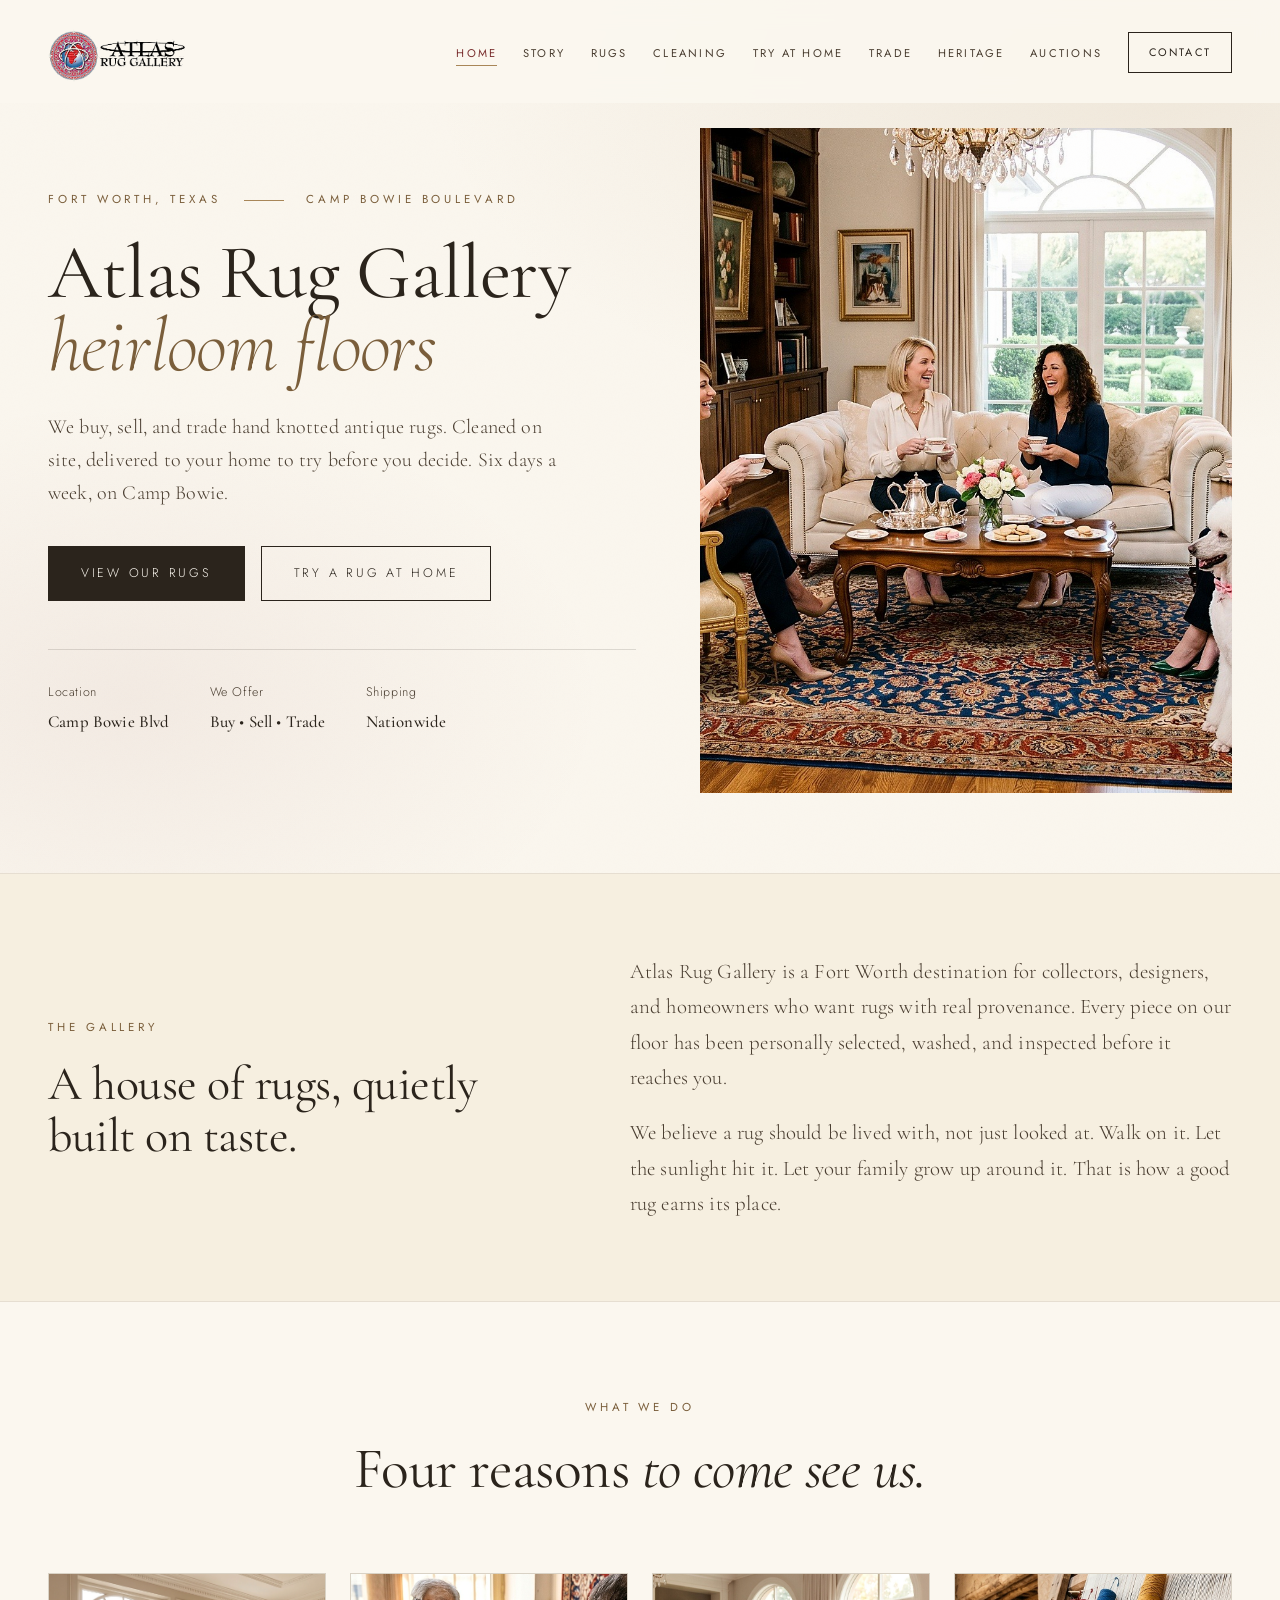
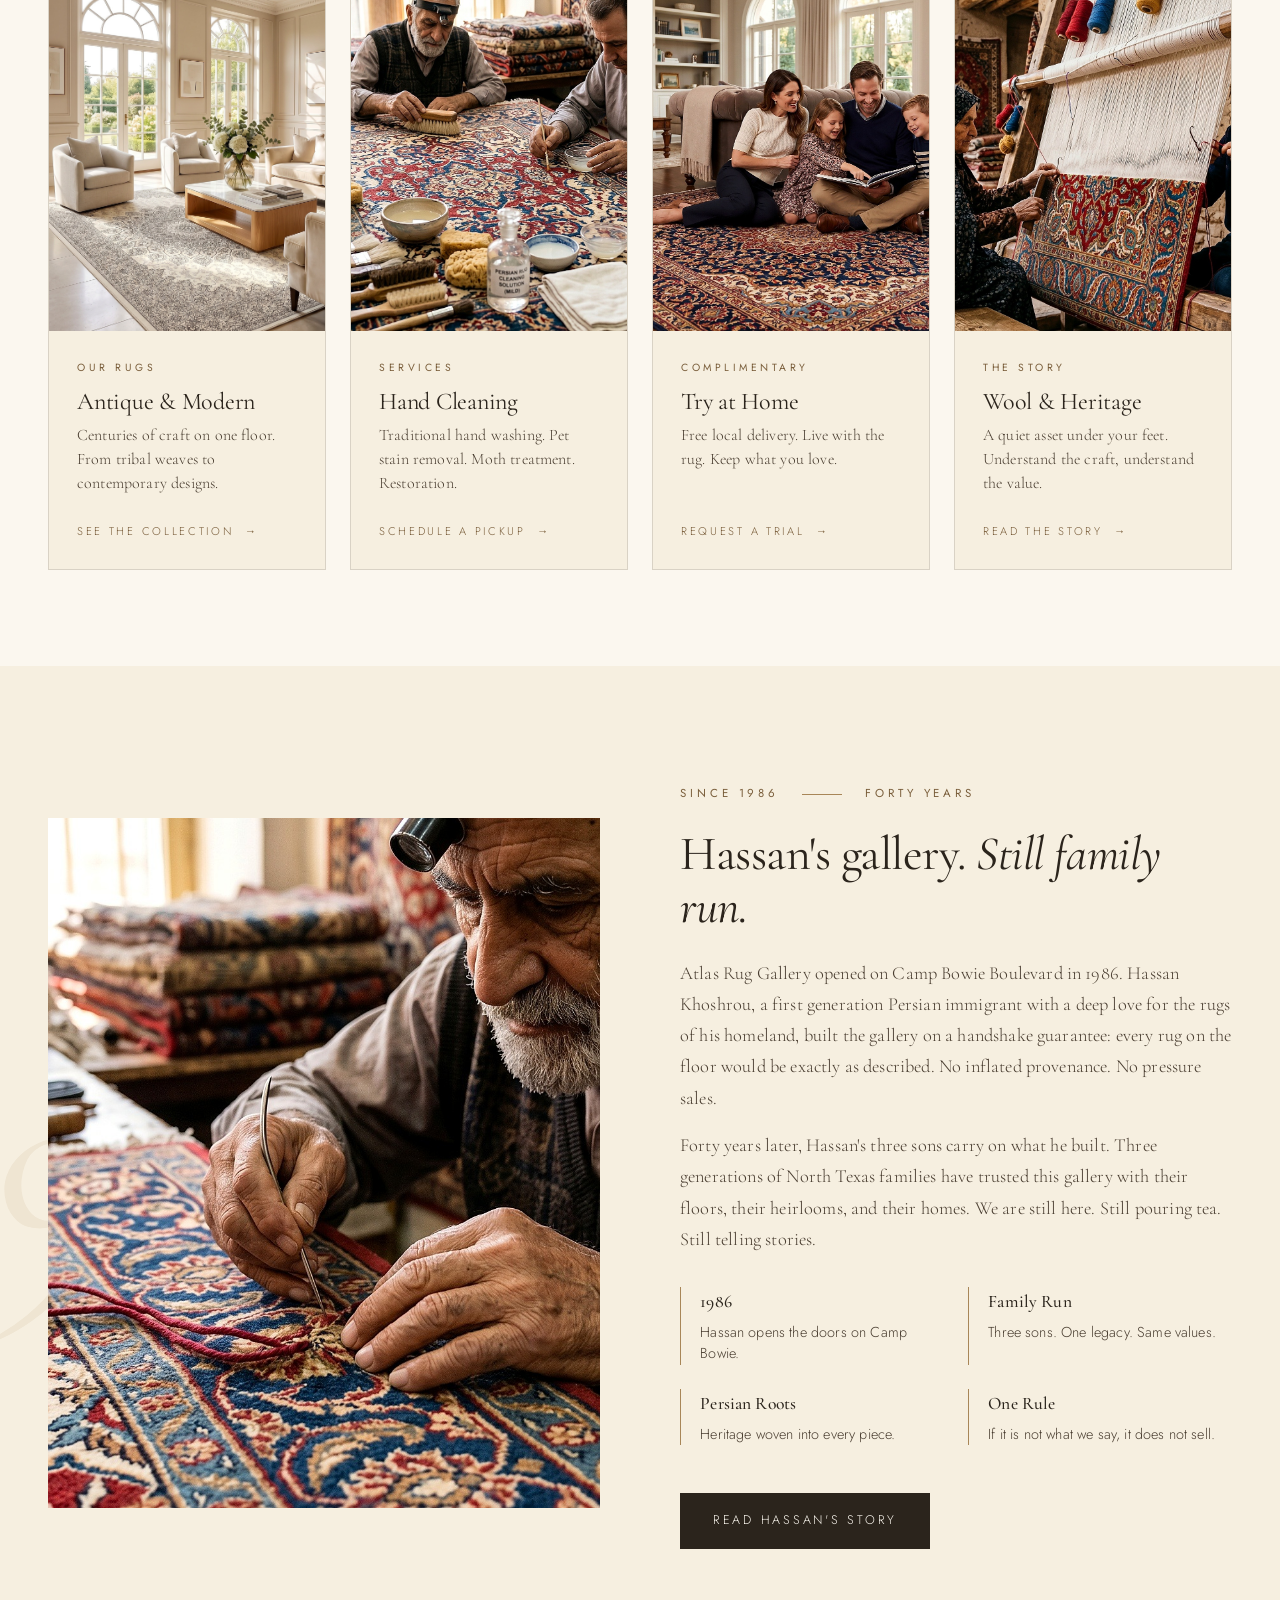
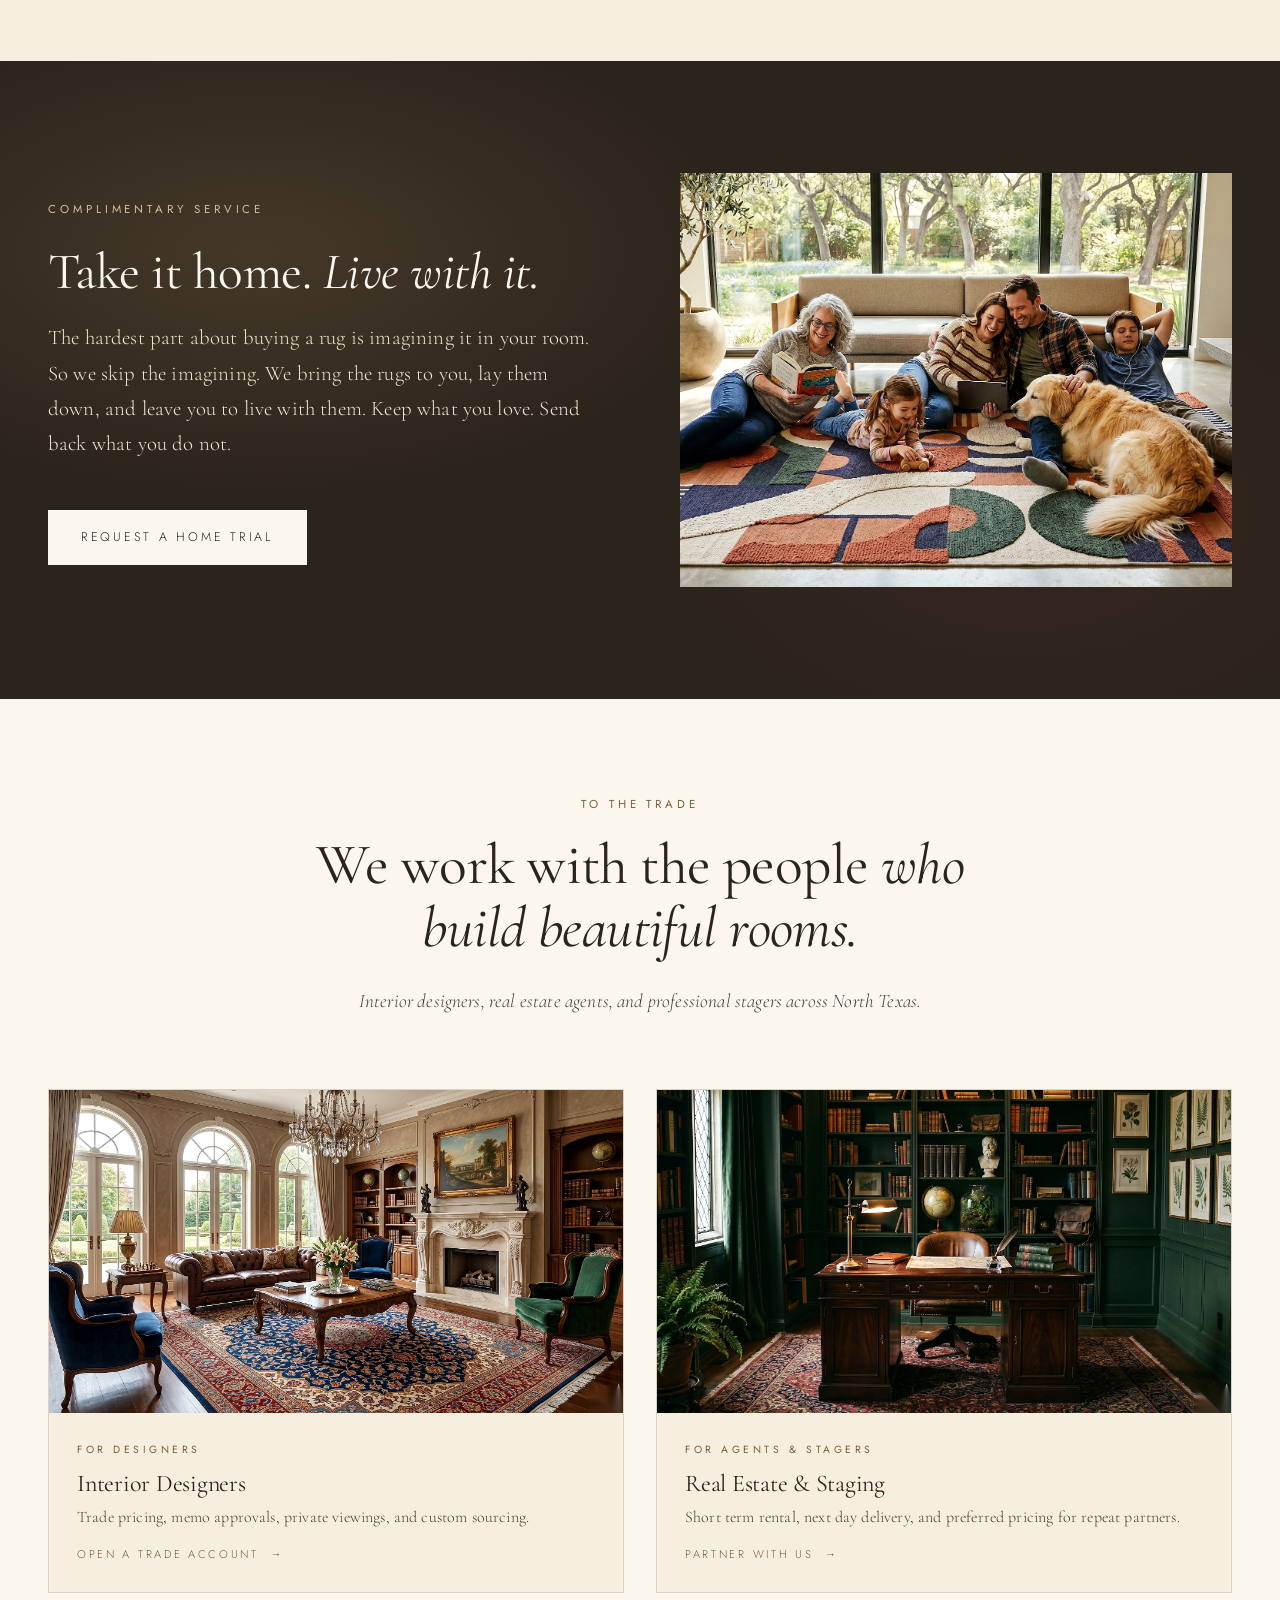
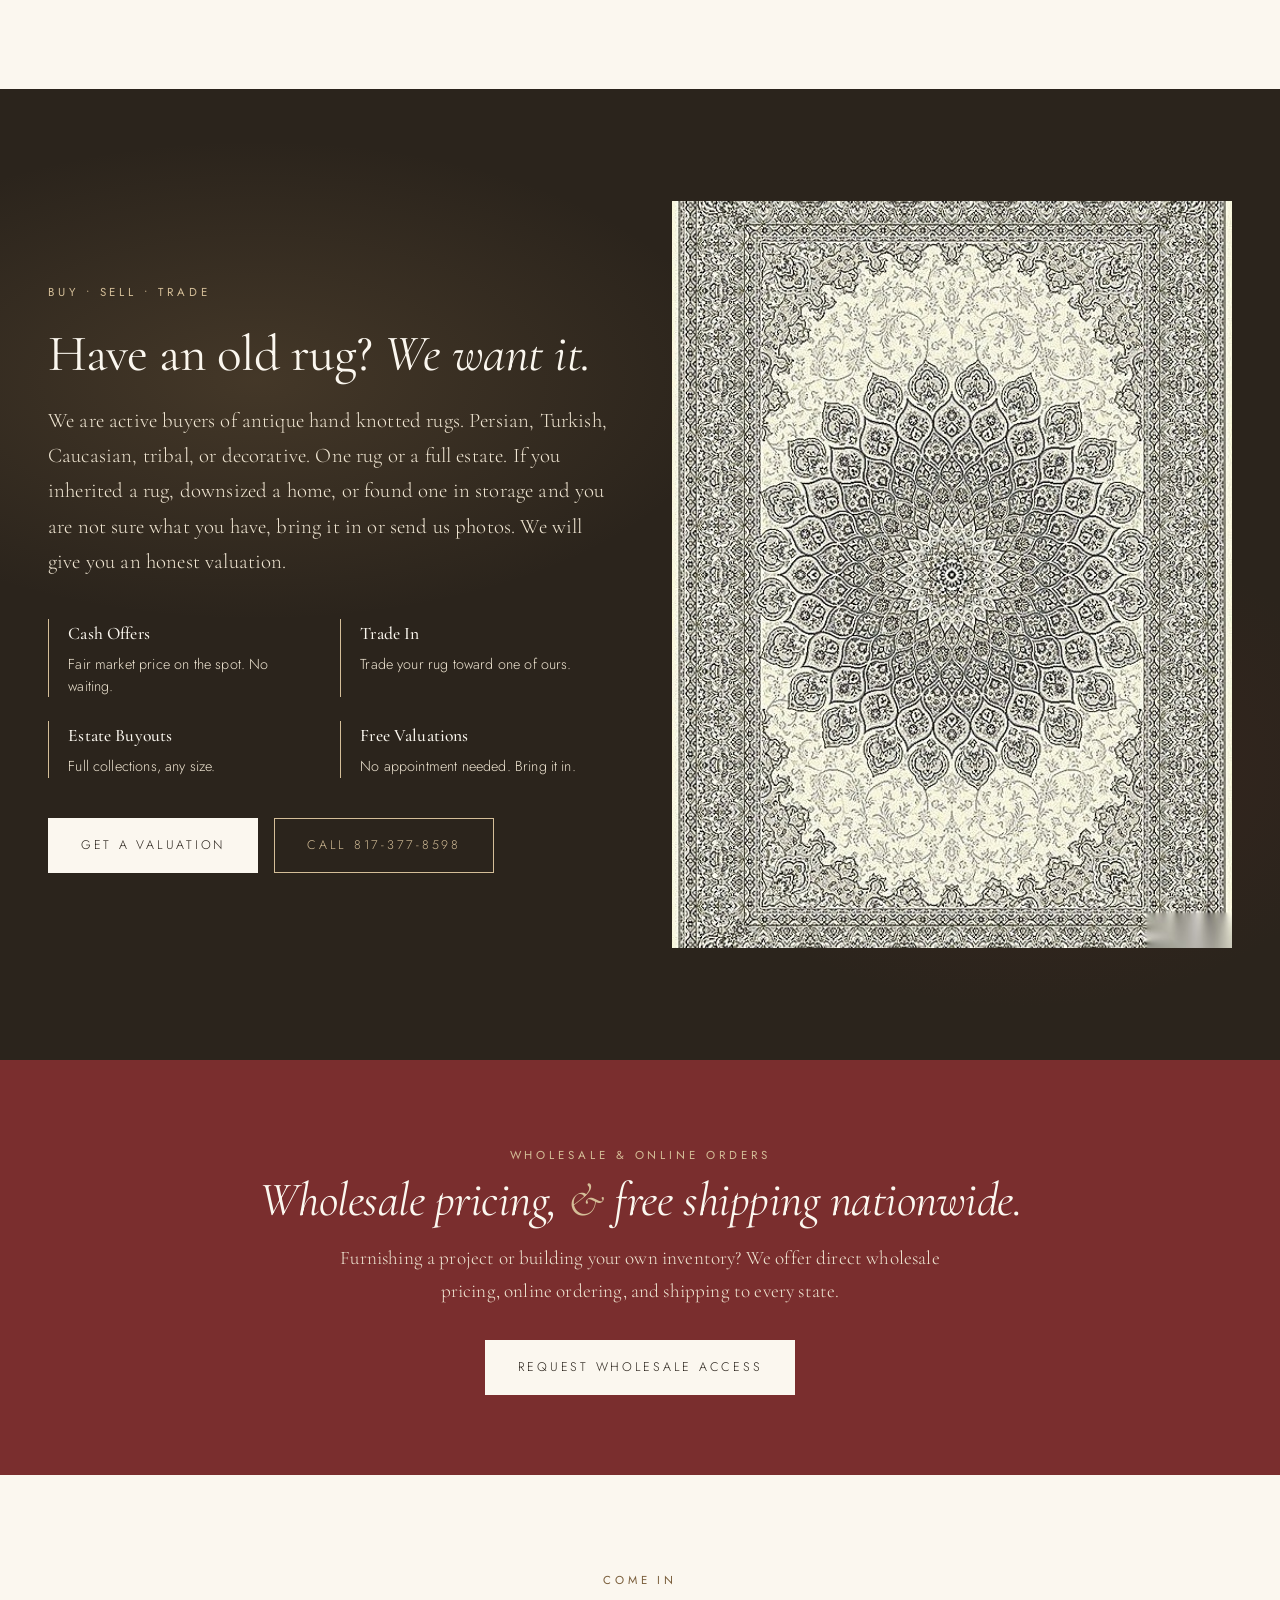
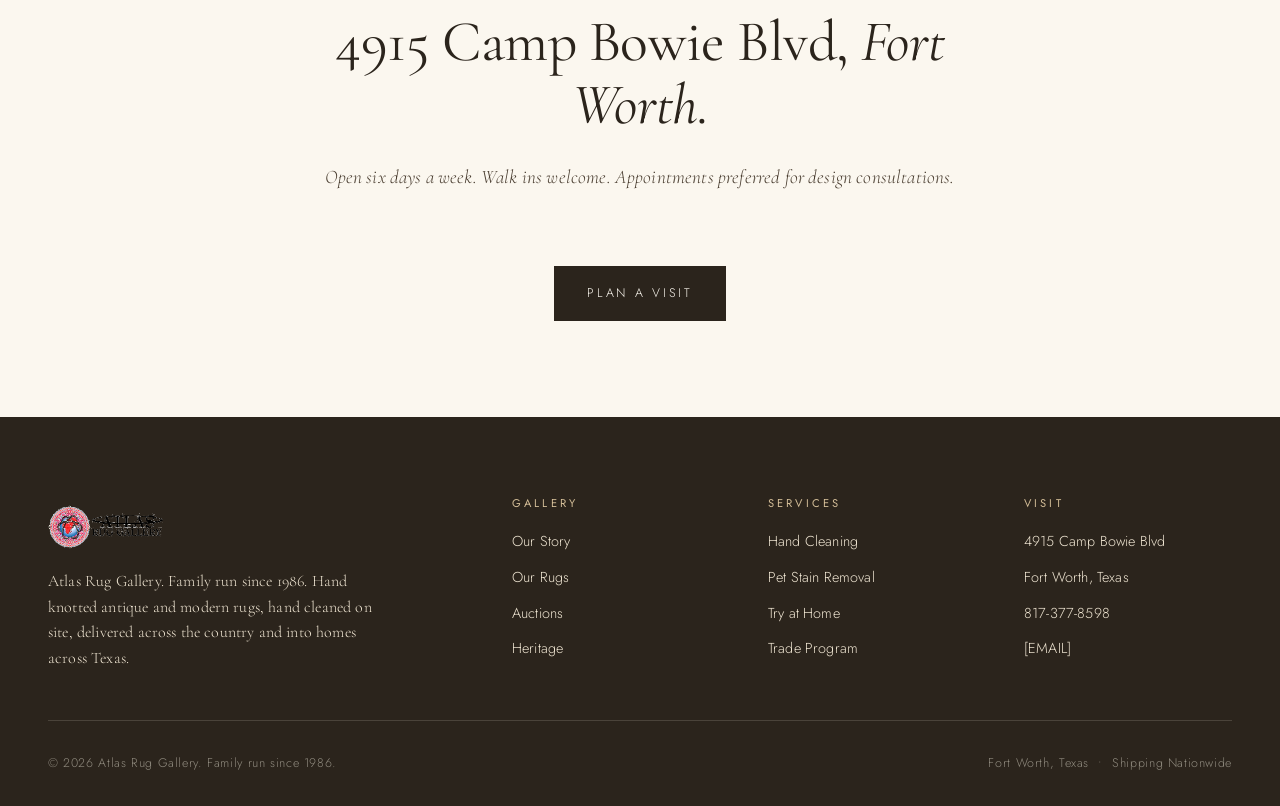
<file: index.html>
<!DOCTYPE html>
<html lang="en">
<head>
<meta charset="UTF-8">
<meta name="viewport" content="width=device-width, initial-scale=1.0">
<title>Atlas Rug Gallery | Antique &amp; Modern Rugs in Fort Worth, Texas</title>
<meta name="description" content="Atlas Rug Gallery. Fort Worth rug dealer since 1986. We buy, sell, and trade antique hand knotted rugs. Hand cleaning, pet stain removal, and free at home delivery. 4915 Camp Bowie Blvd, Fort Worth, TX 76107. Call 817-377-8598.">
<link rel="preconnect" href="https://fonts.googleapis.com">
<link rel="preconnect" href="https://fonts.gstatic.com" crossorigin>
<link href="https://fonts.googleapis.com/css2?family=Cormorant+Garamond:ital,wght@0,300;0,400;0,500;0,600;0,700;1,300;1,400;1,500&family=Jost:wght@300;400;500;600&display=swap" rel="stylesheet">
<link rel="stylesheet" href="assets/styles.css">
</head>
<body>

<nav id="nav">
  <a href="index.html" class="brand-wrap">
    <img src="assets/images/logo.png" alt="Atlas Rug Gallery" class="brand-logo">
  </a>
  <button class="burger" id="burger" aria-label="Menu"><span></span><span></span><span></span></button>
  <ul class="nav-links" id="navLinks">
    <li><a href="index.html" class="current">Home</a></li>
    <li><a href="about.html">Story</a></li>
    <li><a href="rugs.html">Rugs</a></li>
    <li><a href="cleaning.html">Cleaning</a></li>
    <li><a href="at-home.html">Try at Home</a></li>
    <li><a href="trade.html">Trade</a></li>
    <li><a href="heritage.html">Heritage</a></li>
    <li><a href="auctions.html">Auctions</a></li>
    <li><a href="contact.html" class="nav-cta">Contact</a></li>
  </ul>
</nav>

<header class="page-hero with-image">
  <div class="hero-text reveal">
    <span class="eyebrow">Fort Worth, Texas <span class="rule"></span> Camp Bowie Boulevard</span>
    <h1>Atlas Rug Gallery <span class="line-script ital">heirloom floors</span></h1>
    <p class="lede">
      We buy, sell, and trade hand knotted antique rugs. Cleaned on site, delivered
      to your home to try before you decide. Six days a week, on Camp Bowie.
    </p>
    <div class="cta-row">
      <a href="rugs.html" class="btn">View Our Rugs</a>
      <a href="at-home.html" class="btn outline">Try a Rug at Home</a>
    </div>
    <div class="meta-strip mt-3">
      <div>Location<strong>Camp Bowie Blvd</strong></div>
      <div>We Offer<strong>Buy &bull; Sell &bull; Trade</strong></div>
      <div>Shipping<strong>Nationwide</strong></div>
    </div>
  </div>
  <div class="hero-img reveal">
    <img src="assets/images/hero-ladies-tea.jpg" alt="Elegant living room featuring a fine Persian rug">
  </div>
</header>

<section style="background:var(--cream-100);border-top:1px solid var(--line-soft);border-bottom:1px solid var(--line-soft);padding:5rem var(--gutter)">
  <div class="container" style="display:grid;grid-template-columns:1fr 1.2fr;gap:5rem;align-items:center">
    <div class="reveal">
      <span class="eyebrow">The Gallery</span>
      <h2 style="font-size:clamp(2rem,4vw,3rem);margin-top:.75rem">A house of rugs, quietly built on taste.</h2>
    </div>
    <div class="reveal">
      <p style="font-family:var(--serif);font-size:1.3rem;line-height:1.7;color:var(--ink-soft);font-weight:300">
        Atlas Rug Gallery is a Fort Worth destination for collectors, designers, and
        homeowners who want rugs with real provenance. Every piece on our floor has
        been personally selected, washed, and inspected before it reaches you.
      </p>
      <p style="font-family:var(--serif);font-size:1.3rem;line-height:1.7;color:var(--ink-soft);font-weight:300;margin-top:1.25rem">
        We believe a rug should be lived with, not just looked at. Walk on it. Let the
        sunlight hit it. Let your family grow up around it. That is how a good rug earns
        its place.
      </p>
    </div>
  </div>
</section>

<section>
  <div class="container">
    <div class="section-head reveal">
      <span class="eyebrow center">What We Do</span>
      <h2>Four reasons <span class="ital">to come see us.</span></h2>
    </div>
    <div class="home-cards">
      <a href="rugs.html" class="home-card reveal">
        <div class="frame"><img src="assets/images/cream-living-room.jpg" alt="Light Persian rug in a cream living room"></div>
        <div class="body">
          <span class="eyebrow">Our Rugs</span>
          <h3>Antique &amp; Modern</h3>
          <p>Centuries of craft on one floor. From tribal weaves to contemporary designs.</p>
          <span class="arrow">See the Collection &nbsp;&rarr;</span>
        </div>
      </a>
      <a href="cleaning.html" class="home-card reveal">
        <div class="frame"><img src="assets/images/hand-cleaning.jpg" alt="Artisans hand washing a Persian rug"></div>
        <div class="body">
          <span class="eyebrow">Services</span>
          <h3>Hand Cleaning</h3>
          <p>Traditional hand washing. Pet stain removal. Moth treatment. Restoration.</p>
          <span class="arrow">Schedule a Pickup &nbsp;&rarr;</span>
        </div>
      </a>
      <a href="at-home.html" class="home-card reveal">
        <div class="frame"><img src="assets/images/family-persian-rug.jpg" alt="Family enjoying a Persian rug at home"></div>
        <div class="body">
          <span class="eyebrow">Complimentary</span>
          <h3>Try at Home</h3>
          <p>Free local delivery. Live with the rug. Keep what you love.</p>
          <span class="arrow">Request a Trial &nbsp;&rarr;</span>
        </div>
      </a>
      <a href="heritage.html" class="home-card reveal">
        <div class="frame"><img src="assets/images/rug-weaving.jpg" alt="Artisans weaving a rug on a traditional loom"></div>
        <div class="body">
          <span class="eyebrow">The Story</span>
          <h3>Wool &amp; Heritage</h3>
          <p>A quiet asset under your feet. Understand the craft, understand the value.</p>
          <span class="arrow">Read the Story &nbsp;&rarr;</span>
        </div>
      </a>
    </div>
  </div>
</section>

<section style="background:var(--cream-100);padding:7rem var(--gutter);position:relative;overflow:hidden">
  <div style="position:absolute;top:50%;left:-80px;transform:translateY(-50%);font-family:var(--serif);font-size:clamp(14rem,24vw,28rem);font-weight:300;color:var(--cream-200);line-height:1;font-style:italic;pointer-events:none;z-index:0;letter-spacing:-.05em">1986</div>
  <div class="container" style="position:relative;z-index:1">
    <div class="split reverse">
      <div class="split-text reveal">
        <span class="eyebrow">Since 1986 <span class="rule"></span> Forty Years</span>
        <h2>Hassan's gallery. <span class="ital">Still family run.</span></h2>
        <p>
          Atlas Rug Gallery opened on Camp Bowie Boulevard in 1986. Hassan
          Khoshrou, a first generation Persian immigrant with a deep love for
          the rugs of his homeland, built the gallery on a handshake guarantee:
          every rug on the floor would be exactly as described. No inflated
          provenance. No pressure sales.
        </p>
        <p>
          Forty years later, Hassan's three sons carry on what he built. Three
          generations of North Texas families have trusted this gallery with
          their floors, their heirlooms, and their homes. We are still here.
          Still pouring tea. Still telling stories.
        </p>
        <div class="feat-grid">
          <div><strong>1986</strong><p>Hassan opens the doors on Camp Bowie.</p></div>
          <div><strong>Family Run</strong><p>Three sons. One legacy. Same values.</p></div>
          <div><strong>Persian Roots</strong><p>Heritage woven into every piece.</p></div>
          <div><strong>One Rule</strong><p>If it is not what we say, it does not sell.</p></div>
        </div>
        <a href="about.html" class="btn mt-3">Read Hassan's Story</a>
      </div>
      <div class="split-img reveal">
        <div class="frame bordered"><img src="assets/images/hand-repair.jpg" alt="Master artisan restoring an antique rug by hand at Atlas Rug Gallery"></div>
      </div>
    </div>
  </div>
</section>

<section class="dark-section" style="padding:7rem var(--gutter)">
  <div class="container" style="display:grid;grid-template-columns:1fr 1fr;gap:5rem;align-items:center">
    <div class="reveal">
      <span class="eyebrow">Complimentary Service</span>
      <h2 style="font-size:clamp(2.2rem,4vw,3.5rem);margin-top:1rem">Take it home. <span class="ital">Live with it.</span></h2>
      <p style="font-family:var(--serif);font-size:1.3rem;line-height:1.7;margin-top:1.25rem;font-weight:300">
        The hardest part about buying a rug is imagining it in your room. So we skip
        the imagining. We bring the rugs to you, lay them down, and leave you to live
        with them. Keep what you love. Send back what you do not.
      </p>
      <a href="at-home.html" class="btn light mt-3">Request a Home Trial</a>
    </div>
    <div class="reveal">
      <div class="frame"><img src="assets/images/family-modern-rug.jpg" alt="Family gathered on a modern rug at home" style="aspect-ratio:4/3"></div>
    </div>
  </div>
</section>

<section>
  <div class="container">
    <div class="section-head reveal">
      <span class="eyebrow center">To the Trade</span>
      <h2>We work with the people <span class="ital">who build beautiful rooms.</span></h2>
      <p>Interior designers, real estate agents, and professional stagers across North Texas.</p>
    </div>
    <div style="display:grid;grid-template-columns:1fr 1fr;gap:2rem" class="trade-pair">
      <a href="trade.html" class="home-card reveal" style="min-height:340px">
        <div class="frame" style="aspect-ratio:16/9;height:auto"><img src="assets/images/library-rug.jpg" alt="Grand library with Persian rug"></div>
        <div class="body">
          <span class="eyebrow">For Designers</span>
          <h3>Interior Designers</h3>
          <p>Trade pricing, memo approvals, private viewings, and custom sourcing.</p>
          <span class="arrow">Open a Trade Account &nbsp;&rarr;</span>
        </div>
      </a>
      <a href="trade.html" class="home-card reveal" style="min-height:340px">
        <div class="frame" style="aspect-ratio:16/9;height:auto"><img src="assets/images/dark-academia-office.jpg" alt="Staged library office with rug"></div>
        <div class="body">
          <span class="eyebrow">For Agents &amp; Stagers</span>
          <h3>Real Estate &amp; Staging</h3>
          <p>Short term rental, next day delivery, and preferred pricing for repeat partners.</p>
          <span class="arrow">Partner With Us &nbsp;&rarr;</span>
        </div>
      </a>
    </div>
  </div>
</section>

<section class="dark-section" style="padding:7rem var(--gutter)">
  <div class="container" style="display:grid;grid-template-columns:1fr 1fr;gap:4rem;align-items:center">
    <div class="reveal">
      <span class="eyebrow">Buy &bull; Sell &bull; Trade</span>
      <h2 style="font-size:clamp(2.2rem,4vw,3.5rem);margin-top:1rem">Have an old rug? <span class="ital">We want it.</span></h2>
      <p style="font-family:var(--serif);font-size:1.3rem;line-height:1.7;margin-top:1.25rem;font-weight:300">
        We are active buyers of antique hand knotted rugs. Persian, Turkish,
        Caucasian, tribal, or decorative. One rug or a full estate. If you
        inherited a rug, downsized a home, or found one in storage and you
        are not sure what you have, bring it in or send us photos. We will
        give you an honest valuation.
      </p>
      <div class="feat-grid" style="margin-top:2.5rem">
        <div style="border-left-color:var(--sand)"><strong style="color:var(--cream-50)">Cash Offers</strong><p style="color:var(--cream-200)">Fair market price on the spot. No waiting.</p></div>
        <div style="border-left-color:var(--sand)"><strong style="color:var(--cream-50)">Trade In</strong><p style="color:var(--cream-200)">Trade your rug toward one of ours.</p></div>
        <div style="border-left-color:var(--sand)"><strong style="color:var(--cream-50)">Estate Buyouts</strong><p style="color:var(--cream-200)">Full collections, any size.</p></div>
        <div style="border-left-color:var(--sand)"><strong style="color:var(--cream-50)">Free Valuations</strong><p style="color:var(--cream-200)">No appointment needed. Bring it in.</p></div>
      </div>
      <div class="cta-row" style="margin-top:2.5rem">
        <a href="contact.html" class="btn light">Get a Valuation</a>
        <a href="tel:8173778598" class="btn" style="background:transparent;border-color:var(--sand);color:var(--sand)">Call 817-377-8598</a>
      </div>
    </div>
    <div class="reveal">
      <div class="frame"><img src="assets/images/persian-light-rug.jpg" alt="Fine antique Persian rug" style="aspect-ratio:3/4"></div>
    </div>
  </div>
</section>

<section class="accent-banner">
  <div class="container reveal">
    <span class="eyebrow light">Wholesale &amp; Online Orders</span>
    <h3>Wholesale pricing, <span class="amp ital">&amp;</span> free shipping nationwide.</h3>
    <p>Furnishing a project or building your own inventory? We offer direct wholesale pricing, online ordering, and shipping to every state.</p>
    <a href="contact.html" class="btn light">Request Wholesale Access</a>
  </div>
</section>

<section>
  <div class="container">
    <div class="section-head reveal">
      <span class="eyebrow center">Come In</span>
      <h2>4915 Camp Bowie Blvd, <span class="ital">Fort Worth.</span></h2>
      <p>Open six days a week. Walk ins welcome. Appointments preferred for design consultations.</p>
    </div>
    <div class="center reveal">
      <a href="contact.html" class="btn">Plan a Visit</a>
    </div>
  </div>
</section>

<footer>
  <div class="foot-grid">
    <div>
      <div class="foot-brand">
        <img src="assets/images/logo.png" alt="Atlas Rug Gallery">
      </div>
      <p class="foot-about">
        Atlas Rug Gallery. Family run since 1986. Hand knotted antique and modern rugs, hand cleaned on site,
        delivered across the country and into homes across Texas.
      </p>
    </div>
    <div class="foot-col">
      <h4>Gallery</h4>
      <ul>
        <li><a href="about.html">Our Story</a></li>
        <li><a href="rugs.html">Our Rugs</a></li>
        <li><a href="auctions.html">Auctions</a></li>
        <li><a href="heritage.html">Heritage</a></li>
      </ul>
    </div>
    <div class="foot-col">
      <h4>Services</h4>
      <ul>
        <li><a href="cleaning.html">Hand Cleaning</a></li>
        <li><a href="cleaning.html">Pet Stain Removal</a></li>
        <li><a href="at-home.html">Try at Home</a></li>
        <li><a href="trade.html">Trade Program</a></li>
      </ul>
    </div>
    <div class="foot-col">
      <h4>Visit</h4>
      <ul>
        <li>4915 Camp Bowie Blvd</li>
        <li>Fort Worth, Texas</li>
        <li>817-377-8598</li>
        <li>[EMAIL]</li>
      </ul>
    </div>
  </div>
  <div class="foot-bottom">
    <div>&copy; <span id="yr"></span> Atlas Rug Gallery. Family run since 1986.</div>
    <div>Fort Worth, Texas &nbsp;&bull;&nbsp; Shipping Nationwide</div>
  </div>
</footer>

<script src="assets/site.js"></script>
</body>
</html>
</file>
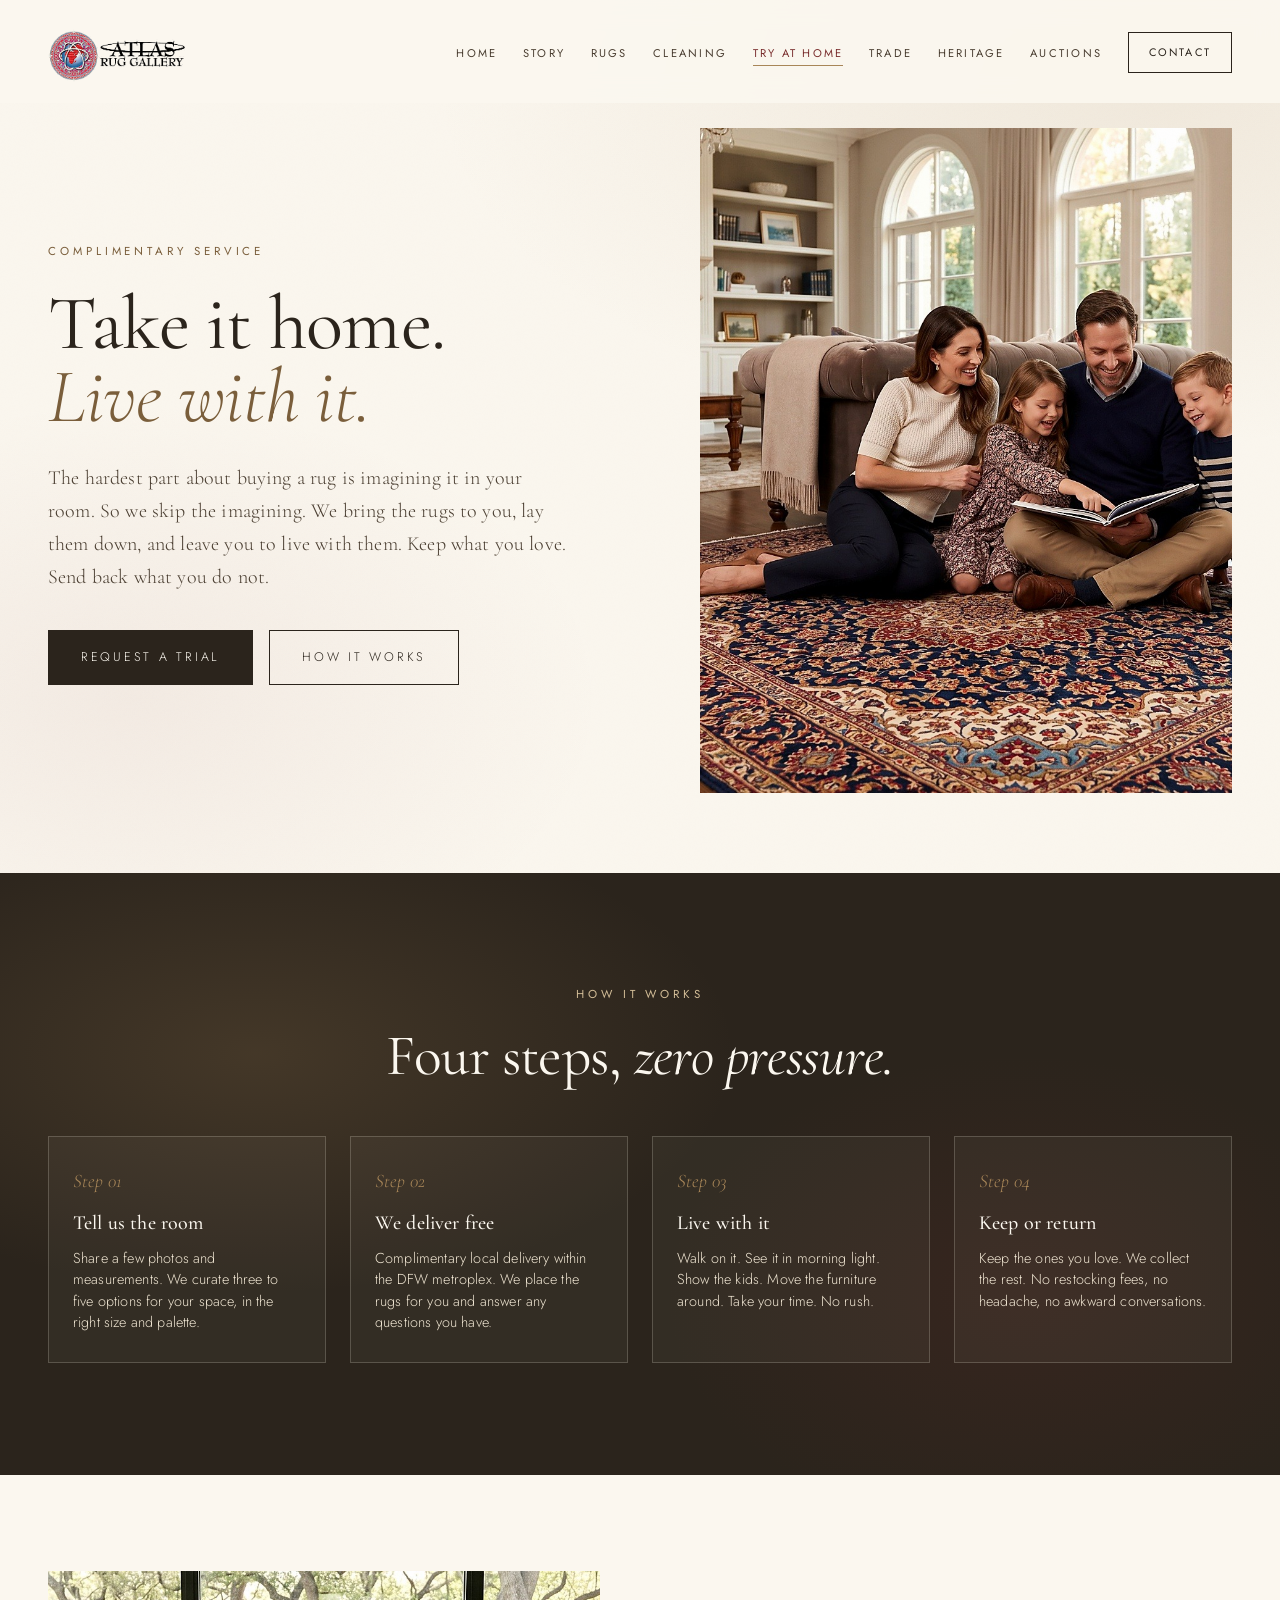
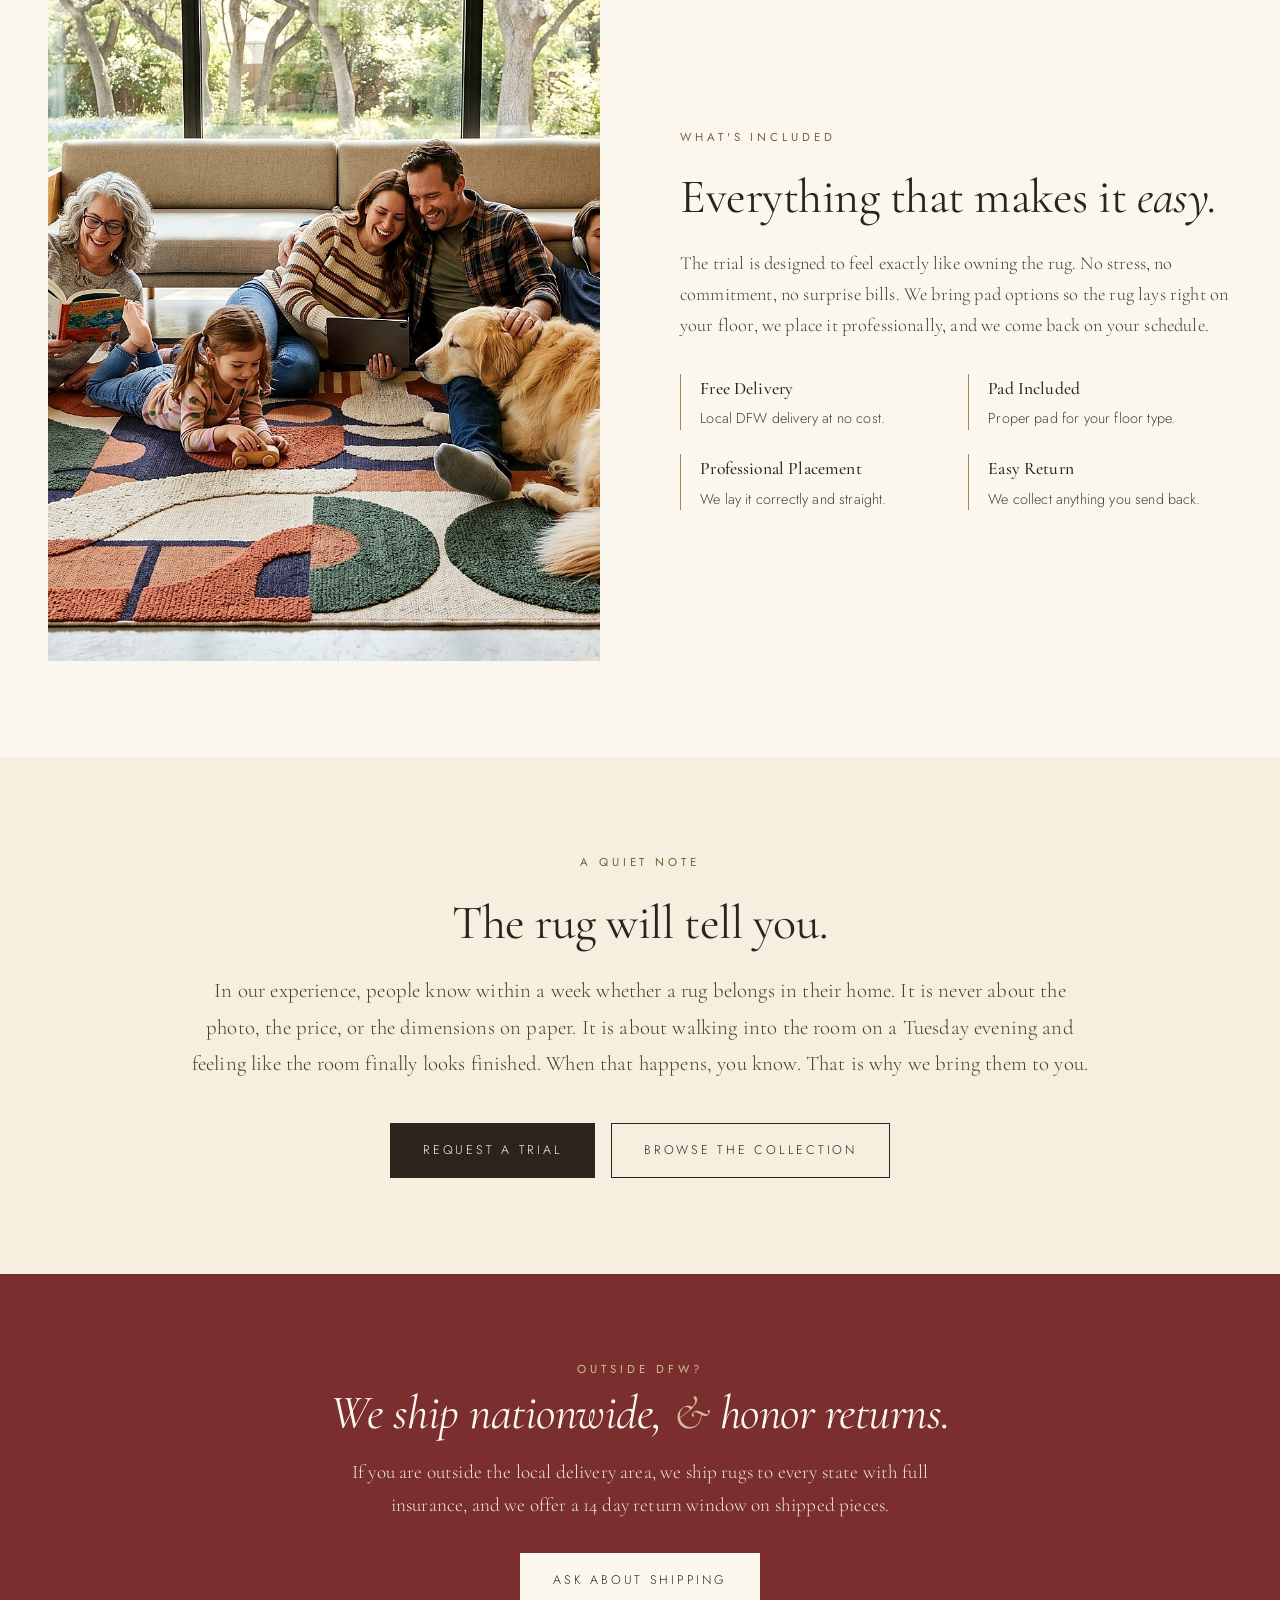
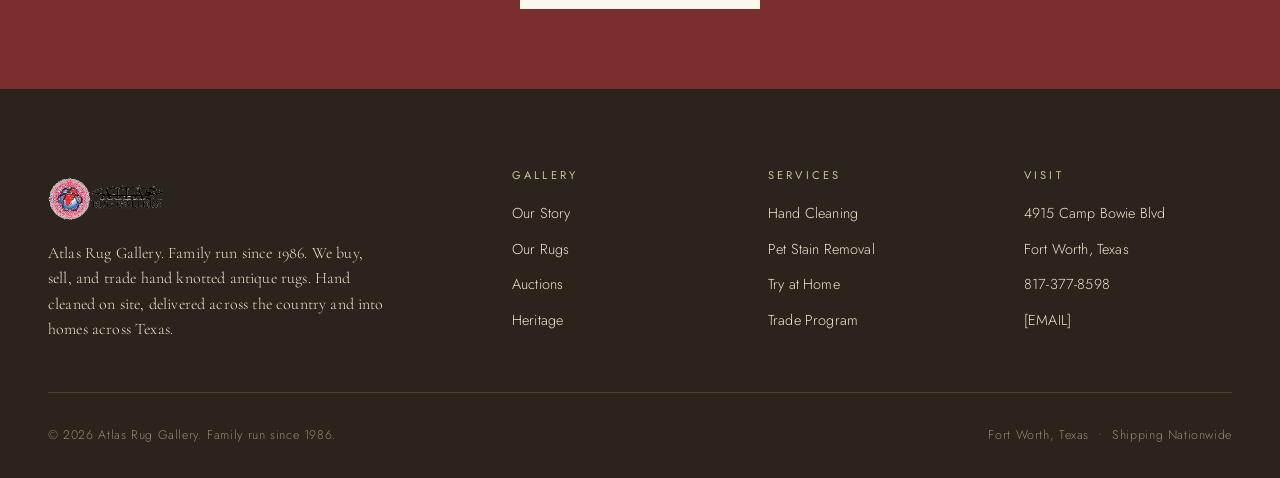
<file: at-home.html>
<!DOCTYPE html>
<html lang="en">
<head>
<meta charset="UTF-8">
<meta name="viewport" content="width=device-width, initial-scale=1.0">
<title>Try a Rug at Home | Atlas Rug Gallery</title>
<meta name="description" content="Complimentary at home rug trial from Atlas Rug Gallery. Free local delivery, live with the rug, keep what you love.">
<link rel="preconnect" href="https://fonts.googleapis.com">
<link rel="preconnect" href="https://fonts.gstatic.com" crossorigin>
<link href="https://fonts.googleapis.com/css2?family=Cormorant+Garamond:ital,wght@0,300;0,400;0,500;0,600;0,700;1,300;1,400;1,500&family=Jost:wght@300;400;500;600&display=swap" rel="stylesheet">
<link rel="stylesheet" href="assets/styles.css">
</head>
<body>

<nav id="nav">
  <a href="index.html" class="brand-wrap"><img src="assets/images/logo.png" alt="Atlas Rug Gallery" class="brand-logo"></a>
  <button class="burger" id="burger" aria-label="Menu"><span></span><span></span><span></span></button>
  <ul class="nav-links" id="navLinks">
    <li><a href="index.html">Home</a></li>
    <li><a href="about.html">Story</a></li>
    <li><a href="rugs.html">Rugs</a></li>
    <li><a href="cleaning.html">Cleaning</a></li>
    <li><a href="at-home.html" class="current">Try at Home</a></li>
    <li><a href="trade.html">Trade</a></li>
    <li><a href="heritage.html">Heritage</a></li>
    <li><a href="auctions.html">Auctions</a></li>
    <li><a href="contact.html" class="nav-cta">Contact</a></li>
  </ul>
</nav>

<header class="page-hero with-image">
  <div class="hero-text reveal">
    <span class="eyebrow">Complimentary Service</span>
    <h1>Take it home. <span class="line-script ital">Live with it.</span></h1>
    <p class="lede">
      The hardest part about buying a rug is imagining it in your room. So we skip
      the imagining. We bring the rugs to you, lay them down, and leave you to live
      with them. Keep what you love. Send back what you do not.
    </p>
    <div class="cta-row">
      <a href="contact.html" class="btn">Request a Trial</a>
      <a href="#how" class="btn outline">How It Works</a>
    </div>
  </div>
  <div class="hero-img reveal">
    <img src="assets/images/family-persian-rug.jpg" alt="Family enjoying a Persian rug in their home">
  </div>
</header>

<section id="how" class="dark-section" style="padding:7rem var(--gutter)">
  <div class="container reveal">
    <div class="section-head" style="margin-bottom:3rem">
      <span class="eyebrow center">How It Works</span>
      <h2 style="color:var(--cream-50)">Four steps, <span class="ital">zero pressure.</span></h2>
    </div>
    <div class="steps">
      <div class="step">
        <span class="n">Step 01</span>
        <strong>Tell us the room</strong>
        <p>Share a few photos and measurements. We curate three to five options for your space, in the right size and palette.</p>
      </div>
      <div class="step">
        <span class="n">Step 02</span>
        <strong>We deliver free</strong>
        <p>Complimentary local delivery within the DFW metroplex. We place the rugs for you and answer any questions you have.</p>
      </div>
      <div class="step">
        <span class="n">Step 03</span>
        <strong>Live with it</strong>
        <p>Walk on it. See it in morning light. Show the kids. Move the furniture around. Take your time. No rush.</p>
      </div>
      <div class="step">
        <span class="n">Step 04</span>
        <strong>Keep or return</strong>
        <p>Keep the ones you love. We collect the rest. No restocking fees, no headache, no awkward conversations.</p>
      </div>
    </div>
  </div>
</section>

<section>
  <div class="container">
    <div class="split">
      <div class="split-img reveal">
        <div class="frame bordered"><img src="assets/images/family-modern-rug.jpg" alt="Family gathered on a rug in their living room"></div>
      </div>
      <div class="split-text reveal">
        <span class="eyebrow">What's Included</span>
        <h2>Everything that makes it <span class="ital">easy.</span></h2>
        <p>
          The trial is designed to feel exactly like owning the rug. No stress, no
          commitment, no surprise bills. We bring pad options so the rug lays right
          on your floor, we place it professionally, and we come back on your schedule.
        </p>
        <div class="feat-grid">
          <div><strong>Free Delivery</strong><p>Local DFW delivery at no cost.</p></div>
          <div><strong>Pad Included</strong><p>Proper pad for your floor type.</p></div>
          <div><strong>Professional Placement</strong><p>We lay it correctly and straight.</p></div>
          <div><strong>Easy Return</strong><p>We collect anything you send back.</p></div>
        </div>
      </div>
    </div>
  </div>
</section>

<section style="background:var(--cream-100)" class="reveal">
  <div class="container-narrow center">
    <span class="eyebrow center">A Quiet Note</span>
    <h2 style="font-size:clamp(2rem,4vw,3rem);margin-top:1rem">The rug will tell you.</h2>
    <p style="font-family:var(--serif);font-size:1.3rem;color:var(--ink-soft);font-weight:300;margin-top:1.5rem;line-height:1.75">
      In our experience, people know within a week whether a rug belongs in their
      home. It is never about the photo, the price, or the dimensions on paper. It
      is about walking into the room on a Tuesday evening and feeling like the room
      finally looks finished. When that happens, you know. That is why we bring them
      to you.
    </p>
    <div class="cta-row" style="justify-content:center;margin-top:2.5rem">
      <a href="contact.html" class="btn">Request a Trial</a>
      <a href="rugs.html" class="btn outline">Browse the Collection</a>
    </div>
  </div>
</section>

<section class="accent-banner">
  <div class="container reveal">
    <span class="eyebrow light">Outside DFW?</span>
    <h3>We ship nationwide, <span class="amp ital">&amp;</span> honor returns.</h3>
    <p>If you are outside the local delivery area, we ship rugs to every state with full insurance, and we offer a 14 day return window on shipped pieces.</p>
    <a href="contact.html" class="btn light">Ask About Shipping</a>
  </div>
</section>

<footer>
  <div class="foot-grid">
    <div>
      <div class="foot-brand"><img src="assets/images/logo.png" alt="Atlas Rug Gallery"></div>
      <p class="foot-about">Atlas Rug Gallery. Family run since 1986. We buy, sell, and trade hand knotted antique rugs. Hand cleaned on site, delivered across the country and into homes across Texas.</p>
    </div>
    <div class="foot-col"><h4>Gallery</h4><ul>
      <li><a href="about.html">Our Story</a></li>
      <li><a href="rugs.html">Our Rugs</a></li>
      <li><a href="auctions.html">Auctions</a></li>
      <li><a href="heritage.html">Heritage</a></li>
    </ul></div>
    <div class="foot-col"><h4>Services</h4><ul>
      <li><a href="cleaning.html">Hand Cleaning</a></li>
      <li><a href="cleaning.html">Pet Stain Removal</a></li>
      <li><a href="at-home.html">Try at Home</a></li>
      <li><a href="trade.html">Trade Program</a></li>
    </ul></div>
    <div class="foot-col"><h4>Visit</h4><ul>
      <li>4915 Camp Bowie Blvd</li>
      <li>Fort Worth, Texas</li>
      <li>817-377-8598</li>
      <li>[EMAIL]</li>
    </ul></div>
  </div>
  <div class="foot-bottom">
    <div>&copy; <span id="yr"></span> Atlas Rug Gallery. Family run since 1986.</div>
    <div>Fort Worth, Texas &nbsp;&bull;&nbsp; Shipping Nationwide</div>
  </div>
</footer>

<script src="assets/site.js"></script>
</body>
</html>
</file>
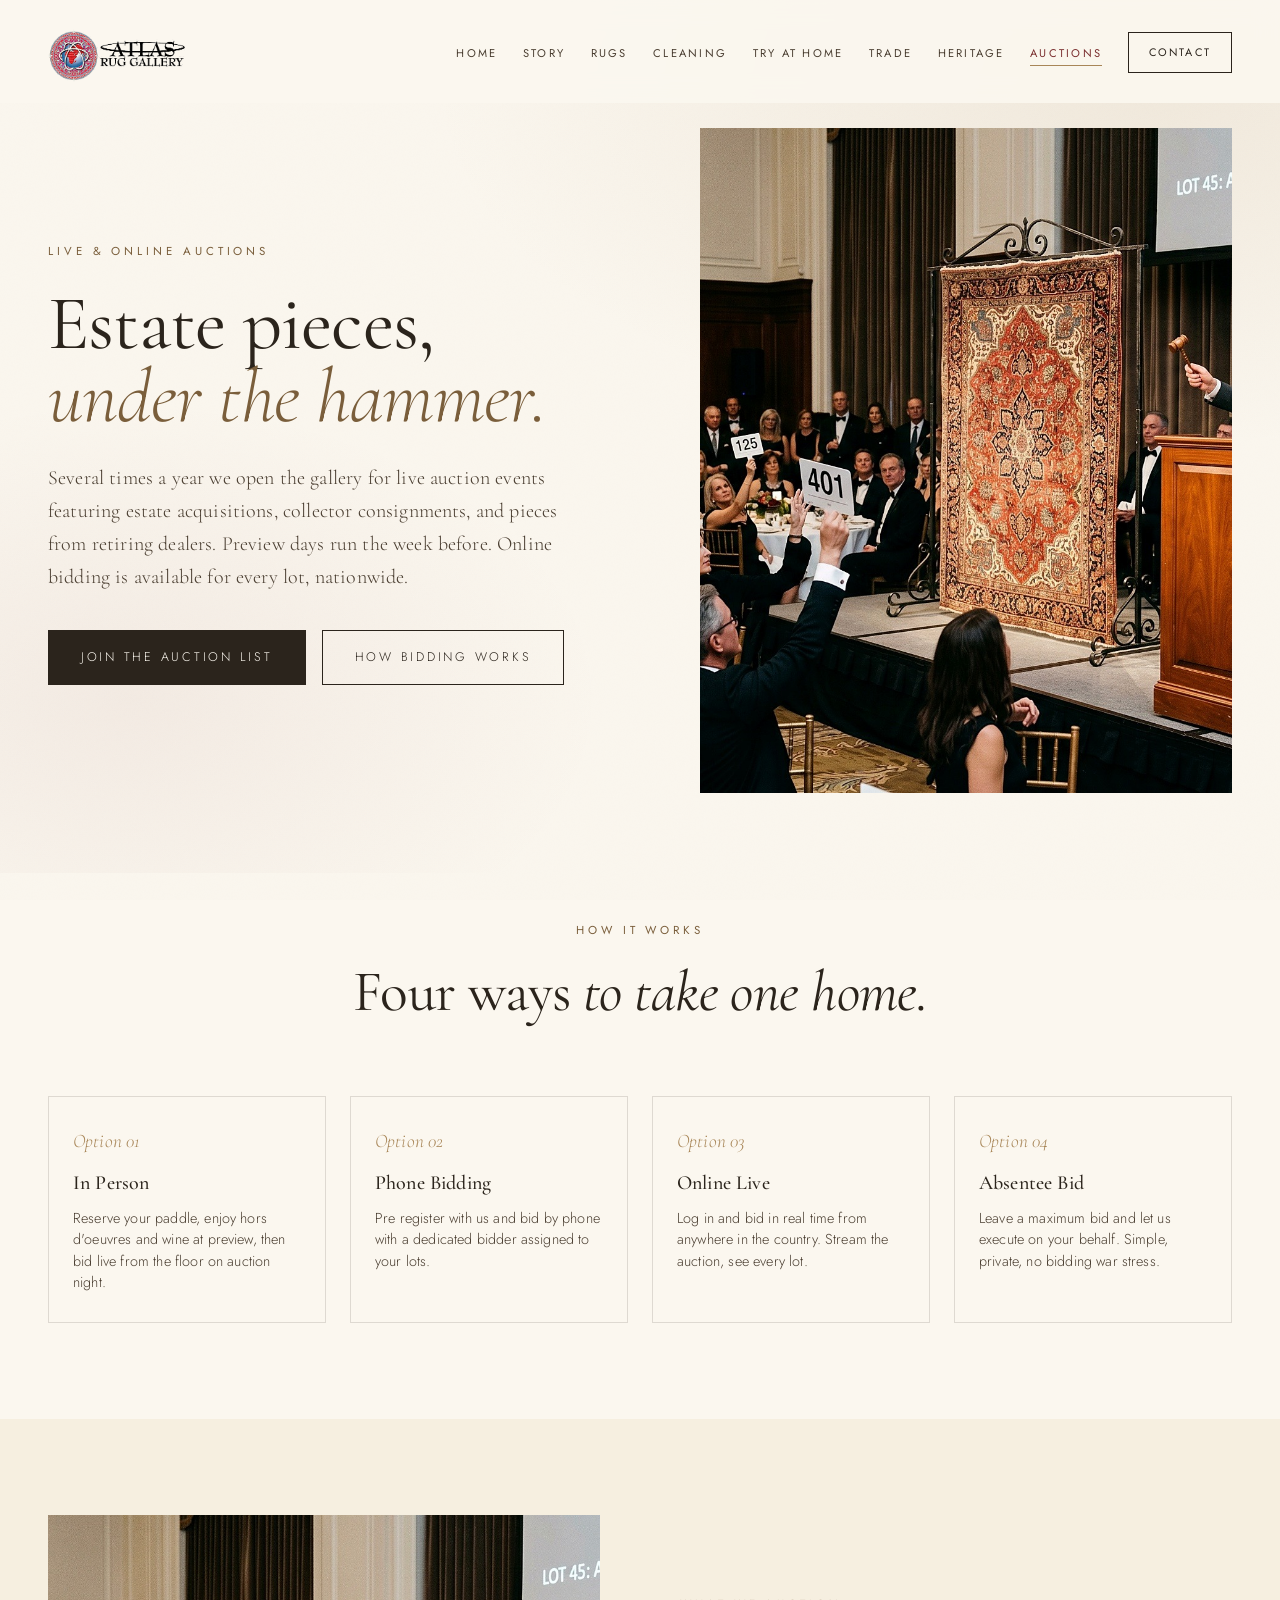
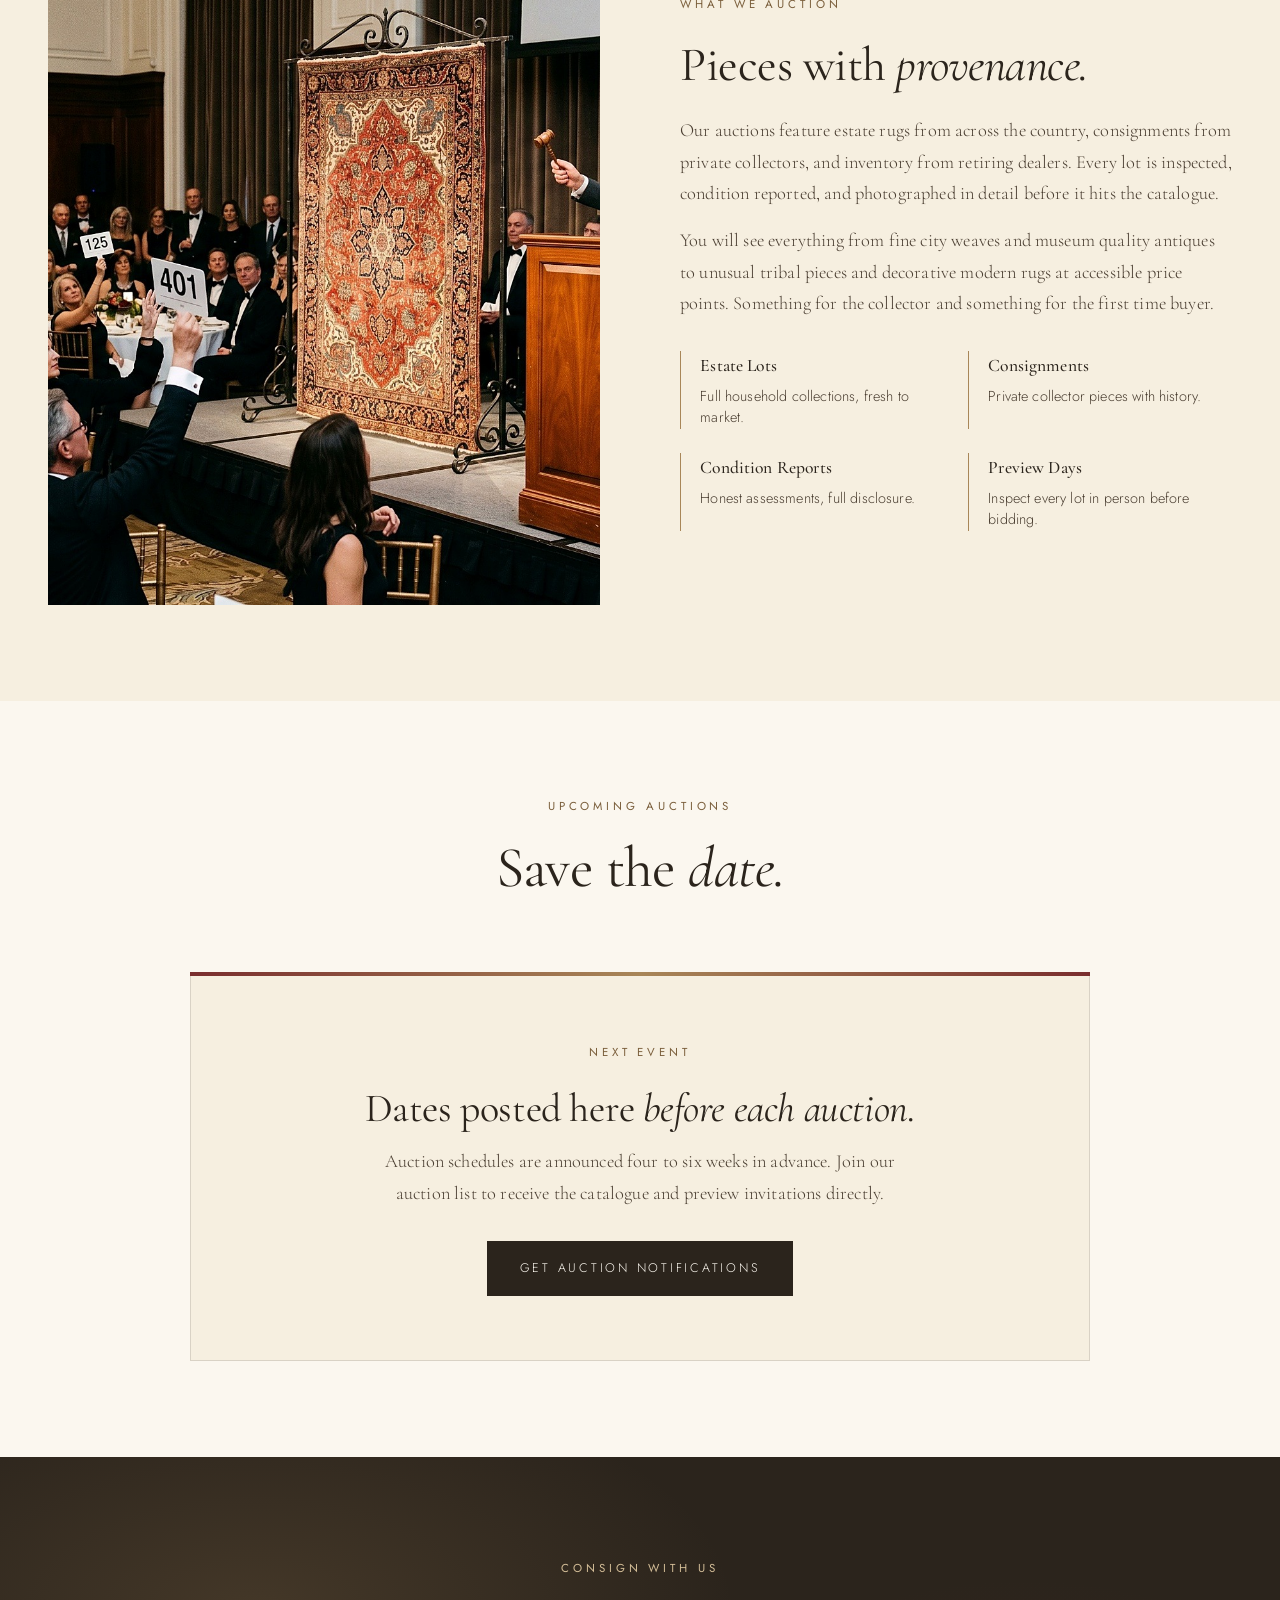
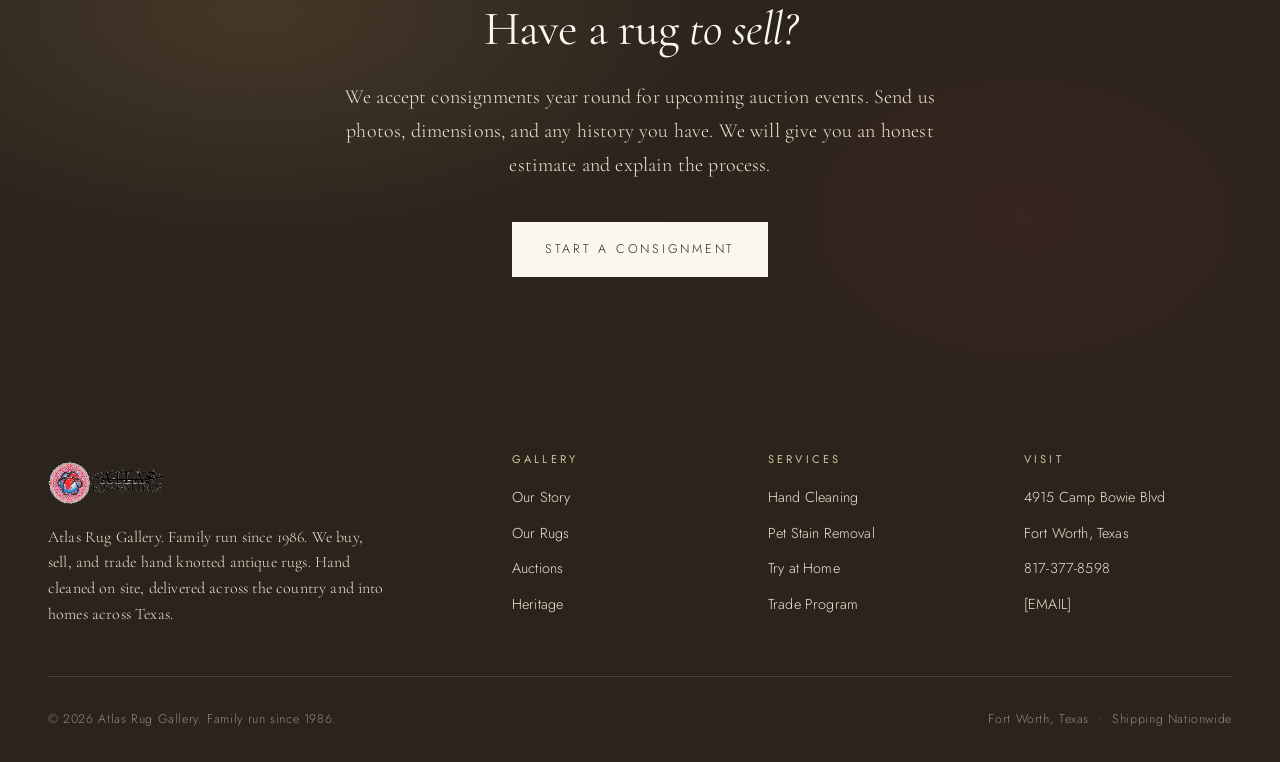
<file: auctions.html>
<!DOCTYPE html>
<html lang="en">
<head>
<meta charset="UTF-8">
<meta name="viewport" content="width=device-width, initial-scale=1.0">
<title>Auctions | Atlas Rug Gallery</title>
<meta name="description" content="Live and online rug auctions at Atlas Rug Gallery. Estate acquisitions, collector consignments, and fine antique pieces under the hammer several times a year.">
<link rel="preconnect" href="https://fonts.googleapis.com">
<link rel="preconnect" href="https://fonts.gstatic.com" crossorigin>
<link href="https://fonts.googleapis.com/css2?family=Cormorant+Garamond:ital,wght@0,300;0,400;0,500;0,600;0,700;1,300;1,400;1,500&family=Jost:wght@300;400;500;600&display=swap" rel="stylesheet">
<link rel="stylesheet" href="assets/styles.css">
</head>
<body>

<nav id="nav">
  <a href="index.html" class="brand-wrap"><img src="assets/images/logo.png" alt="Atlas Rug Gallery" class="brand-logo"></a>
  <button class="burger" id="burger" aria-label="Menu"><span></span><span></span><span></span></button>
  <ul class="nav-links" id="navLinks">
    <li><a href="index.html">Home</a></li>
    <li><a href="about.html">Story</a></li>
    <li><a href="rugs.html">Rugs</a></li>
    <li><a href="cleaning.html">Cleaning</a></li>
    <li><a href="at-home.html">Try at Home</a></li>
    <li><a href="trade.html">Trade</a></li>
    <li><a href="heritage.html">Heritage</a></li>
    <li><a href="auctions.html" class="current">Auctions</a></li>
    <li><a href="contact.html" class="nav-cta">Contact</a></li>
  </ul>
</nav>

<header class="page-hero with-image">
  <div class="hero-text reveal">
    <span class="eyebrow">Live &amp; Online Auctions</span>
    <h1>Estate pieces, <span class="line-script ital">under the hammer.</span></h1>
    <p class="lede">
      Several times a year we open the gallery for live auction events featuring
      estate acquisitions, collector consignments, and pieces from retiring dealers.
      Preview days run the week before. Online bidding is available for every lot,
      nationwide.
    </p>
    <div class="cta-row">
      <a href="contact.html" class="btn">Join the Auction List</a>
      <a href="#how" class="btn outline">How Bidding Works</a>
    </div>
  </div>
  <div class="hero-img reveal">
    <img src="assets/images/auction.jpg" alt="Live rug auction event with bidders and antique Persian rug on display">
  </div>
</header>

<section id="how" style="padding-top:3rem">
  <div class="container">
    <div class="section-head reveal">
      <span class="eyebrow center">How It Works</span>
      <h2>Four ways <span class="ital">to take one home.</span></h2>
    </div>
    <div class="steps reveal">
      <div class="step">
        <span class="n">Option 01</span>
        <strong>In Person</strong>
        <p>Reserve your paddle, enjoy hors d'oeuvres and wine at preview, then bid live from the floor on auction night.</p>
      </div>
      <div class="step">
        <span class="n">Option 02</span>
        <strong>Phone Bidding</strong>
        <p>Pre register with us and bid by phone with a dedicated bidder assigned to your lots.</p>
      </div>
      <div class="step">
        <span class="n">Option 03</span>
        <strong>Online Live</strong>
        <p>Log in and bid in real time from anywhere in the country. Stream the auction, see every lot.</p>
      </div>
      <div class="step">
        <span class="n">Option 04</span>
        <strong>Absentee Bid</strong>
        <p>Leave a maximum bid and let us execute on your behalf. Simple, private, no bidding war stress.</p>
      </div>
    </div>
  </div>
</section>

<section style="background:var(--cream-100)">
  <div class="container">
    <div class="split">
      <div class="split-img reveal">
        <div class="frame bordered"><img src="assets/images/auction.jpg" alt="Auction house event featuring a 17th century Isfahan rug"></div>
      </div>
      <div class="split-text reveal">
        <span class="eyebrow">What We Auction</span>
        <h2>Pieces with <span class="ital">provenance.</span></h2>
        <p>
          Our auctions feature estate rugs from across the country, consignments
          from private collectors, and inventory from retiring dealers. Every lot
          is inspected, condition reported, and photographed in detail before it
          hits the catalogue.
        </p>
        <p>
          You will see everything from fine city weaves and museum quality antiques
          to unusual tribal pieces and decorative modern rugs at accessible price
          points. Something for the collector and something for the first time buyer.
        </p>
        <div class="feat-grid">
          <div><strong>Estate Lots</strong><p>Full household collections, fresh to market.</p></div>
          <div><strong>Consignments</strong><p>Private collector pieces with history.</p></div>
          <div><strong>Condition Reports</strong><p>Honest assessments, full disclosure.</p></div>
          <div><strong>Preview Days</strong><p>Inspect every lot in person before bidding.</p></div>
        </div>
      </div>
    </div>
  </div>
</section>

<section>
  <div class="container">
    <div class="section-head reveal">
      <span class="eyebrow center">Upcoming Auctions</span>
      <h2>Save the <span class="ital">date.</span></h2>
    </div>
    <div class="container-narrow reveal" style="background:var(--cream-100);border:1px solid var(--line);padding:4rem 3rem;text-align:center;position:relative">
      <div style="position:absolute;top:-1px;left:-1px;right:-1px;height:4px;background:linear-gradient(90deg,var(--persian),var(--bronze),var(--persian))"></div>
      <span class="eyebrow">Next Event</span>
      <h3 style="font-size:clamp(1.8rem,3.5vw,2.5rem);margin:1rem 0">Dates posted here <span class="ital">before each auction.</span></h3>
      <p style="font-family:var(--serif);font-size:1.15rem;line-height:1.7;color:var(--ink-soft);font-weight:300;max-width:540px;margin:1rem auto 0">
        Auction schedules are announced four to six weeks in advance. Join our
        auction list to receive the catalogue and preview invitations directly.
      </p>
      <div class="cta-row" style="justify-content:center;margin-top:2rem">
        <a href="contact.html" class="btn">Get Auction Notifications</a>
      </div>
    </div>
  </div>
</section>

<section class="dark-section" style="padding:6rem var(--gutter)">
  <div class="container center reveal">
    <span class="eyebrow">Consign With Us</span>
    <h2 style="font-size:clamp(2rem,4vw,3rem);margin-top:1rem">Have a rug <span class="ital">to sell?</span></h2>
    <p style="font-family:var(--serif);font-size:1.25rem;line-height:1.7;max-width:640px;margin:1.5rem auto 0;font-weight:300">
      We accept consignments year round for upcoming auction events. Send us
      photos, dimensions, and any history you have. We will give you an honest
      estimate and explain the process.
    </p>
    <div class="cta-row" style="justify-content:center;margin-top:2.5rem">
      <a href="contact.html" class="btn light">Start a Consignment</a>
    </div>
  </div>
</section>

<footer>
  <div class="foot-grid">
    <div>
      <div class="foot-brand"><img src="assets/images/logo.png" alt="Atlas Rug Gallery"></div>
      <p class="foot-about">Atlas Rug Gallery. Family run since 1986. We buy, sell, and trade hand knotted antique rugs. Hand cleaned on site, delivered across the country and into homes across Texas.</p>
    </div>
    <div class="foot-col"><h4>Gallery</h4><ul>
      <li><a href="about.html">Our Story</a></li>
      <li><a href="rugs.html">Our Rugs</a></li>
      <li><a href="auctions.html">Auctions</a></li>
      <li><a href="heritage.html">Heritage</a></li>
    </ul></div>
    <div class="foot-col"><h4>Services</h4><ul>
      <li><a href="cleaning.html">Hand Cleaning</a></li>
      <li><a href="cleaning.html">Pet Stain Removal</a></li>
      <li><a href="at-home.html">Try at Home</a></li>
      <li><a href="trade.html">Trade Program</a></li>
    </ul></div>
    <div class="foot-col"><h4>Visit</h4><ul>
      <li>4915 Camp Bowie Blvd</li>
      <li>Fort Worth, Texas</li>
      <li>817-377-8598</li>
      <li>[EMAIL]</li>
    </ul></div>
  </div>
  <div class="foot-bottom">
    <div>&copy; <span id="yr"></span> Atlas Rug Gallery. Family run since 1986.</div>
    <div>Fort Worth, Texas &nbsp;&bull;&nbsp; Shipping Nationwide</div>
  </div>
</footer>

<script src="assets/site.js"></script>
</body>
</html>
</file>
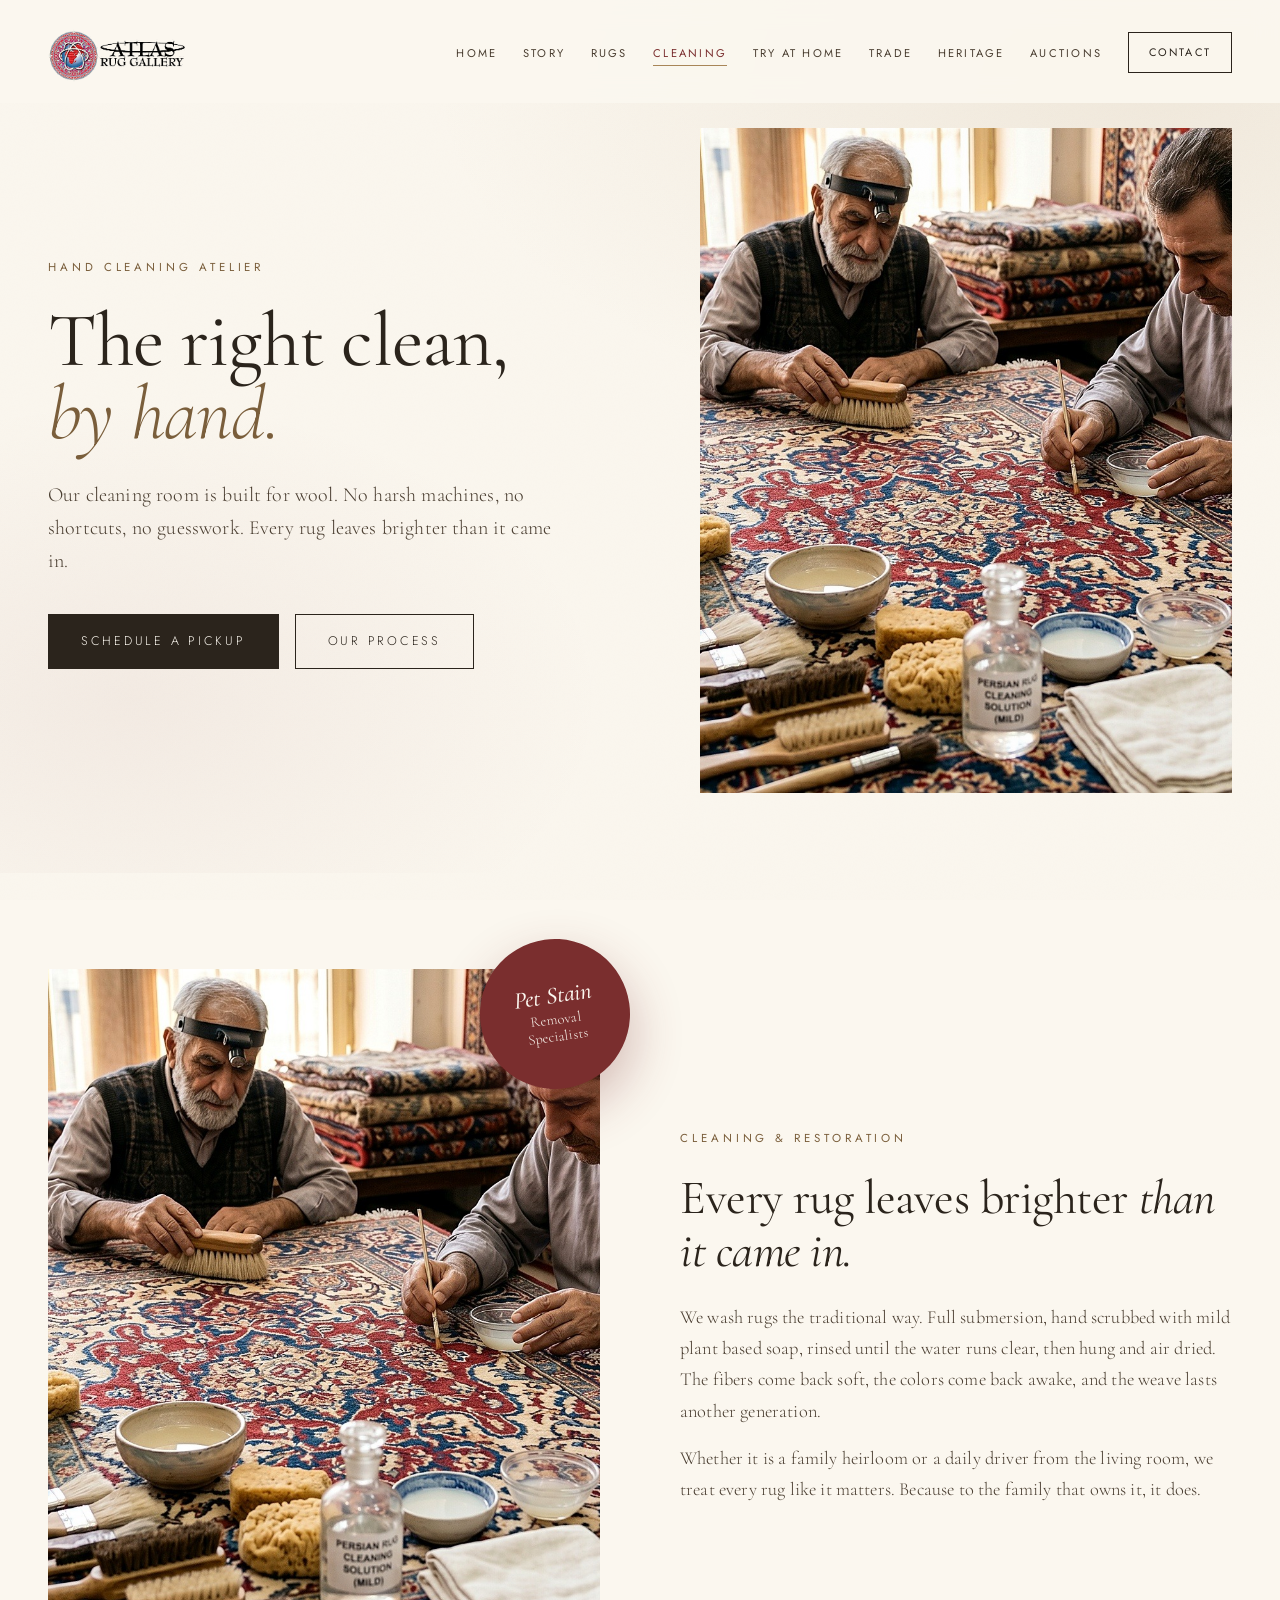
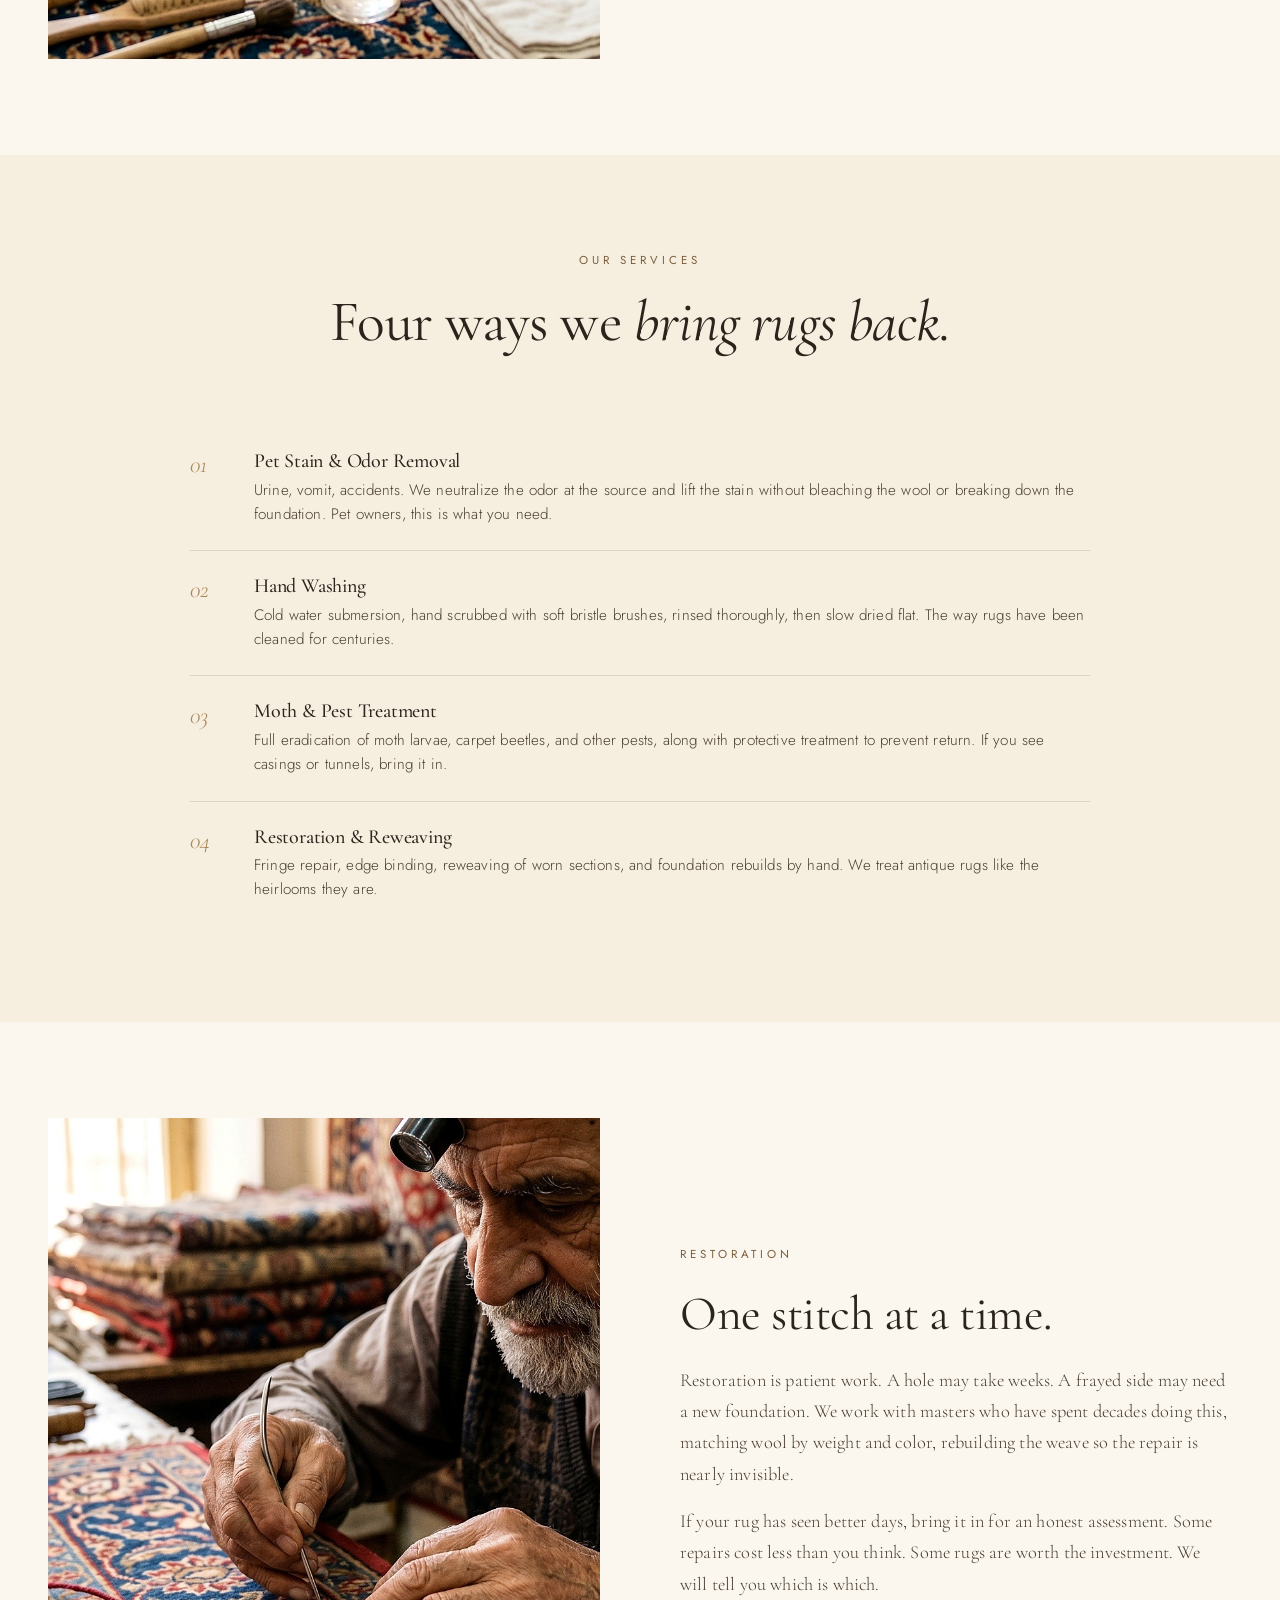
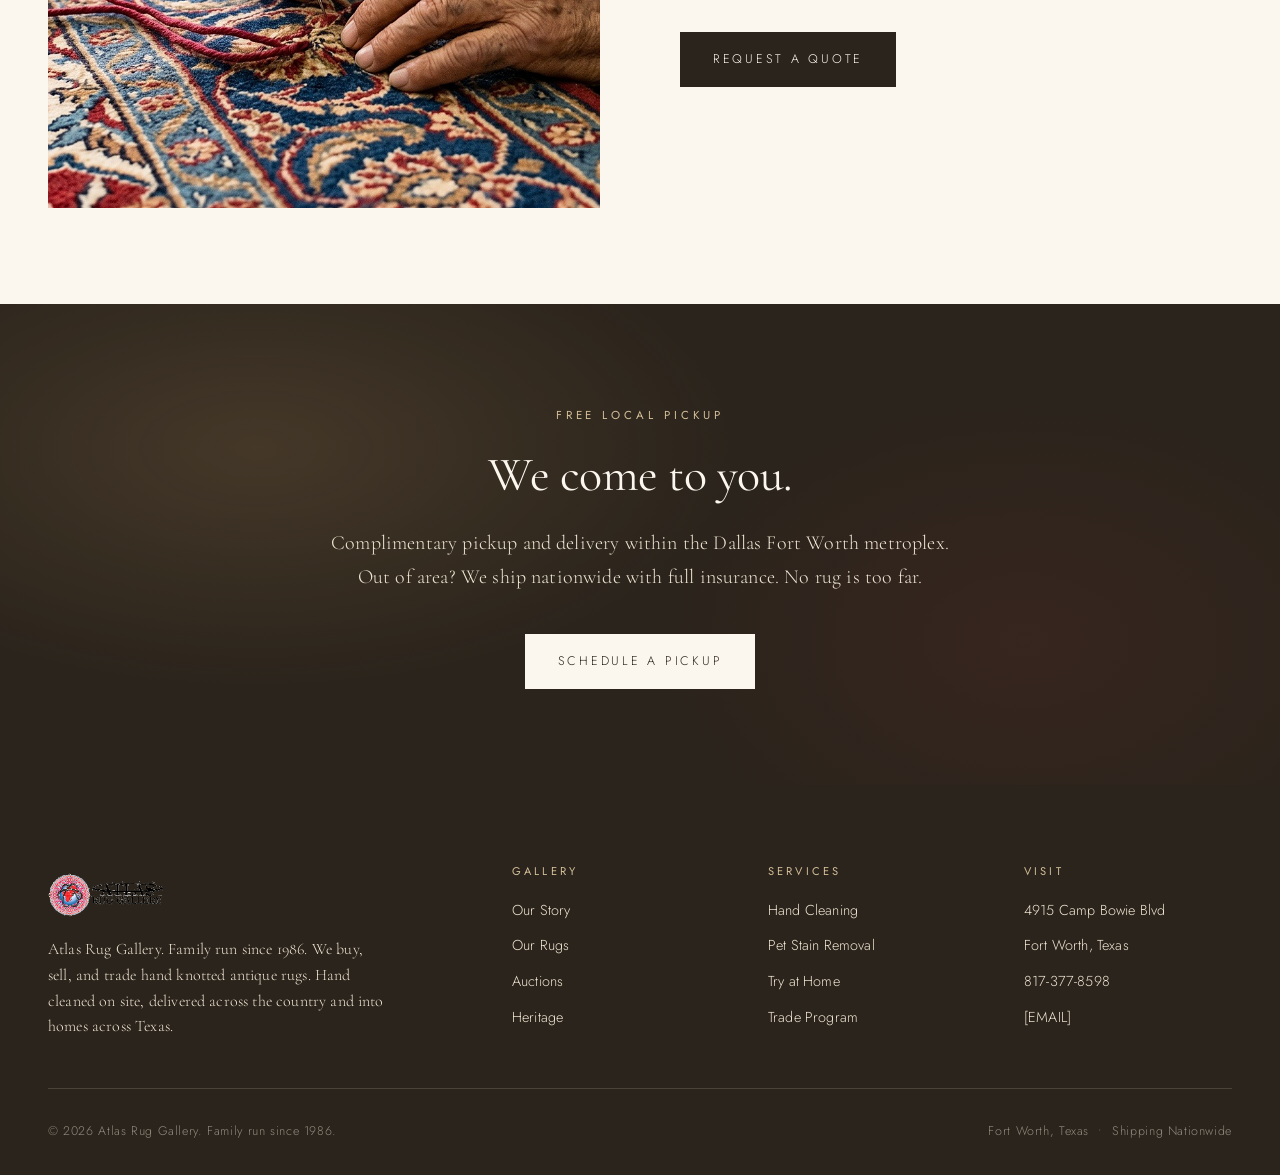
<file: cleaning.html>
<!DOCTYPE html>
<html lang="en">
<head>
<meta charset="UTF-8">
<meta name="viewport" content="width=device-width, initial-scale=1.0">
<title>Hand Cleaning &amp; Pet Stain Removal | Atlas Rug Gallery</title>
<meta name="description" content="Traditional hand washing, pet stain and odor removal, moth treatment, and restoration for fine rugs at Atlas Rug Gallery in Fort Worth, Texas.">
<link rel="preconnect" href="https://fonts.googleapis.com">
<link rel="preconnect" href="https://fonts.gstatic.com" crossorigin>
<link href="https://fonts.googleapis.com/css2?family=Cormorant+Garamond:ital,wght@0,300;0,400;0,500;0,600;0,700;1,300;1,400;1,500&family=Jost:wght@300;400;500;600&display=swap" rel="stylesheet">
<link rel="stylesheet" href="assets/styles.css">
</head>
<body>

<nav id="nav">
  <a href="index.html" class="brand-wrap"><img src="assets/images/logo.png" alt="Atlas Rug Gallery" class="brand-logo"></a>
  <button class="burger" id="burger" aria-label="Menu"><span></span><span></span><span></span></button>
  <ul class="nav-links" id="navLinks">
    <li><a href="index.html">Home</a></li>
    <li><a href="about.html">Story</a></li>
    <li><a href="rugs.html">Rugs</a></li>
    <li><a href="cleaning.html" class="current">Cleaning</a></li>
    <li><a href="at-home.html">Try at Home</a></li>
    <li><a href="trade.html">Trade</a></li>
    <li><a href="heritage.html">Heritage</a></li>
    <li><a href="auctions.html">Auctions</a></li>
    <li><a href="contact.html" class="nav-cta">Contact</a></li>
  </ul>
</nav>

<header class="page-hero with-image">
  <div class="hero-text reveal">
    <span class="eyebrow">Hand Cleaning Atelier</span>
    <h1>The right clean, <span class="line-script ital">by hand.</span></h1>
    <p class="lede">
      Our cleaning room is built for wool. No harsh machines, no shortcuts, no
      guesswork. Every rug leaves brighter than it came in.
    </p>
    <div class="cta-row">
      <a href="contact.html" class="btn">Schedule a Pickup</a>
      <a href="#services" class="btn outline">Our Process</a>
    </div>
  </div>
  <div class="hero-img reveal">
    <img src="assets/images/hand-cleaning.jpg" alt="Artisans hand cleaning a Persian rug">
  </div>
</header>

<section id="services">
  <div class="container">
    <div class="split">
      <div class="split-img reveal">
        <div class="img-with-badge">
          <div class="frame bordered"><img src="assets/images/hand-cleaning.jpg" alt="Rug hand cleaning process"></div>
          <div class="badge"><strong>Pet Stain</strong>Removal<br>Specialists</div>
        </div>
      </div>
      <div class="split-text reveal">
        <span class="eyebrow">Cleaning &amp; Restoration</span>
        <h2>Every rug leaves brighter <span class="ital">than it came in.</span></h2>
        <p>
          We wash rugs the traditional way. Full submersion, hand scrubbed with mild
          plant based soap, rinsed until the water runs clear, then hung and air dried.
          The fibers come back soft, the colors come back awake, and the weave lasts
          another generation.
        </p>
        <p>
          Whether it is a family heirloom or a daily driver from the living room,
          we treat every rug like it matters. Because to the family that owns it,
          it does.
        </p>
      </div>
    </div>
  </div>
</section>

<section style="background:var(--cream-100)">
  <div class="container-narrow">
    <div class="section-head reveal">
      <span class="eyebrow center">Our Services</span>
      <h2>Four ways we <span class="ital">bring rugs back.</span></h2>
    </div>
    <ol class="service-list reveal">
      <li>
        <span class="num">01</span>
        <div>
          <h4>Pet Stain &amp; Odor Removal</h4>
          <p>Urine, vomit, accidents. We neutralize the odor at the source and lift the stain without bleaching the wool or breaking down the foundation. Pet owners, this is what you need.</p>
        </div>
      </li>
      <li>
        <span class="num">02</span>
        <div>
          <h4>Hand Washing</h4>
          <p>Cold water submersion, hand scrubbed with soft bristle brushes, rinsed thoroughly, then slow dried flat. The way rugs have been cleaned for centuries.</p>
        </div>
      </li>
      <li>
        <span class="num">03</span>
        <div>
          <h4>Moth &amp; Pest Treatment</h4>
          <p>Full eradication of moth larvae, carpet beetles, and other pests, along with protective treatment to prevent return. If you see casings or tunnels, bring it in.</p>
        </div>
      </li>
      <li>
        <span class="num">04</span>
        <div>
          <h4>Restoration &amp; Reweaving</h4>
          <p>Fringe repair, edge binding, reweaving of worn sections, and foundation rebuilds by hand. We treat antique rugs like the heirlooms they are.</p>
        </div>
      </li>
    </ol>
  </div>
</section>

<section>
  <div class="container">
    <div class="split reverse">
      <div class="split-img reveal">
        <div class="frame bordered"><img src="assets/images/hand-repair.jpg" alt="Master restoring an antique rug by hand"></div>
      </div>
      <div class="split-text reveal">
        <span class="eyebrow">Restoration</span>
        <h2>One stitch at a time.</h2>
        <p>
          Restoration is patient work. A hole may take weeks. A frayed side may need
          a new foundation. We work with masters who have spent decades doing this,
          matching wool by weight and color, rebuilding the weave so the repair is
          nearly invisible.
        </p>
        <p>
          If your rug has seen better days, bring it in for an honest assessment.
          Some repairs cost less than you think. Some rugs are worth the investment.
          We will tell you which is which.
        </p>
        <a href="contact.html" class="btn mt-2">Request a Quote</a>
      </div>
    </div>
  </div>
</section>

<section class="dark-section" style="padding:6rem var(--gutter)">
  <div class="container center reveal">
    <span class="eyebrow">Free Local Pickup</span>
    <h2 style="font-size:clamp(2rem,4vw,3rem);margin-top:1rem">We come to you.</h2>
    <p style="font-family:var(--serif);font-size:1.25rem;line-height:1.7;max-width:640px;margin:1.5rem auto 0;font-weight:300">
      Complimentary pickup and delivery within the Dallas Fort Worth metroplex.
      Out of area? We ship nationwide with full insurance. No rug is too far.
    </p>
    <div class="cta-row" style="justify-content:center;margin-top:2.5rem">
      <a href="contact.html" class="btn light">Schedule a Pickup</a>
    </div>
  </div>
</section>

<footer>
  <div class="foot-grid">
    <div>
      <div class="foot-brand"><img src="assets/images/logo.png" alt="Atlas Rug Gallery"></div>
      <p class="foot-about">Atlas Rug Gallery. Family run since 1986. We buy, sell, and trade hand knotted antique rugs. Hand cleaned on site, delivered across the country and into homes across Texas.</p>
    </div>
    <div class="foot-col"><h4>Gallery</h4><ul>
      <li><a href="about.html">Our Story</a></li>
      <li><a href="rugs.html">Our Rugs</a></li>
      <li><a href="auctions.html">Auctions</a></li>
      <li><a href="heritage.html">Heritage</a></li>
    </ul></div>
    <div class="foot-col"><h4>Services</h4><ul>
      <li><a href="cleaning.html">Hand Cleaning</a></li>
      <li><a href="cleaning.html">Pet Stain Removal</a></li>
      <li><a href="at-home.html">Try at Home</a></li>
      <li><a href="trade.html">Trade Program</a></li>
    </ul></div>
    <div class="foot-col"><h4>Visit</h4><ul>
      <li>4915 Camp Bowie Blvd</li>
      <li>Fort Worth, Texas</li>
      <li>817-377-8598</li>
      <li>[EMAIL]</li>
    </ul></div>
  </div>
  <div class="foot-bottom">
    <div>&copy; <span id="yr"></span> Atlas Rug Gallery. Family run since 1986.</div>
    <div>Fort Worth, Texas &nbsp;&bull;&nbsp; Shipping Nationwide</div>
  </div>
</footer>

<script src="assets/site.js"></script>
</body>
</html>
</file>
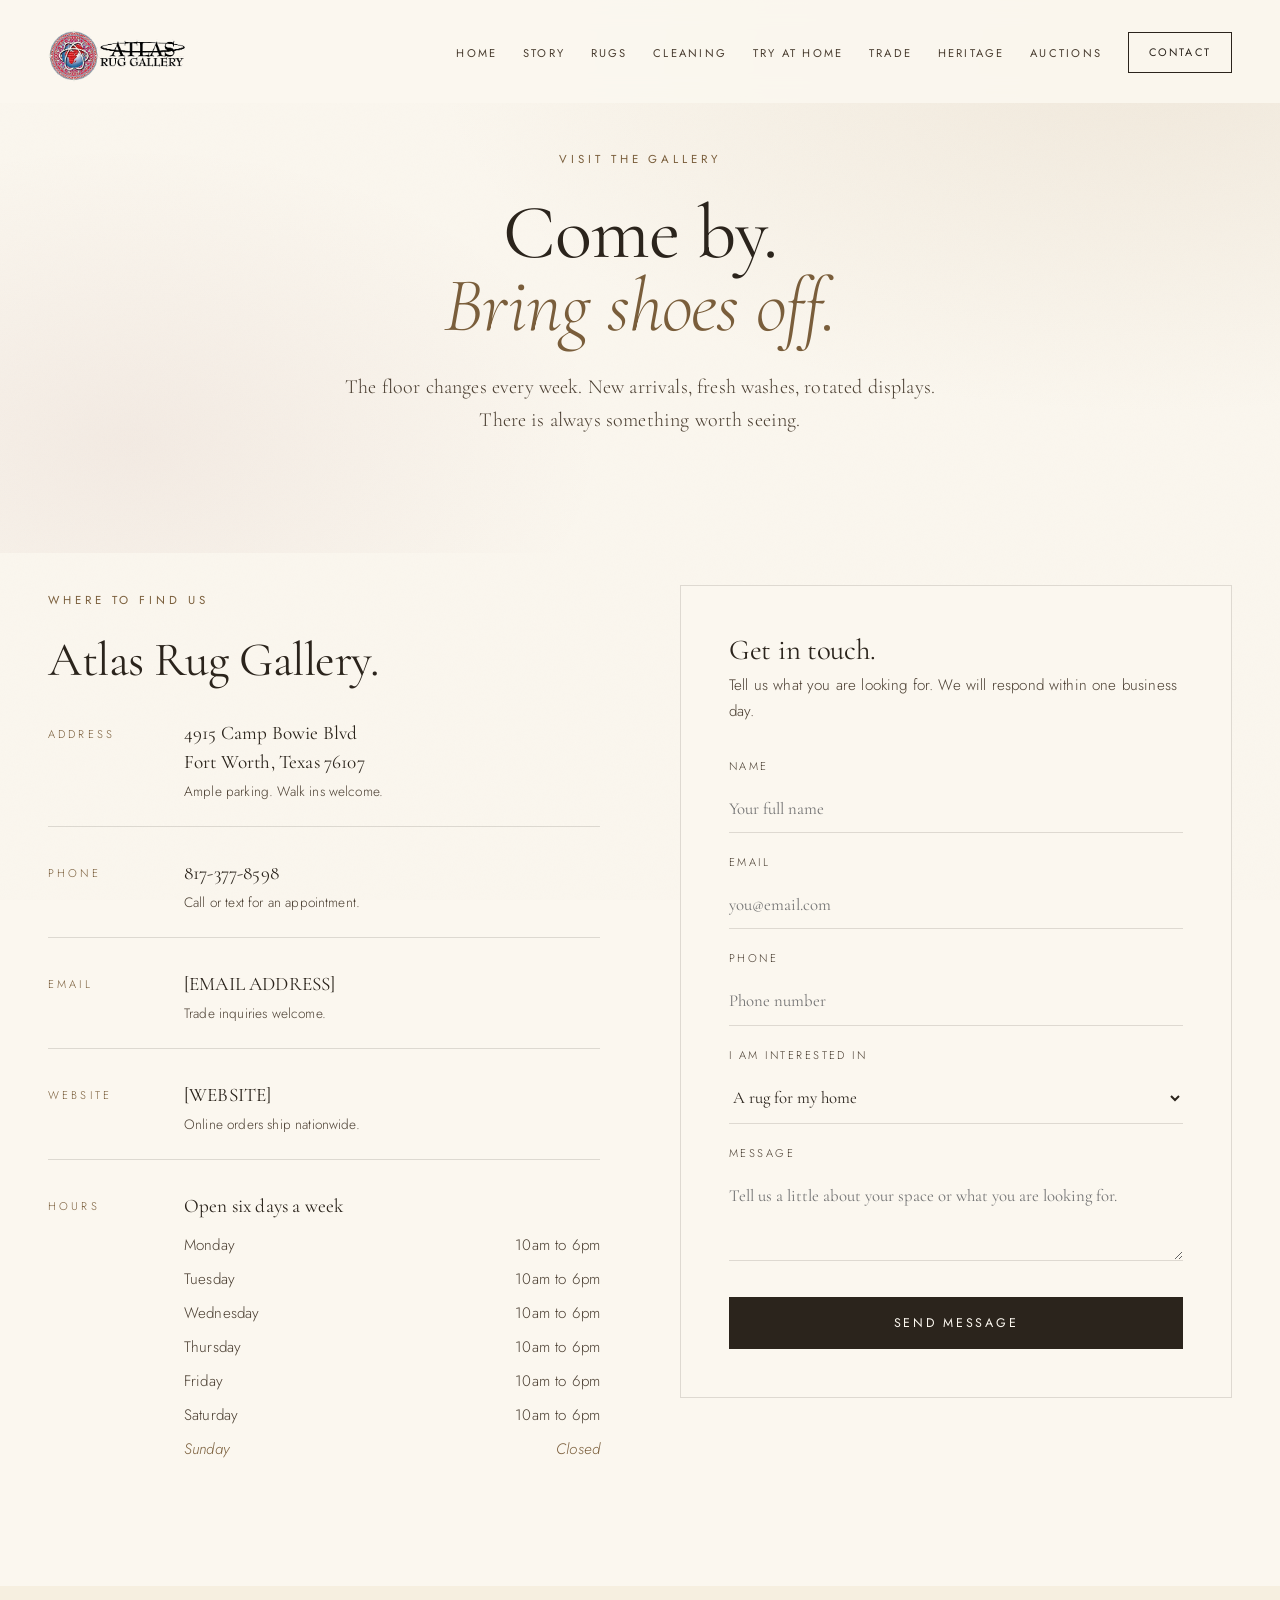
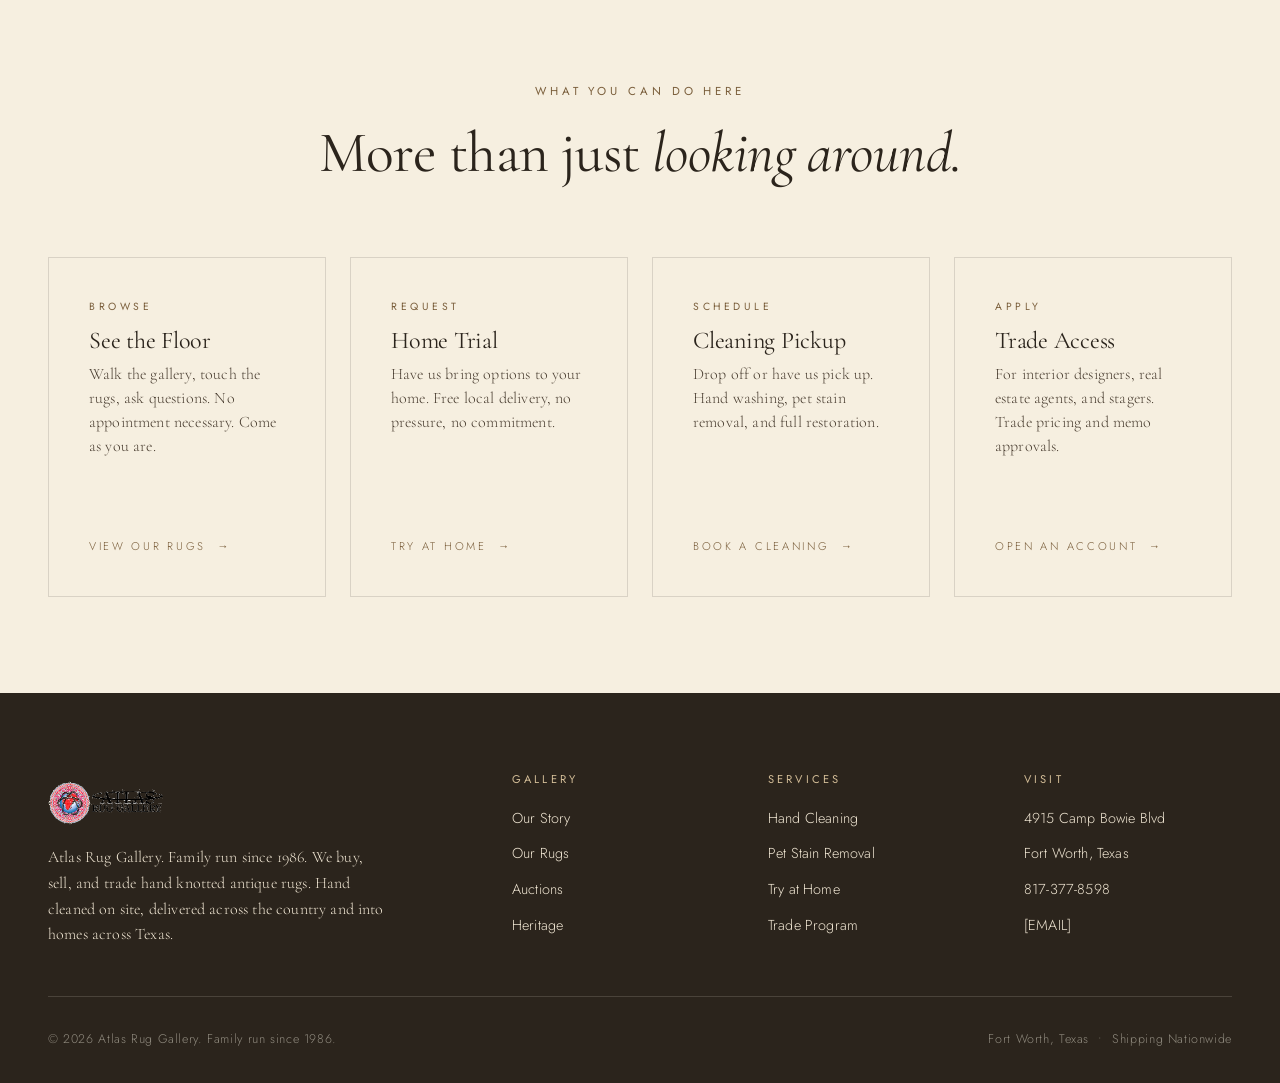
<file: contact.html>
<!DOCTYPE html>
<html lang="en">
<head>
<meta charset="UTF-8">
<meta name="viewport" content="width=device-width, initial-scale=1.0">
<title>Visit &amp; Contact | Atlas Rug Gallery</title>
<meta name="description" content="Visit Atlas Rug Gallery at 4915 Camp Bowie Blvd in Fort Worth, Texas. Open six days a week. Call, email, or fill out the form to get in touch.">
<link rel="preconnect" href="https://fonts.googleapis.com">
<link rel="preconnect" href="https://fonts.gstatic.com" crossorigin>
<link href="https://fonts.googleapis.com/css2?family=Cormorant+Garamond:ital,wght@0,300;0,400;0,500;0,600;0,700;1,300;1,400;1,500&family=Jost:wght@300;400;500;600&display=swap" rel="stylesheet">
<link rel="stylesheet" href="assets/styles.css">
</head>
<body>

<nav id="nav">
  <a href="index.html" class="brand-wrap"><img src="assets/images/logo.png" alt="Atlas Rug Gallery" class="brand-logo"></a>
  <button class="burger" id="burger" aria-label="Menu"><span></span><span></span><span></span></button>
  <ul class="nav-links" id="navLinks">
    <li><a href="index.html">Home</a></li>
    <li><a href="about.html">Story</a></li>
    <li><a href="rugs.html">Rugs</a></li>
    <li><a href="cleaning.html">Cleaning</a></li>
    <li><a href="at-home.html">Try at Home</a></li>
    <li><a href="trade.html">Trade</a></li>
    <li><a href="heritage.html">Heritage</a></li>
    <li><a href="auctions.html">Auctions</a></li>
    <li><a href="contact.html" class="nav-cta current">Contact</a></li>
  </ul>
</nav>

<header class="page-hero">
  <div class="center-hero reveal">
    <span class="eyebrow">Visit the Gallery</span>
    <h1>Come by. <span class="line-script ital">Bring shoes off.</span></h1>
    <p class="lede">
      The floor changes every week. New arrivals, fresh washes, rotated displays.
      There is always something worth seeing.
    </p>
  </div>
</header>

<section style="padding-top:2rem">
  <div class="visit-grid">
    <div class="reveal">
      <span class="eyebrow">Where to Find Us</span>
      <h2 style="font-size:clamp(2rem,4vw,3rem);margin:1rem 0 1.5rem">Atlas Rug Gallery.</h2>

      <div class="visit-details">
        <div class="visit-row">
          <span class="lbl">Address</span>
          <span class="val">
            4915 Camp Bowie Blvd<br>
            Fort Worth, Texas 76107
            <small>Ample parking. Walk ins welcome.</small>
          </span>
        </div>
        <div class="visit-row">
          <span class="lbl">Phone</span>
          <span class="val">
            817-377-8598
            <small>Call or text for an appointment.</small>
          </span>
        </div>
        <div class="visit-row">
          <span class="lbl">Email</span>
          <span class="val">
            [EMAIL ADDRESS]
            <small>Trade inquiries welcome.</small>
          </span>
        </div>
        <div class="visit-row">
          <span class="lbl">Website</span>
          <span class="val">
            [WEBSITE]
            <small>Online orders ship nationwide.</small>
          </span>
        </div>
        <div class="visit-row">
          <span class="lbl">Hours</span>
          <span class="val">
            Open six days a week
            <div class="hours-list">
              <div><span>Monday</span><span>10am to 6pm</span></div>
              <div><span>Tuesday</span><span>10am to 6pm</span></div>
              <div><span>Wednesday</span><span>10am to 6pm</span></div>
              <div><span>Thursday</span><span>10am to 6pm</span></div>
              <div><span>Friday</span><span>10am to 6pm</span></div>
              <div><span>Saturday</span><span>10am to 6pm</span></div>
              <div class="closed"><span>Sunday</span><span>Closed</span></div>
            </div>
          </span>
        </div>
      </div>
    </div>

    <div class="reveal">
      <div class="contact-form">
        <h3>Get in touch.</h3>
        <p class="desc">Tell us what you are looking for. We will respond within one business day.</p>
        <div class="field"><label for="f-name">Name</label><input id="f-name" type="text" placeholder="Your full name"></div>
        <div class="field"><label for="f-email">Email</label><input id="f-email" type="email" placeholder="you@email.com"></div>
        <div class="field"><label for="f-phone">Phone</label><input id="f-phone" type="tel" placeholder="Phone number"></div>
        <div class="field"><label for="f-intent">I am interested in</label>
          <select id="f-intent">
            <option>A rug for my home</option>
            <option>Cleaning or restoration</option>
            <option>At home trial</option>
            <option>Interior designer trade account</option>
            <option>Real estate staging</option>
            <option>Wholesale pricing</option>
            <option>Upcoming auction</option>
            <option>Consignment inquiry</option>
            <option>Something else</option>
          </select>
        </div>
        <div class="field"><label for="f-msg">Message</label><textarea id="f-msg" placeholder="Tell us a little about your space or what you are looking for."></textarea></div>
        <button class="btn" onclick="alert('Form submission: connect to your CRM or email service.')">Send Message</button>
      </div>
    </div>
  </div>
</section>

<section style="background:var(--cream-100)">
  <div class="container">
    <div class="section-head reveal">
      <span class="eyebrow center">What You Can Do Here</span>
      <h2>More than just <span class="ital">looking around.</span></h2>
    </div>
    <div class="home-cards reveal">
      <a href="rugs.html" class="home-card" style="min-height:340px">
        <div class="body" style="padding:2.5rem">
          <span class="eyebrow">Browse</span>
          <h3>See the Floor</h3>
          <p>Walk the gallery, touch the rugs, ask questions. No appointment necessary. Come as you are.</p>
          <span class="arrow">View Our Rugs &nbsp;&rarr;</span>
        </div>
      </a>
      <a href="at-home.html" class="home-card" style="min-height:340px">
        <div class="body" style="padding:2.5rem">
          <span class="eyebrow">Request</span>
          <h3>Home Trial</h3>
          <p>Have us bring options to your home. Free local delivery, no pressure, no commitment.</p>
          <span class="arrow">Try at Home &nbsp;&rarr;</span>
        </div>
      </a>
      <a href="cleaning.html" class="home-card" style="min-height:340px">
        <div class="body" style="padding:2.5rem">
          <span class="eyebrow">Schedule</span>
          <h3>Cleaning Pickup</h3>
          <p>Drop off or have us pick up. Hand washing, pet stain removal, and full restoration.</p>
          <span class="arrow">Book a Cleaning &nbsp;&rarr;</span>
        </div>
      </a>
      <a href="trade.html" class="home-card" style="min-height:340px">
        <div class="body" style="padding:2.5rem">
          <span class="eyebrow">Apply</span>
          <h3>Trade Access</h3>
          <p>For interior designers, real estate agents, and stagers. Trade pricing and memo approvals.</p>
          <span class="arrow">Open an Account &nbsp;&rarr;</span>
        </div>
      </a>
    </div>
  </div>
</section>

<footer>
  <div class="foot-grid">
    <div>
      <div class="foot-brand"><img src="assets/images/logo.png" alt="Atlas Rug Gallery"></div>
      <p class="foot-about">Atlas Rug Gallery. Family run since 1986. We buy, sell, and trade hand knotted antique rugs. Hand cleaned on site, delivered across the country and into homes across Texas.</p>
    </div>
    <div class="foot-col"><h4>Gallery</h4><ul>
      <li><a href="about.html">Our Story</a></li>
      <li><a href="rugs.html">Our Rugs</a></li>
      <li><a href="auctions.html">Auctions</a></li>
      <li><a href="heritage.html">Heritage</a></li>
    </ul></div>
    <div class="foot-col"><h4>Services</h4><ul>
      <li><a href="cleaning.html">Hand Cleaning</a></li>
      <li><a href="cleaning.html">Pet Stain Removal</a></li>
      <li><a href="at-home.html">Try at Home</a></li>
      <li><a href="trade.html">Trade Program</a></li>
    </ul></div>
    <div class="foot-col"><h4>Visit</h4><ul>
      <li>4915 Camp Bowie Blvd</li>
      <li>Fort Worth, Texas</li>
      <li>817-377-8598</li>
      <li>[EMAIL]</li>
    </ul></div>
  </div>
  <div class="foot-bottom">
    <div>&copy; <span id="yr"></span> Atlas Rug Gallery. Family run since 1986.</div>
    <div>Fort Worth, Texas &nbsp;&bull;&nbsp; Shipping Nationwide</div>
  </div>
</footer>

<script src="assets/site.js"></script>
</body>
</html>
</file>
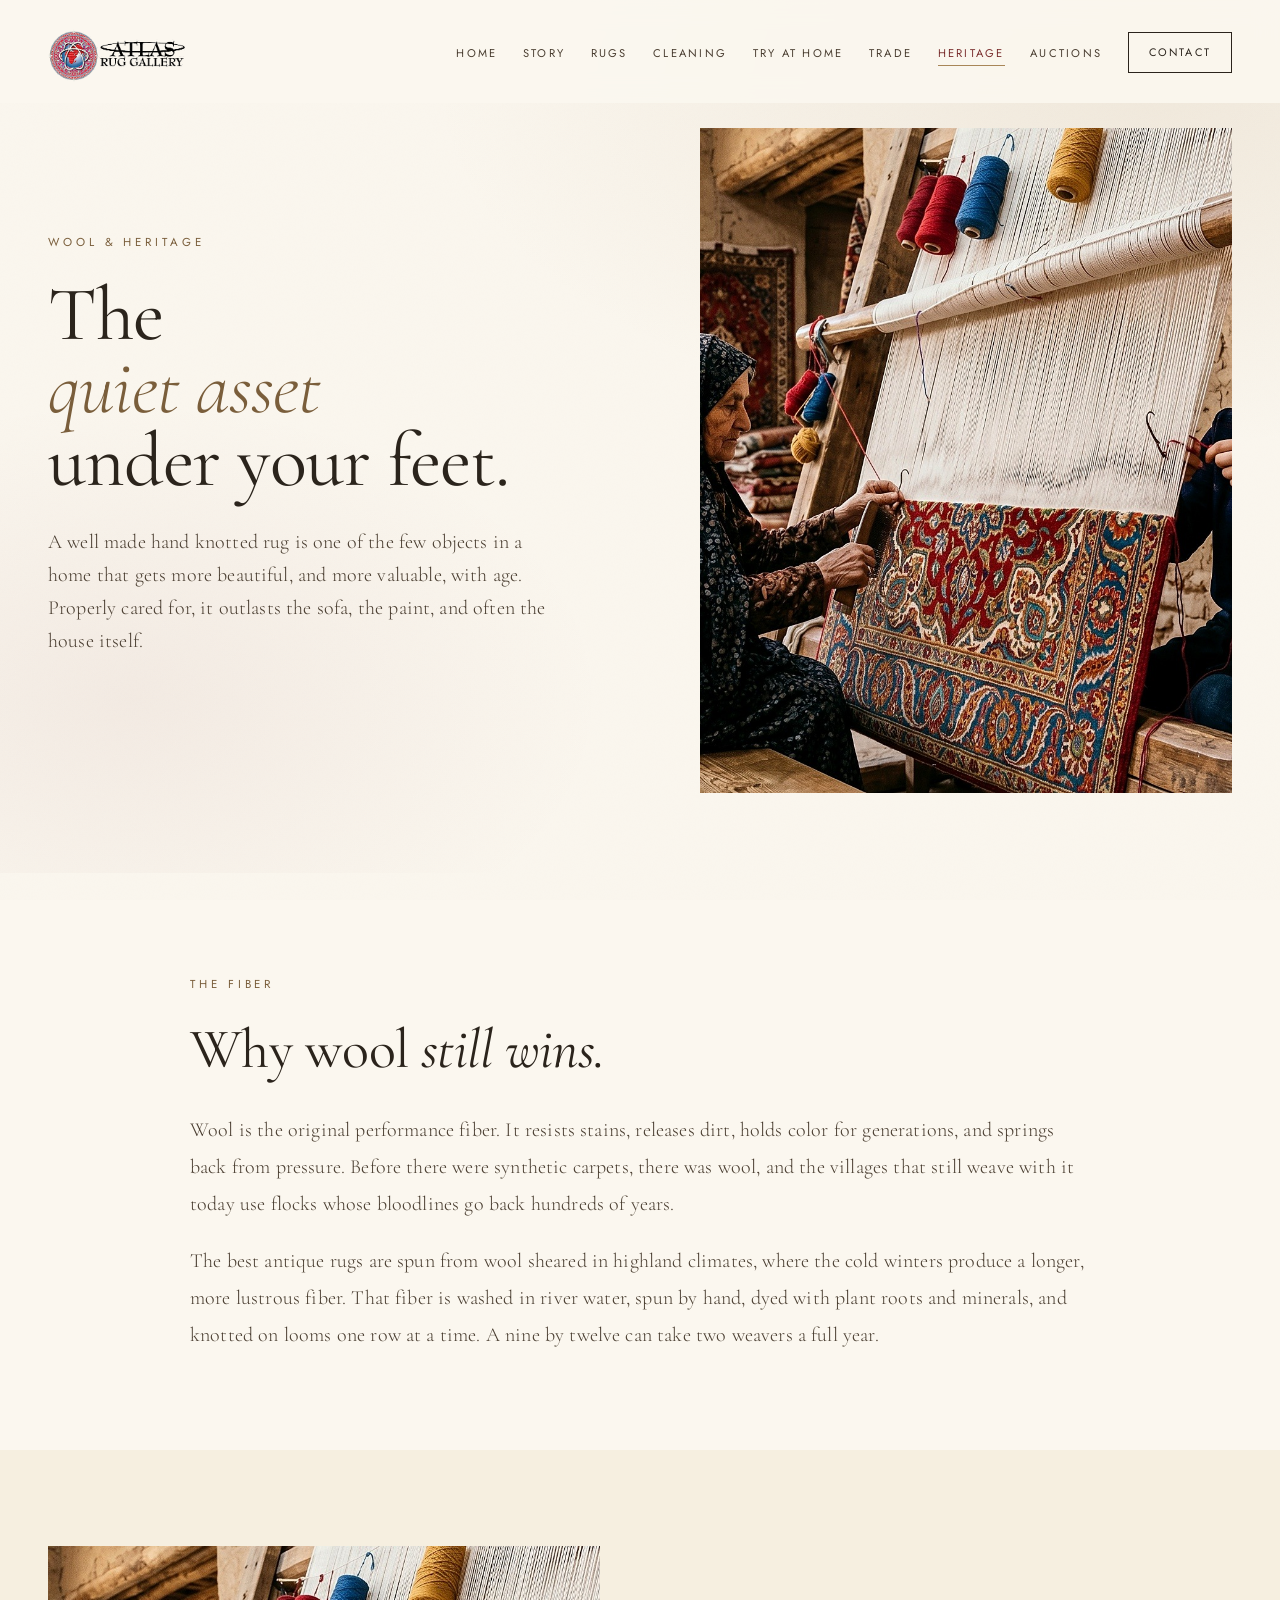
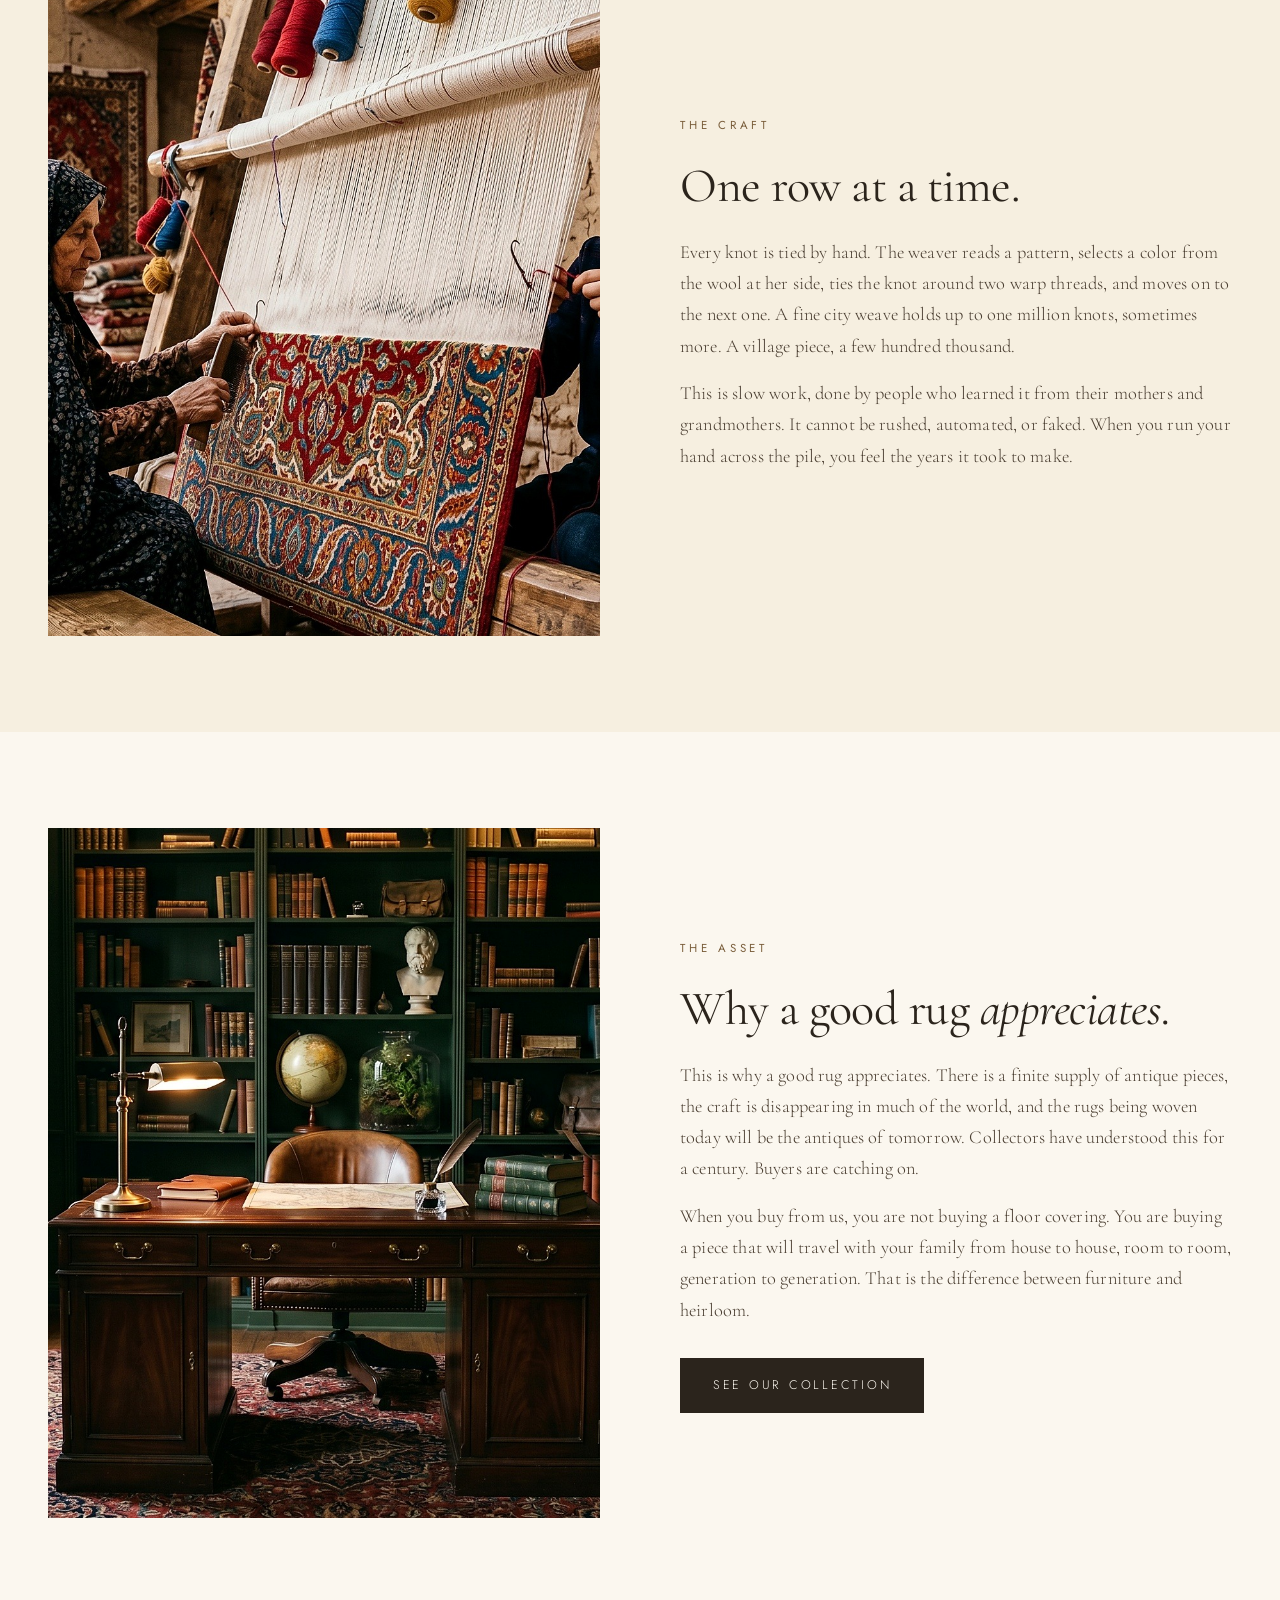
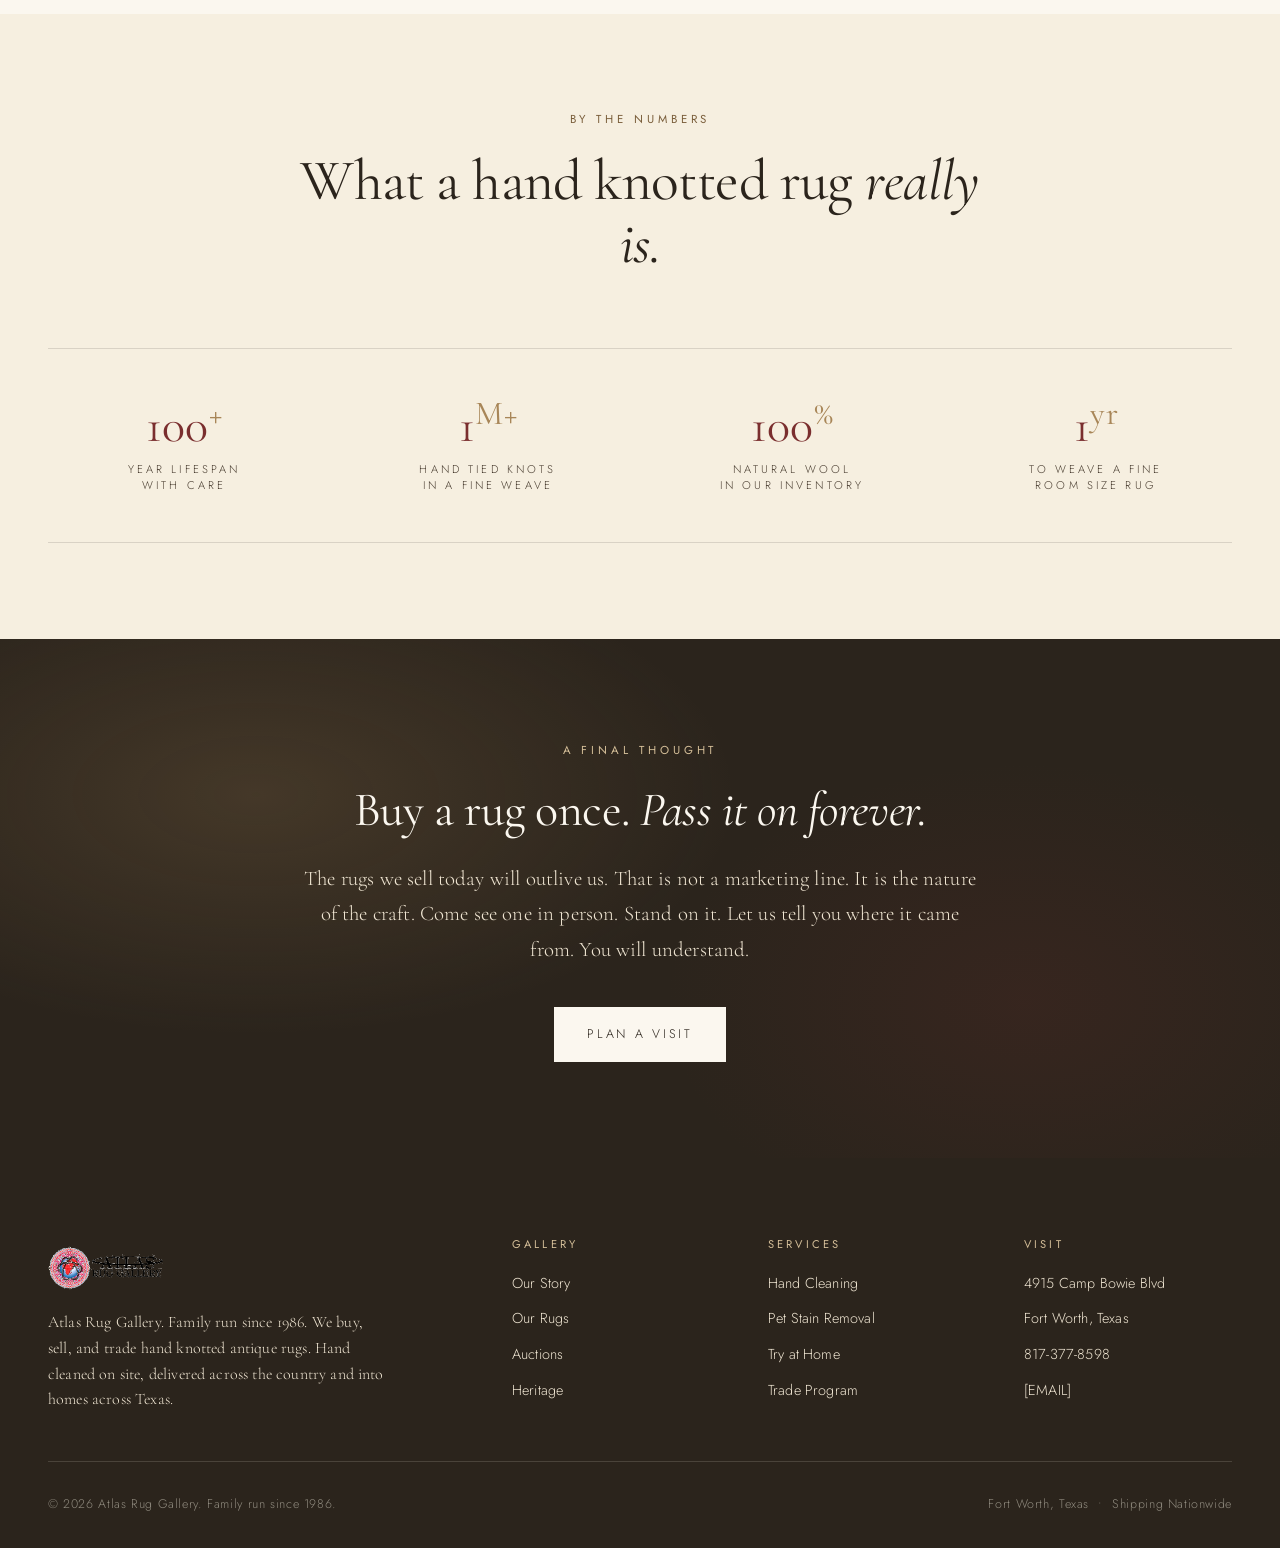
<file: heritage.html>
<!DOCTYPE html>
<html lang="en">
<head>
<meta charset="UTF-8">
<meta name="viewport" content="width=device-width, initial-scale=1.0">
<title>Wool &amp; Heritage | Why Rugs Are an Appreciating Asset | Atlas Rug Gallery</title>
<meta name="description" content="Understanding wool rugs as heirlooms and appreciating assets. The story of traditional weaving, natural fiber, and why quality rugs gain value over time.">
<link rel="preconnect" href="https://fonts.googleapis.com">
<link rel="preconnect" href="https://fonts.gstatic.com" crossorigin>
<link href="https://fonts.googleapis.com/css2?family=Cormorant+Garamond:ital,wght@0,300;0,400;0,500;0,600;0,700;1,300;1,400;1,500&family=Jost:wght@300;400;500;600&display=swap" rel="stylesheet">
<link rel="stylesheet" href="assets/styles.css">
</head>
<body>

<nav id="nav">
  <a href="index.html" class="brand-wrap"><img src="assets/images/logo.png" alt="Atlas Rug Gallery" class="brand-logo"></a>
  <button class="burger" id="burger" aria-label="Menu"><span></span><span></span><span></span></button>
  <ul class="nav-links" id="navLinks">
    <li><a href="index.html">Home</a></li>
    <li><a href="about.html">Story</a></li>
    <li><a href="rugs.html">Rugs</a></li>
    <li><a href="cleaning.html">Cleaning</a></li>
    <li><a href="at-home.html">Try at Home</a></li>
    <li><a href="trade.html">Trade</a></li>
    <li><a href="heritage.html" class="current">Heritage</a></li>
    <li><a href="auctions.html">Auctions</a></li>
    <li><a href="contact.html" class="nav-cta">Contact</a></li>
  </ul>
</nav>

<header class="page-hero with-image">
  <div class="hero-text reveal">
    <span class="eyebrow">Wool &amp; Heritage</span>
    <h1>The <span class="line-script ital">quiet asset</span> under your feet.</h1>
    <p class="lede">
      A well made hand knotted rug is one of the few objects in a home that gets
      more beautiful, and more valuable, with age. Properly cared for, it outlasts
      the sofa, the paint, and often the house itself.
    </p>
  </div>
  <div class="hero-img reveal">
    <img src="assets/images/rug-weaving.jpg" alt="Two women weaving a traditional rug on a vertical loom">
  </div>
</header>

<section>
  <div class="container-narrow">
    <div class="reveal">
      <span class="eyebrow">The Fiber</span>
      <h2 style="font-size:clamp(2.2rem,4.5vw,3.5rem);margin:1rem 0 2rem">Why wool <span class="ital">still wins.</span></h2>
      <p style="font-family:var(--serif);font-size:1.25rem;line-height:1.85;color:var(--ink-soft);font-weight:300">
        Wool is the original performance fiber. It resists stains, releases dirt,
        holds color for generations, and springs back from pressure. Before there
        were synthetic carpets, there was wool, and the villages that still weave
        with it today use flocks whose bloodlines go back hundreds of years.
      </p>
      <p style="font-family:var(--serif);font-size:1.25rem;line-height:1.85;color:var(--ink-soft);font-weight:300;margin-top:1.25rem">
        The best antique rugs are spun from wool sheared in highland climates,
        where the cold winters produce a longer, more lustrous fiber. That fiber
        is washed in river water, spun by hand, dyed with plant roots and minerals,
        and knotted on looms one row at a time. A nine by twelve can take two
        weavers a full year.
      </p>
    </div>
  </div>
</section>

<section style="background:var(--cream-100)">
  <div class="container">
    <div class="split">
      <div class="split-img reveal">
        <div class="frame bordered"><img src="assets/images/rug-weaving.jpg" alt="Traditional rug weaving by hand"></div>
      </div>
      <div class="split-text reveal">
        <span class="eyebrow">The Craft</span>
        <h2>One row at a time.</h2>
        <p>
          Every knot is tied by hand. The weaver reads a pattern, selects a color
          from the wool at her side, ties the knot around two warp threads, and
          moves on to the next one. A fine city weave holds up to one million
          knots, sometimes more. A village piece, a few hundred thousand.
        </p>
        <p>
          This is slow work, done by people who learned it from their mothers and
          grandmothers. It cannot be rushed, automated, or faked. When you run
          your hand across the pile, you feel the years it took to make.
        </p>
      </div>
    </div>
  </div>
</section>

<section>
  <div class="container">
    <div class="split reverse">
      <div class="split-img reveal">
        <div class="frame bordered"><img src="assets/images/dark-academia-office.jpg" alt="Classic office with Persian rug"></div>
      </div>
      <div class="split-text reveal">
        <span class="eyebrow">The Asset</span>
        <h2>Why a good rug <span class="ital">appreciates.</span></h2>
        <p>
          This is why a good rug appreciates. There is a finite supply of antique
          pieces, the craft is disappearing in much of the world, and the rugs
          being woven today will be the antiques of tomorrow. Collectors have
          understood this for a century. Buyers are catching on.
        </p>
        <p>
          When you buy from us, you are not buying a floor covering. You are
          buying a piece that will travel with your family from house to house,
          room to room, generation to generation. That is the difference between
          furniture and heirloom.
        </p>
        <a href="rugs.html" class="btn mt-2">See Our Collection</a>
      </div>
    </div>
  </div>
</section>

<section style="background:var(--cream-100)">
  <div class="container">
    <div class="section-head reveal">
      <span class="eyebrow center">By The Numbers</span>
      <h2>What a hand knotted rug <span class="ital">really is.</span></h2>
    </div>
    <div class="stats reveal">
      <div class="stat"><span class="big">100<span class="sup">+</span></span><span class="lbl">Year Lifespan<br>With Care</span></div>
      <div class="stat"><span class="big">1<span class="sup">M+</span></span><span class="lbl">Hand Tied Knots<br>In a Fine Weave</span></div>
      <div class="stat"><span class="big">100<span class="sup">%</span></span><span class="lbl">Natural Wool<br>In Our Inventory</span></div>
      <div class="stat"><span class="big">1<span class="sup">yr</span></span><span class="lbl">To Weave a Fine<br>Room Size Rug</span></div>
    </div>
  </div>
</section>

<section class="dark-section" style="padding:6rem var(--gutter)">
  <div class="container center reveal">
    <span class="eyebrow">A Final Thought</span>
    <h2 style="font-size:clamp(2rem,4vw,3rem);margin-top:1rem">Buy a rug once. <span class="ital">Pass it on forever.</span></h2>
    <p style="font-family:var(--serif);font-size:1.3rem;line-height:1.7;max-width:680px;margin:1.5rem auto 0;font-weight:300">
      The rugs we sell today will outlive us. That is not a marketing line. It is
      the nature of the craft. Come see one in person. Stand on it. Let us tell
      you where it came from. You will understand.
    </p>
    <div class="cta-row" style="justify-content:center;margin-top:2.5rem">
      <a href="contact.html" class="btn light">Plan a Visit</a>
    </div>
  </div>
</section>

<footer>
  <div class="foot-grid">
    <div>
      <div class="foot-brand"><img src="assets/images/logo.png" alt="Atlas Rug Gallery"></div>
      <p class="foot-about">Atlas Rug Gallery. Family run since 1986. We buy, sell, and trade hand knotted antique rugs. Hand cleaned on site, delivered across the country and into homes across Texas.</p>
    </div>
    <div class="foot-col"><h4>Gallery</h4><ul>
      <li><a href="about.html">Our Story</a></li>
      <li><a href="rugs.html">Our Rugs</a></li>
      <li><a href="auctions.html">Auctions</a></li>
      <li><a href="heritage.html">Heritage</a></li>
    </ul></div>
    <div class="foot-col"><h4>Services</h4><ul>
      <li><a href="cleaning.html">Hand Cleaning</a></li>
      <li><a href="cleaning.html">Pet Stain Removal</a></li>
      <li><a href="at-home.html">Try at Home</a></li>
      <li><a href="trade.html">Trade Program</a></li>
    </ul></div>
    <div class="foot-col"><h4>Visit</h4><ul>
      <li>4915 Camp Bowie Blvd</li>
      <li>Fort Worth, Texas</li>
      <li>817-377-8598</li>
      <li>[EMAIL]</li>
    </ul></div>
  </div>
  <div class="foot-bottom">
    <div>&copy; <span id="yr"></span> Atlas Rug Gallery. Family run since 1986.</div>
    <div>Fort Worth, Texas &nbsp;&bull;&nbsp; Shipping Nationwide</div>
  </div>
</footer>

<script src="assets/site.js"></script>
</body>
</html>
</file>
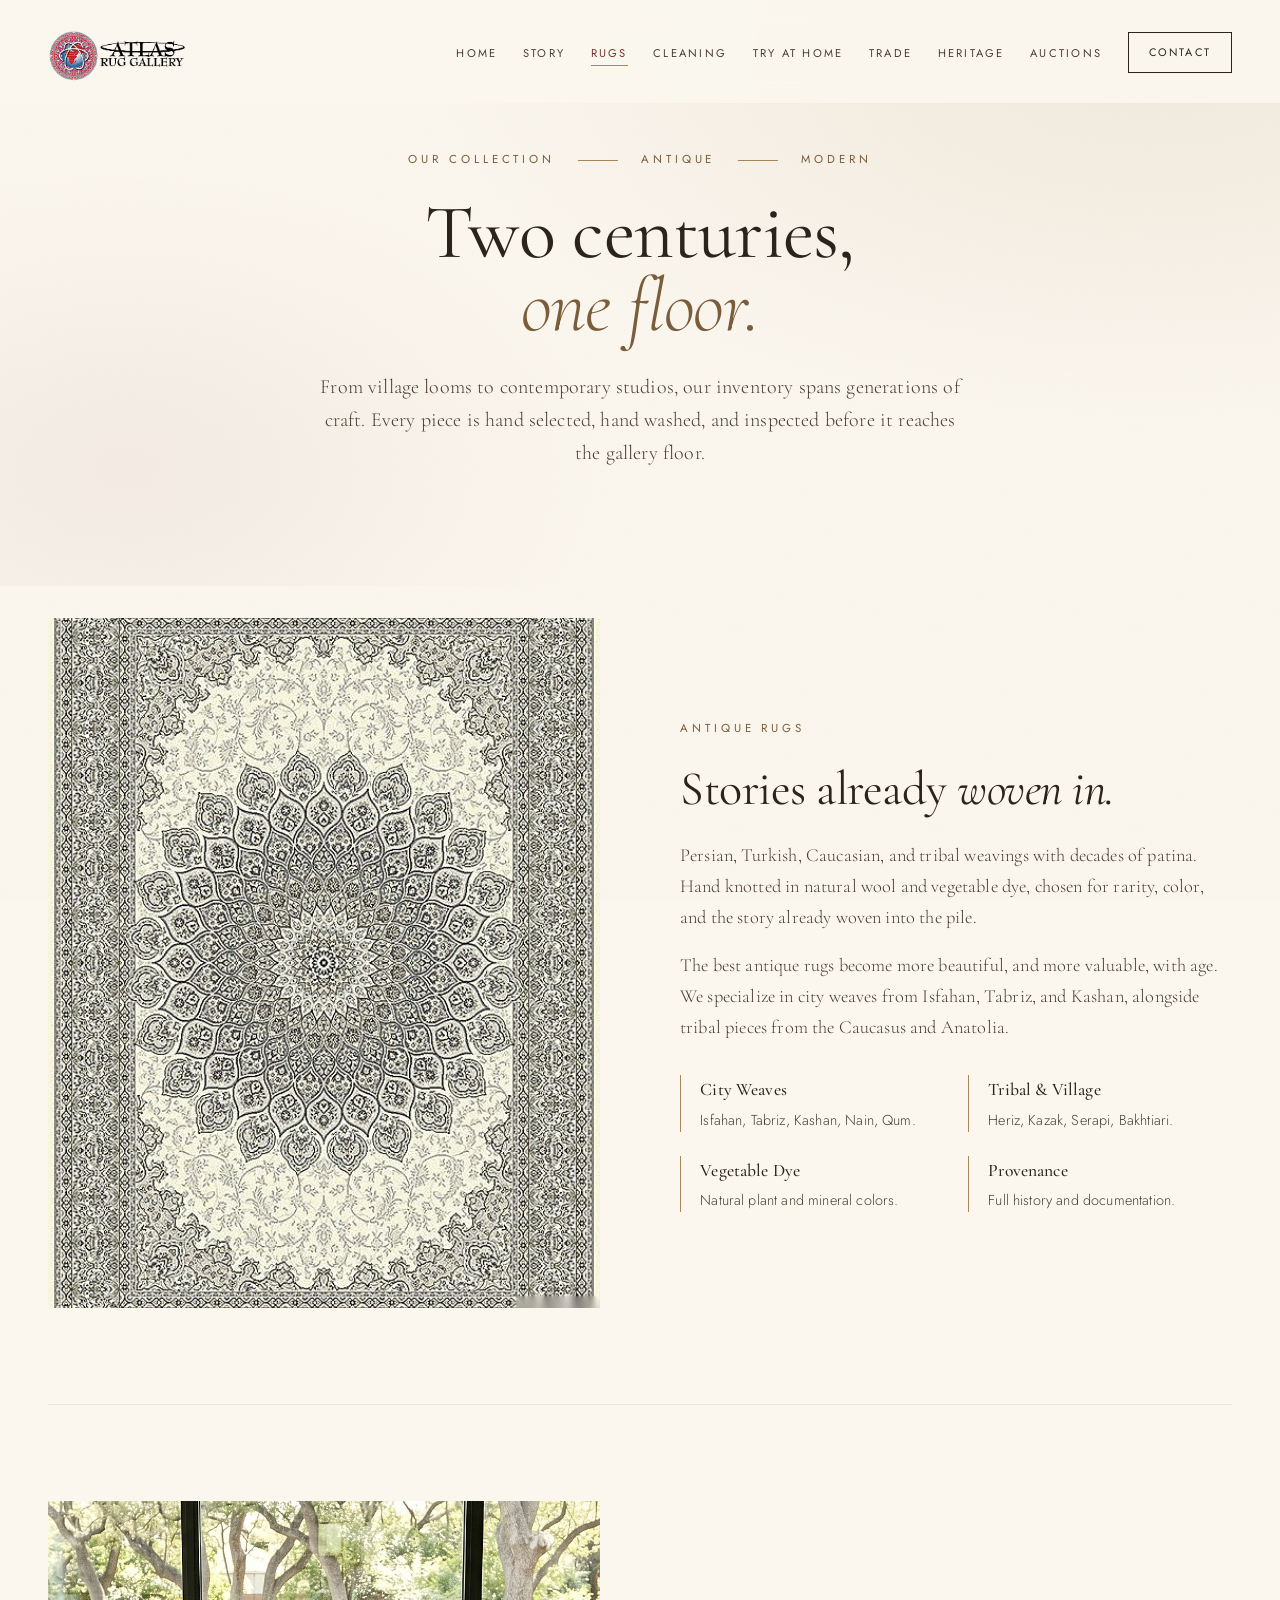
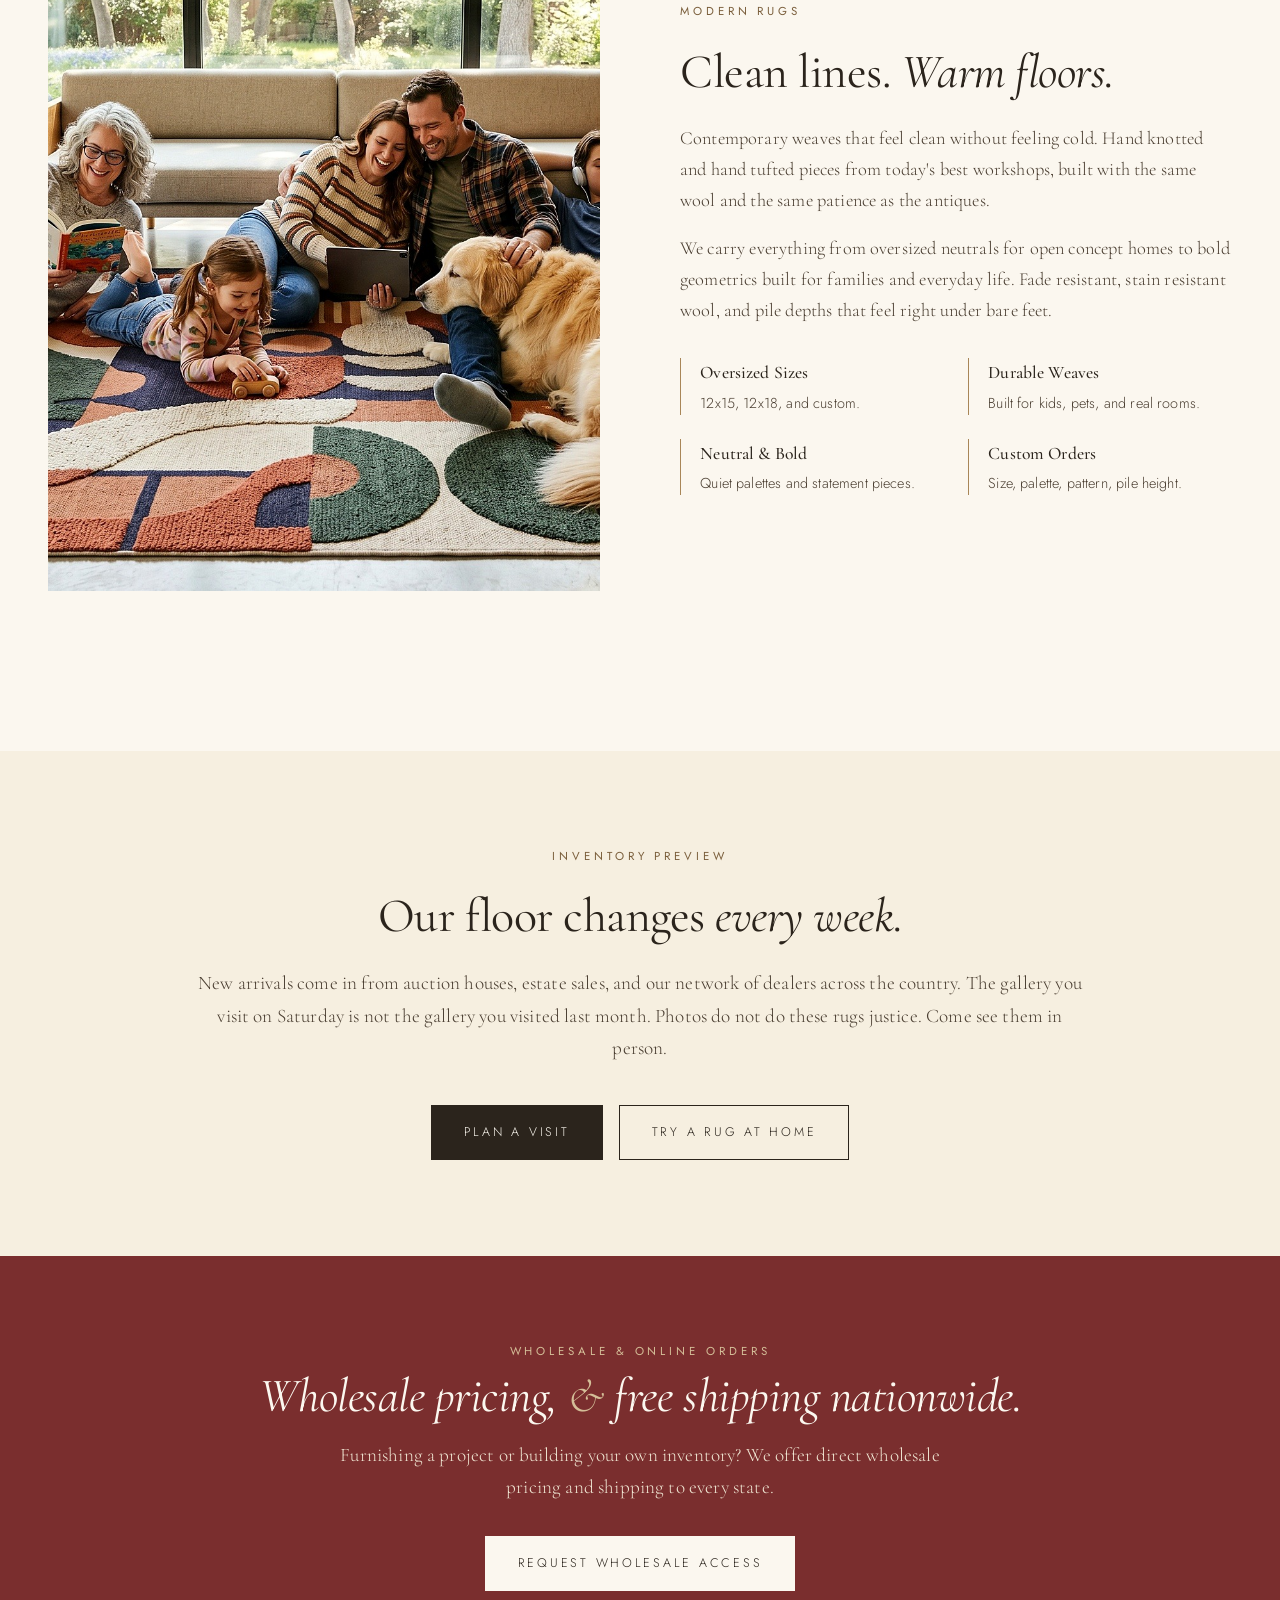
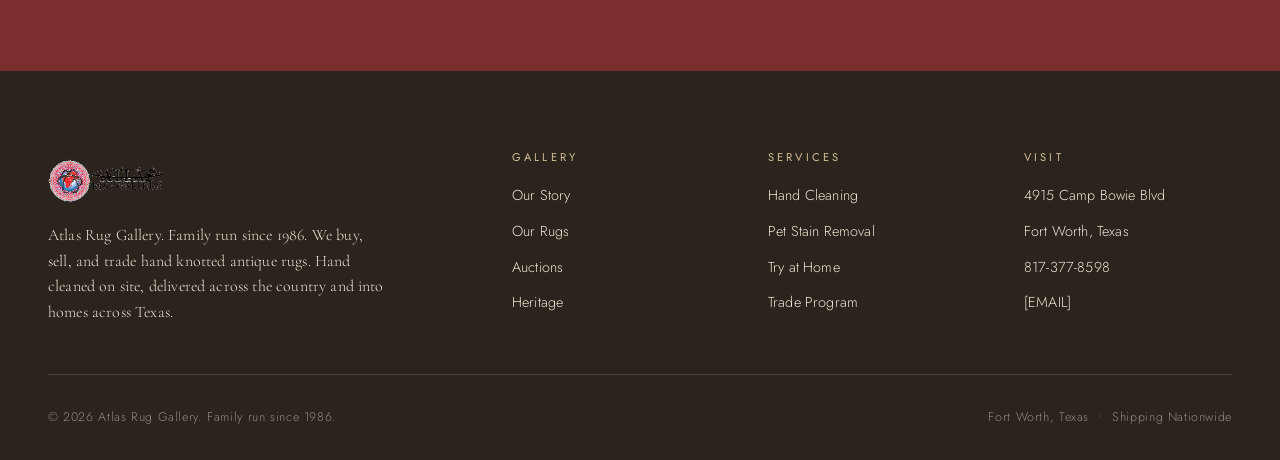
<file: rugs.html>
<!DOCTYPE html>
<html lang="en">
<head>
<meta charset="UTF-8">
<meta name="viewport" content="width=device-width, initial-scale=1.0">
<title>Our Rugs | Atlas Rug Gallery</title>
<meta name="description" content="Antique and modern hand knotted rugs at Atlas Rug Gallery, Fort Worth. Persian, Turkish, Caucasian, tribal, and contemporary designs.">
<link rel="preconnect" href="https://fonts.googleapis.com">
<link rel="preconnect" href="https://fonts.gstatic.com" crossorigin>
<link href="https://fonts.googleapis.com/css2?family=Cormorant+Garamond:ital,wght@0,300;0,400;0,500;0,600;0,700;1,300;1,400;1,500&family=Jost:wght@300;400;500;600&display=swap" rel="stylesheet">
<link rel="stylesheet" href="assets/styles.css">
</head>
<body>

<nav id="nav">
  <a href="index.html" class="brand-wrap"><img src="assets/images/logo.png" alt="Atlas Rug Gallery" class="brand-logo"></a>
  <button class="burger" id="burger" aria-label="Menu"><span></span><span></span><span></span></button>
  <ul class="nav-links" id="navLinks">
    <li><a href="index.html">Home</a></li>
    <li><a href="about.html">Story</a></li>
    <li><a href="rugs.html" class="current">Rugs</a></li>
    <li><a href="cleaning.html">Cleaning</a></li>
    <li><a href="at-home.html">Try at Home</a></li>
    <li><a href="trade.html">Trade</a></li>
    <li><a href="heritage.html">Heritage</a></li>
    <li><a href="auctions.html">Auctions</a></li>
    <li><a href="contact.html" class="nav-cta">Contact</a></li>
  </ul>
</nav>

<header class="page-hero">
  <div class="center-hero reveal">
    <span class="eyebrow">Our Collection <span class="rule"></span> Antique <span class="rule"></span> Modern</span>
    <h1>Two centuries, <span class="line-script ital">one floor.</span></h1>
    <p class="lede">
      From village looms to contemporary studios, our inventory spans generations
      of craft. Every piece is hand selected, hand washed, and inspected before it
      reaches the gallery floor.
    </p>
  </div>
</header>

<section style="padding-top:2rem">
  <div class="split">
    <div class="split-img reveal">
      <div class="frame bordered"><img src="assets/images/persian-light-rug.jpg" alt="Fine Persian antique rug in light colors"></div>
    </div>
    <div class="split-text reveal">
      <span class="eyebrow">Antique Rugs</span>
      <h2>Stories already <span class="ital">woven in.</span></h2>
      <p>
        Persian, Turkish, Caucasian, and tribal weavings with decades of patina.
        Hand knotted in natural wool and vegetable dye, chosen for rarity, color,
        and the story already woven into the pile.
      </p>
      <p>
        The best antique rugs become more beautiful, and more valuable, with age.
        We specialize in city weaves from Isfahan, Tabriz, and Kashan, alongside
        tribal pieces from the Caucasus and Anatolia.
      </p>
      <div class="feat-grid">
        <div><strong>City Weaves</strong><p>Isfahan, Tabriz, Kashan, Nain, Qum.</p></div>
        <div><strong>Tribal &amp; Village</strong><p>Heriz, Kazak, Serapi, Bakhtiari.</p></div>
        <div><strong>Vegetable Dye</strong><p>Natural plant and mineral colors.</p></div>
        <div><strong>Provenance</strong><p>Full history and documentation.</p></div>
      </div>
    </div>
  </div>

  <div class="split reverse">
    <div class="split-img reveal">
      <div class="frame bordered"><img src="assets/images/family-modern-rug.jpg" alt="Modern contemporary rug in a family setting"></div>
    </div>
    <div class="split-text reveal">
      <span class="eyebrow">Modern Rugs</span>
      <h2>Clean lines. <span class="ital">Warm floors.</span></h2>
      <p>
        Contemporary weaves that feel clean without feeling cold. Hand knotted
        and hand tufted pieces from today's best workshops, built with the same
        wool and the same patience as the antiques.
      </p>
      <p>
        We carry everything from oversized neutrals for open concept homes to
        bold geometrics built for families and everyday life. Fade resistant,
        stain resistant wool, and pile depths that feel right under bare feet.
      </p>
      <div class="feat-grid">
        <div><strong>Oversized Sizes</strong><p>12x15, 12x18, and custom.</p></div>
        <div><strong>Durable Weaves</strong><p>Built for kids, pets, and real rooms.</p></div>
        <div><strong>Neutral &amp; Bold</strong><p>Quiet palettes and statement pieces.</p></div>
        <div><strong>Custom Orders</strong><p>Size, palette, pattern, pile height.</p></div>
      </div>
    </div>
  </div>
</section>

<section style="background:var(--cream-100);margin-top:4rem">
  <div class="container-narrow center reveal">
    <span class="eyebrow center">Inventory Preview</span>
    <h2 style="font-size:clamp(2rem,4vw,3rem);margin-top:1rem">Our floor changes <span class="ital">every week.</span></h2>
    <p style="font-family:var(--serif);font-size:1.2rem;color:var(--ink-soft);font-weight:300;margin-top:1.5rem;line-height:1.7">
      New arrivals come in from auction houses, estate sales, and our network of
      dealers across the country. The gallery you visit on Saturday is not the
      gallery you visited last month. Photos do not do these rugs justice. Come
      see them in person.
    </p>
    <div class="cta-row" style="justify-content:center;margin-top:2.5rem">
      <a href="contact.html" class="btn">Plan a Visit</a>
      <a href="at-home.html" class="btn outline">Try a Rug at Home</a>
    </div>
  </div>
</section>

<section class="accent-banner">
  <div class="container reveal">
    <span class="eyebrow light">Wholesale &amp; Online Orders</span>
    <h3>Wholesale pricing, <span class="amp ital">&amp;</span> free shipping nationwide.</h3>
    <p>Furnishing a project or building your own inventory? We offer direct wholesale pricing and shipping to every state.</p>
    <a href="contact.html" class="btn light">Request Wholesale Access</a>
  </div>
</section>

<footer>
  <div class="foot-grid">
    <div>
      <div class="foot-brand"><img src="assets/images/logo.png" alt="Atlas Rug Gallery"></div>
      <p class="foot-about">Atlas Rug Gallery. Family run since 1986. We buy, sell, and trade hand knotted antique rugs. Hand cleaned on site, delivered across the country and into homes across Texas.</p>
    </div>
    <div class="foot-col"><h4>Gallery</h4><ul>
      <li><a href="about.html">Our Story</a></li>
      <li><a href="rugs.html">Our Rugs</a></li>
      <li><a href="auctions.html">Auctions</a></li>
      <li><a href="heritage.html">Heritage</a></li>
    </ul></div>
    <div class="foot-col"><h4>Services</h4><ul>
      <li><a href="cleaning.html">Hand Cleaning</a></li>
      <li><a href="cleaning.html">Pet Stain Removal</a></li>
      <li><a href="at-home.html">Try at Home</a></li>
      <li><a href="trade.html">Trade Program</a></li>
    </ul></div>
    <div class="foot-col"><h4>Visit</h4><ul>
      <li>4915 Camp Bowie Blvd</li>
      <li>Fort Worth, Texas</li>
      <li>817-377-8598</li>
      <li>[EMAIL]</li>
    </ul></div>
  </div>
  <div class="foot-bottom">
    <div>&copy; <span id="yr"></span> Atlas Rug Gallery. Family run since 1986.</div>
    <div>Fort Worth, Texas &nbsp;&bull;&nbsp; Shipping Nationwide</div>
  </div>
</footer>

<script src="assets/site.js"></script>
</body>
</html>
</file>
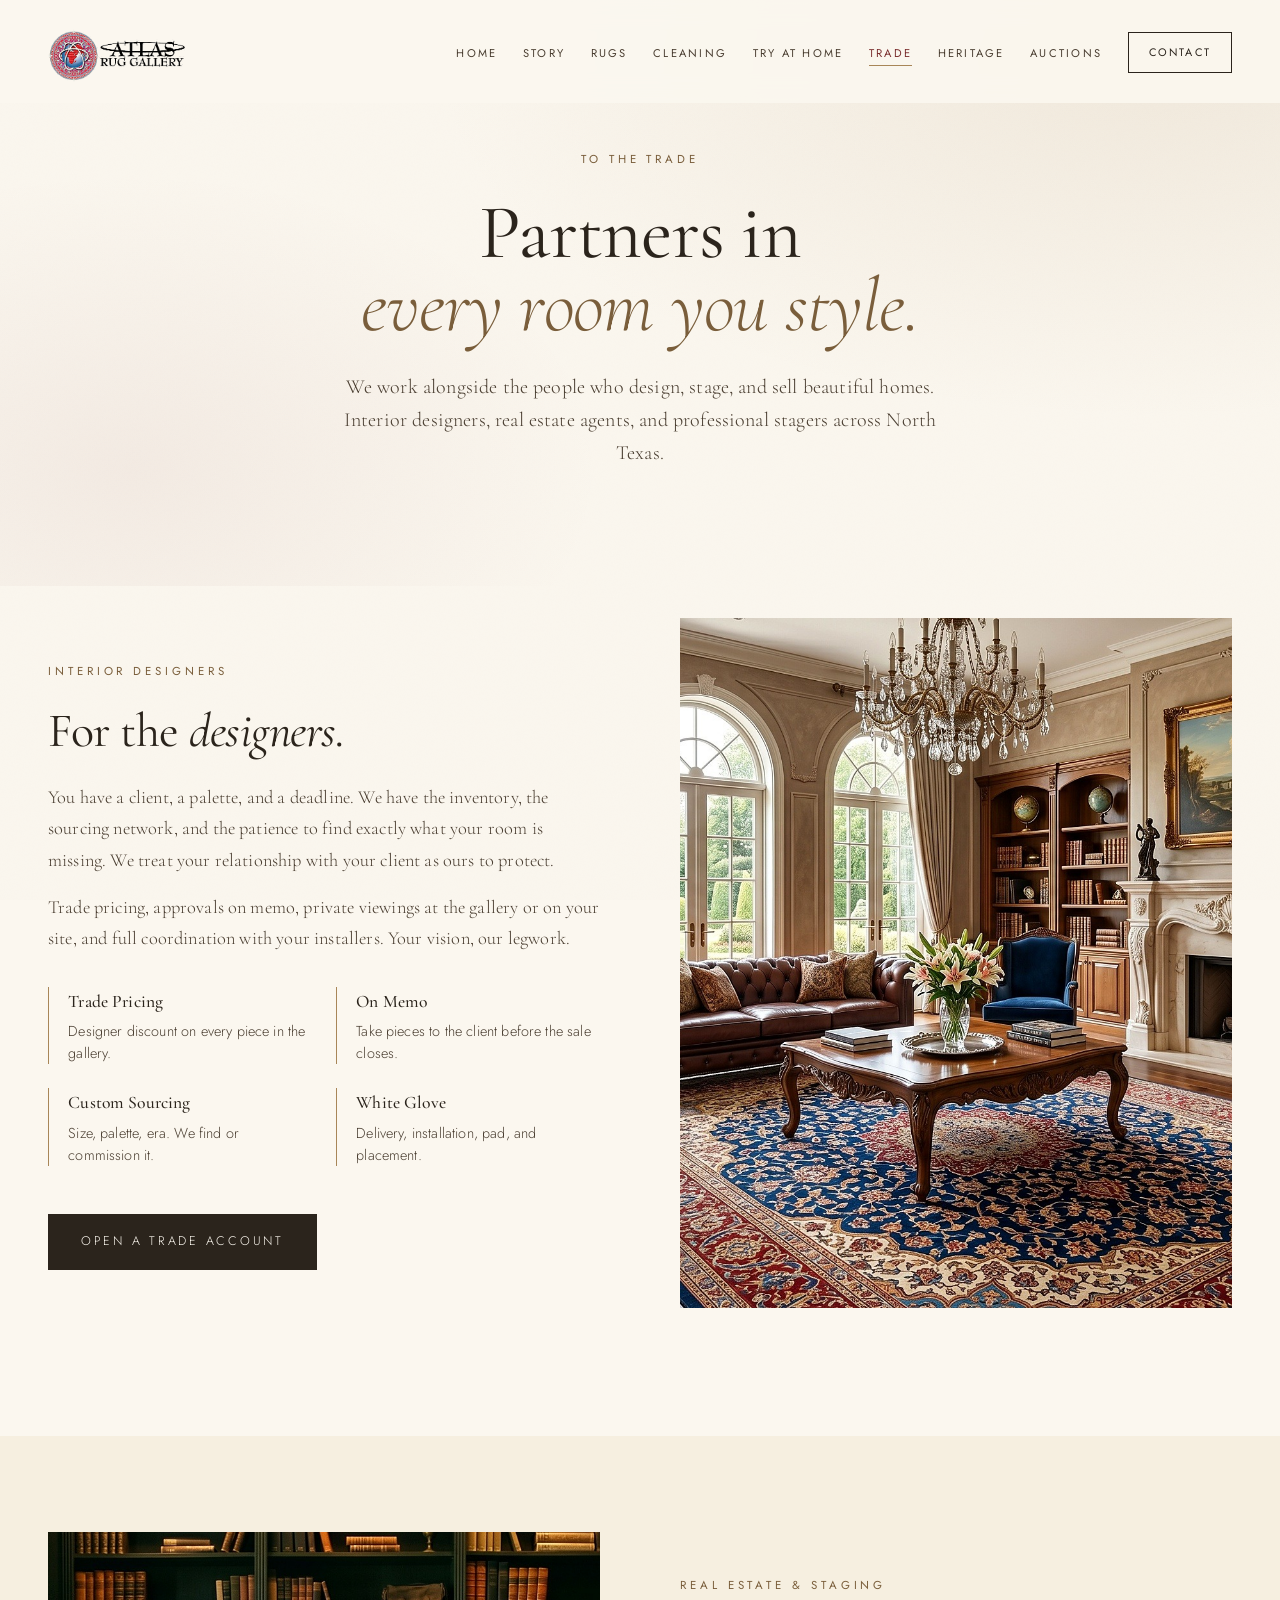
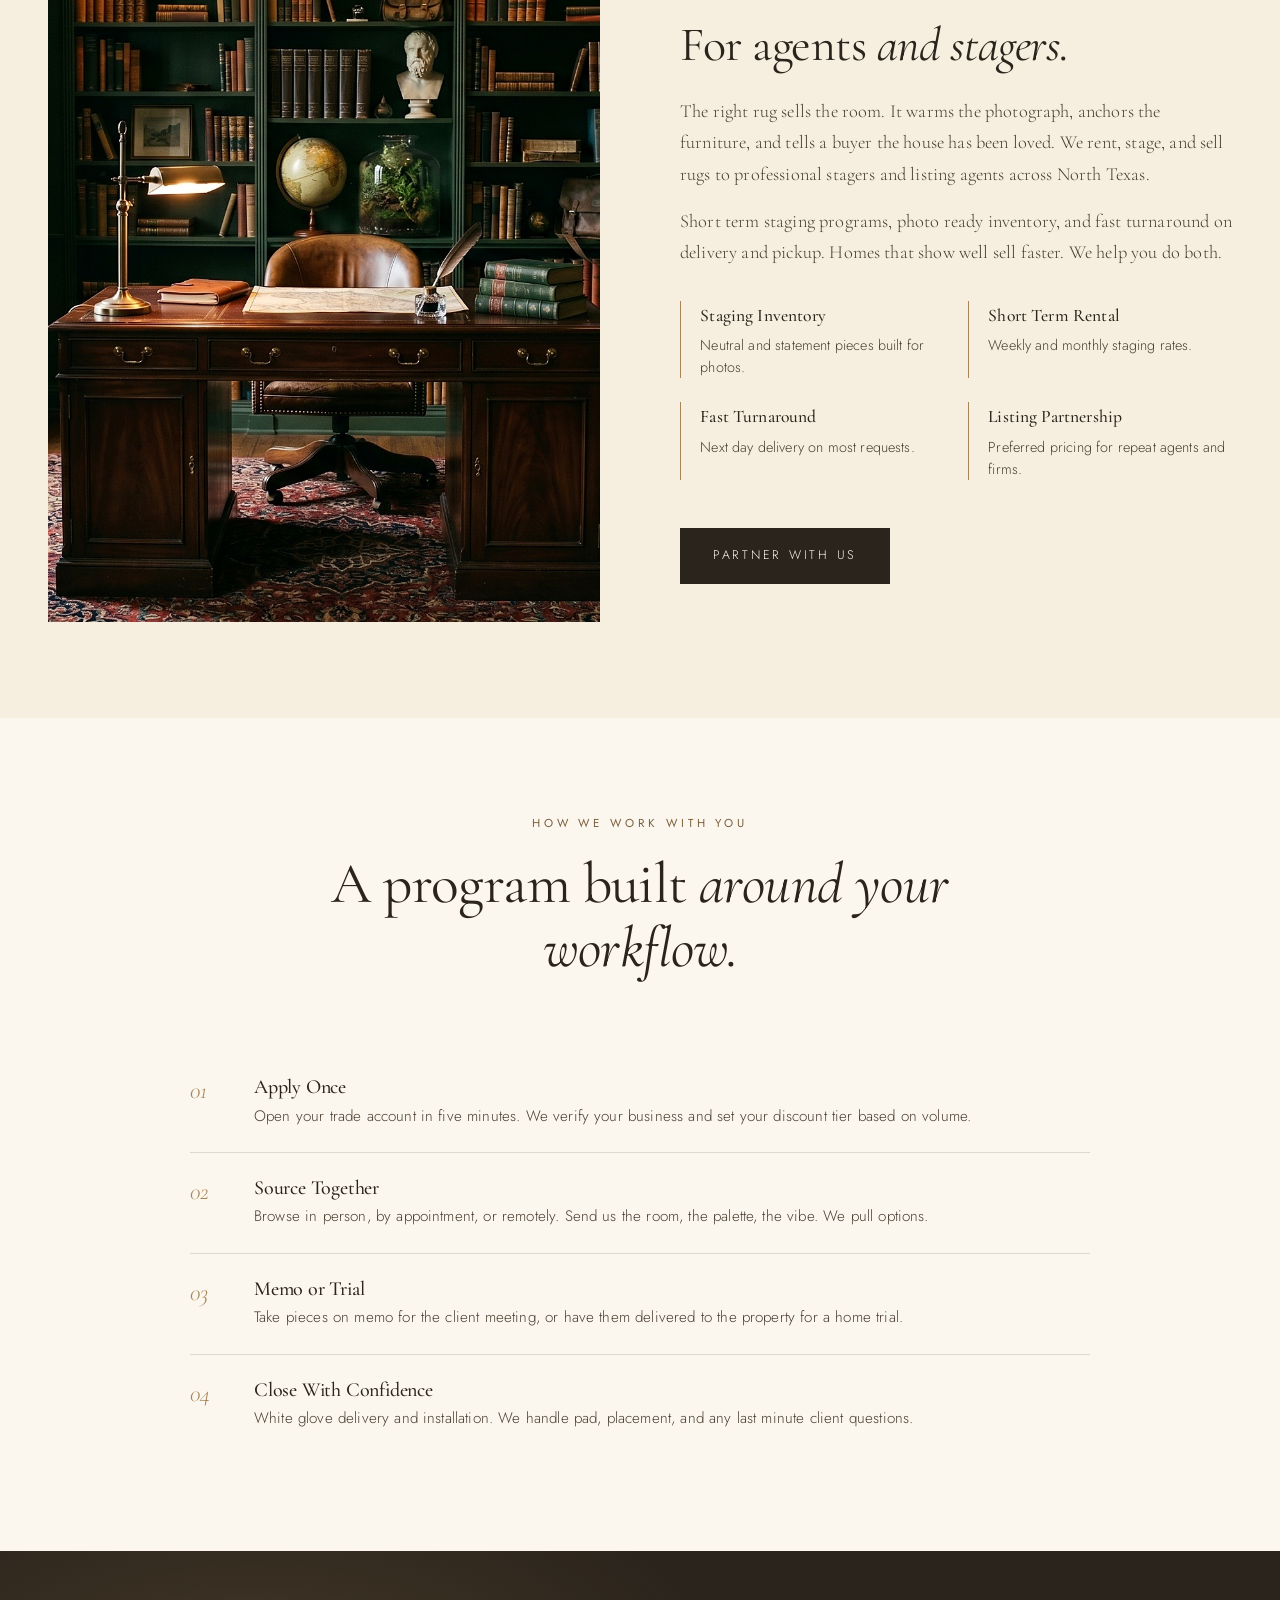
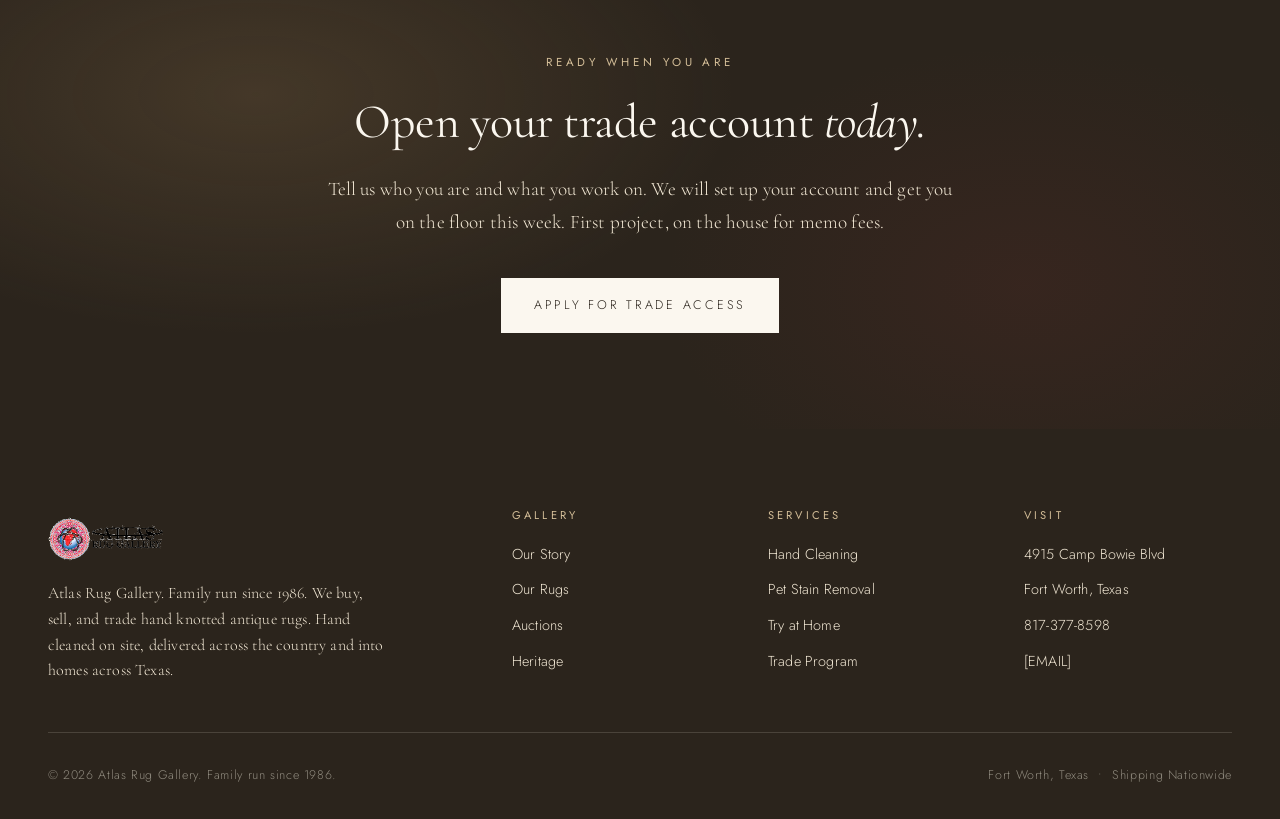
<file: trade.html>
<!DOCTYPE html>
<html lang="en">
<head>
<meta charset="UTF-8">
<meta name="viewport" content="width=device-width, initial-scale=1.0">
<title>For the Trade | Interior Designers &amp; Real Estate Staging | Atlas Rug Gallery</title>
<meta name="description" content="Trade program for interior designers, real estate agents, and home stagers. Trade pricing, memo approvals, short term staging rentals, and white glove service in Fort Worth, Texas.">
<link rel="preconnect" href="https://fonts.googleapis.com">
<link rel="preconnect" href="https://fonts.gstatic.com" crossorigin>
<link href="https://fonts.googleapis.com/css2?family=Cormorant+Garamond:ital,wght@0,300;0,400;0,500;0,600;0,700;1,300;1,400;1,500&family=Jost:wght@300;400;500;600&display=swap" rel="stylesheet">
<link rel="stylesheet" href="assets/styles.css">
</head>
<body>

<nav id="nav">
  <a href="index.html" class="brand-wrap"><img src="assets/images/logo.png" alt="Atlas Rug Gallery" class="brand-logo"></a>
  <button class="burger" id="burger" aria-label="Menu"><span></span><span></span><span></span></button>
  <ul class="nav-links" id="navLinks">
    <li><a href="index.html">Home</a></li>
    <li><a href="about.html">Story</a></li>
    <li><a href="rugs.html">Rugs</a></li>
    <li><a href="cleaning.html">Cleaning</a></li>
    <li><a href="at-home.html">Try at Home</a></li>
    <li><a href="trade.html" class="current">Trade</a></li>
    <li><a href="heritage.html">Heritage</a></li>
    <li><a href="auctions.html">Auctions</a></li>
    <li><a href="contact.html" class="nav-cta">Contact</a></li>
  </ul>
</nav>

<header class="page-hero">
  <div class="center-hero reveal">
    <span class="eyebrow">To the Trade</span>
    <h1>Partners in <span class="line-script ital">every room you style.</span></h1>
    <p class="lede">
      We work alongside the people who design, stage, and sell beautiful homes.
      Interior designers, real estate agents, and professional stagers across
      North Texas.
    </p>
  </div>
</header>

<section style="padding-top:2rem">
  <div class="split">
    <div class="split-text reveal">
      <span class="eyebrow">Interior Designers</span>
      <h2>For the <span class="ital">designers.</span></h2>
      <p>
        You have a client, a palette, and a deadline. We have the inventory, the
        sourcing network, and the patience to find exactly what your room is missing.
        We treat your relationship with your client as ours to protect.
      </p>
      <p>
        Trade pricing, approvals on memo, private viewings at the gallery or on
        your site, and full coordination with your installers. Your vision, our
        legwork.
      </p>
      <div class="feat-grid">
        <div><strong>Trade Pricing</strong><p>Designer discount on every piece in the gallery.</p></div>
        <div><strong>On Memo</strong><p>Take pieces to the client before the sale closes.</p></div>
        <div><strong>Custom Sourcing</strong><p>Size, palette, era. We find or commission it.</p></div>
        <div><strong>White Glove</strong><p>Delivery, installation, pad, and placement.</p></div>
      </div>
      <a href="contact.html" class="btn mt-3">Open a Trade Account</a>
    </div>
    <div class="split-img reveal">
      <div class="frame bordered"><img src="assets/images/library-rug.jpg" alt="Elegant library interior with Persian rug"></div>
    </div>
  </div>
</section>

<section style="background:var(--cream-100);margin-top:2rem">
  <div class="container">
    <div class="split reverse">
      <div class="split-text reveal">
        <span class="eyebrow">Real Estate &amp; Staging</span>
        <h2>For agents <span class="ital">and stagers.</span></h2>
        <p>
          The right rug sells the room. It warms the photograph, anchors the
          furniture, and tells a buyer the house has been loved. We rent, stage,
          and sell rugs to professional stagers and listing agents across North Texas.
        </p>
        <p>
          Short term staging programs, photo ready inventory, and fast turnaround
          on delivery and pickup. Homes that show well sell faster. We help you do
          both.
        </p>
        <div class="feat-grid">
          <div><strong>Staging Inventory</strong><p>Neutral and statement pieces built for photos.</p></div>
          <div><strong>Short Term Rental</strong><p>Weekly and monthly staging rates.</p></div>
          <div><strong>Fast Turnaround</strong><p>Next day delivery on most requests.</p></div>
          <div><strong>Listing Partnership</strong><p>Preferred pricing for repeat agents and firms.</p></div>
        </div>
        <a href="contact.html" class="btn mt-3">Partner With Us</a>
      </div>
      <div class="split-img reveal">
        <div class="frame bordered"><img src="assets/images/dark-academia-office.jpg" alt="Staged home office with antique Persian rug"></div>
      </div>
    </div>
  </div>
</section>

<section>
  <div class="container-narrow">
    <div class="section-head reveal">
      <span class="eyebrow center">How We Work With You</span>
      <h2>A program built <span class="ital">around your workflow.</span></h2>
    </div>
    <ol class="service-list reveal">
      <li><span class="num">01</span><div><h4>Apply Once</h4><p>Open your trade account in five minutes. We verify your business and set your discount tier based on volume.</p></div></li>
      <li><span class="num">02</span><div><h4>Source Together</h4><p>Browse in person, by appointment, or remotely. Send us the room, the palette, the vibe. We pull options.</p></div></li>
      <li><span class="num">03</span><div><h4>Memo or Trial</h4><p>Take pieces on memo for the client meeting, or have them delivered to the property for a home trial.</p></div></li>
      <li><span class="num">04</span><div><h4>Close With Confidence</h4><p>White glove delivery and installation. We handle pad, placement, and any last minute client questions.</p></div></li>
    </ol>
  </div>
</section>

<section class="dark-section" style="padding:6rem var(--gutter)">
  <div class="container center reveal">
    <span class="eyebrow">Ready When You Are</span>
    <h2 style="font-size:clamp(2rem,4vw,3rem);margin-top:1rem">Open your trade account <span class="ital">today.</span></h2>
    <p style="font-family:var(--serif);font-size:1.2rem;line-height:1.7;max-width:640px;margin:1.5rem auto 0;font-weight:300">
      Tell us who you are and what you work on. We will set up your account and
      get you on the floor this week. First project, on the house for memo fees.
    </p>
    <div class="cta-row" style="justify-content:center;margin-top:2.5rem">
      <a href="contact.html" class="btn light">Apply for Trade Access</a>
    </div>
  </div>
</section>

<footer>
  <div class="foot-grid">
    <div>
      <div class="foot-brand"><img src="assets/images/logo.png" alt="Atlas Rug Gallery"></div>
      <p class="foot-about">Atlas Rug Gallery. Family run since 1986. We buy, sell, and trade hand knotted antique rugs. Hand cleaned on site, delivered across the country and into homes across Texas.</p>
    </div>
    <div class="foot-col"><h4>Gallery</h4><ul>
      <li><a href="about.html">Our Story</a></li>
      <li><a href="rugs.html">Our Rugs</a></li>
      <li><a href="auctions.html">Auctions</a></li>
      <li><a href="heritage.html">Heritage</a></li>
    </ul></div>
    <div class="foot-col"><h4>Services</h4><ul>
      <li><a href="cleaning.html">Hand Cleaning</a></li>
      <li><a href="cleaning.html">Pet Stain Removal</a></li>
      <li><a href="at-home.html">Try at Home</a></li>
      <li><a href="trade.html">Trade Program</a></li>
    </ul></div>
    <div class="foot-col"><h4>Visit</h4><ul>
      <li>4915 Camp Bowie Blvd</li>
      <li>Fort Worth, Texas</li>
      <li>817-377-8598</li>
      <li>[EMAIL]</li>
    </ul></div>
  </div>
  <div class="foot-bottom">
    <div>&copy; <span id="yr"></span> Atlas Rug Gallery. Family run since 1986.</div>
    <div>Fort Worth, Texas &nbsp;&bull;&nbsp; Shipping Nationwide</div>
  </div>
</footer>

<script src="assets/site.js"></script>
</body>
</html>
</file>
<file: assets/styles.css>
/* =========================================================
   Atlas Rug Gallery — shared stylesheet
   ========================================================= */
:root{
  --cream-50:#FBF7EF;
  --cream-100:#F6EFE0;
  --cream-200:#EFE5D2;
  --cream-300:#E3D4B8;
  --sand:#D4BE98;
  --bronze:#A88658;
  --bronze-deep:#7A5E3B;
  --ink:#2B241C;
  --ink-soft:#4A3E31;
  --persian:#7A2E2E;
  --persian-deep:#5A1F1F;
  --line:rgba(43,36,28,.14);
  --line-soft:rgba(43,36,28,.08);

  --serif:'Cormorant Garamond', 'Didot', 'Times New Roman', serif;
  --sans:'Jost', 'Futura', 'Helvetica Neue', sans-serif;

  --maxw:1280px;
  --gutter:clamp(1.25rem, 4vw, 3rem);
}

*{margin:0;padding:0;box-sizing:border-box}
html{scroll-behavior:smooth;scroll-padding-top:90px}
body{
  font-family:var(--sans);
  font-weight:300;
  color:var(--ink);
  background:var(--cream-50);
  line-height:1.7;
  font-size:16px;
  overflow-x:hidden;
  -webkit-font-smoothing:antialiased;
  letter-spacing:.01em;
}

/* paper grain */
body::before{
  content:"";
  position:fixed;inset:0;pointer-events:none;z-index:1;opacity:.35;
  background-image:url("data:image/svg+xml;utf8,<svg xmlns='http://www.w3.org/2000/svg' width='200' height='200'><filter id='n'><feTurbulence type='fractalNoise' baseFrequency='.9' numOctaves='2' stitchTiles='stitch'/><feColorMatrix values='0 0 0 0 .15  0 0 0 0 .12  0 0 0 0 .09  0 0 0 .05 0'/></filter><rect width='100%' height='100%' filter='url(%23n)'/></svg>");
  mix-blend-mode:multiply;
}

/* ------ typography ------ */
h1,h2,h3,h4{font-family:var(--serif);font-weight:400;color:var(--ink);line-height:1.1;letter-spacing:-.01em}
.eyebrow{
  font-family:var(--sans);font-size:.72rem;text-transform:uppercase;
  letter-spacing:.34em;font-weight:400;color:var(--bronze-deep);
  display:inline-block;padding-bottom:.5rem;
}
.eyebrow.center{text-align:center;display:block}
.eyebrow.light{color:var(--sand)}
.rule{width:40px;height:1px;background:var(--bronze);display:inline-block;vertical-align:middle;margin:0 1rem}
.rule.wide{width:80px}
.ital{font-style:italic;font-weight:400}
a{color:inherit;text-decoration:none;transition:color .3s ease}

/* ------ nav ------ */
nav{
  position:fixed;top:0;left:0;right:0;z-index:100;
  padding:1.25rem var(--gutter);
  display:flex;align-items:center;justify-content:space-between;
  background:rgba(251,247,239,.88);
  backdrop-filter:blur(12px);-webkit-backdrop-filter:blur(12px);
  border-bottom:1px solid transparent;transition:all .4s ease;
}
nav.scrolled{padding:.85rem var(--gutter);border-bottom:1px solid var(--line);background:rgba(251,247,239,.97)}

.brand-wrap{display:flex;align-items:center;gap:.85rem}
.brand-logo{height:62px;width:auto;display:block}
nav.scrolled .brand-logo{height:52px}
.brand-txt{
  display:none;
  font-family:var(--serif);font-size:1.35rem;font-weight:500;
  letter-spacing:.02em;color:var(--ink);
}
.brand-txt .amp{color:var(--bronze);font-style:italic;font-weight:400;margin:0 .15em}

.nav-links{display:flex;gap:1.6rem;align-items:center;list-style:none}
.nav-links a{
  font-size:.7rem;text-transform:uppercase;letter-spacing:.2em;
  font-weight:400;color:var(--ink-soft);position:relative;padding:.35rem 0;
}
.nav-links a:hover{color:var(--persian)}
.nav-links a.current{color:var(--persian)}
.nav-links a::after{
  content:"";position:absolute;left:0;right:0;bottom:0;height:1px;
  background:var(--bronze);transform:scaleX(0);transform-origin:left;transition:transform .35s ease;
}
.nav-links a:hover::after,.nav-links a.current::after{transform:scaleX(1)}

.nav-cta{font-size:.68rem !important;padding:.7rem 1.25rem !important;border:1px solid var(--ink);color:var(--ink) !important}
.nav-cta:hover{background:var(--ink);color:var(--cream-50) !important}
.nav-cta::after{display:none !important}

.burger{display:none;background:none;border:none;cursor:pointer;padding:.4rem;color:var(--ink)}
.burger span{display:block;width:24px;height:1px;background:var(--ink);margin:6px 0;transition:.3s}

@media (max-width:960px){
  .nav-links{
    position:fixed;top:0;right:0;bottom:0;width:min(320px,80vw);
    background:var(--cream-100);flex-direction:column;justify-content:center;
    gap:1.6rem;padding:2rem;transform:translateX(100%);transition:transform .4s ease;
    box-shadow:-20px 0 60px rgba(0,0,0,.1);
  }
  .nav-links.open{transform:translateX(0)}
  .burger{display:block;z-index:101}
}

/* ------ page hero ------ */
.page-hero{
  padding:9rem var(--gutter) 5rem;
  position:relative;
  background:
    radial-gradient(1200px 600px at 90% 10%, rgba(168,134,88,.12), transparent 60%),
    radial-gradient(800px 500px at 10% 80%, rgba(122,46,46,.06), transparent 60%),
    var(--cream-50);
}
.page-hero.with-image{
  display:grid;grid-template-columns:1.05fr .95fr;gap:4rem;align-items:center;
  min-height:85vh;max-width:var(--maxw);margin:0 auto;
  padding-top:8rem;
}
.page-hero .hero-text{max-width:620px;position:relative;z-index:2}
.page-hero h1{
  font-size:clamp(2.75rem, 6vw, 5.5rem);line-height:.95;
  margin:1.2rem 0 1.75rem;font-weight:400;
}
.page-hero h1 .line-script{font-style:italic;color:var(--bronze-deep);font-weight:300;display:block}
.page-hero .lede{
  font-family:var(--serif);font-size:1.25rem;line-height:1.65;
  color:var(--ink-soft);max-width:520px;margin-bottom:2.25rem;font-weight:300;
}
.hero-img{position:relative;aspect-ratio:4/5;max-height:78vh;overflow:hidden}
.hero-img img{width:100%;height:100%;object-fit:cover;display:block}
.hero-img::after{
  content:"";position:absolute;right:-20px;bottom:-20px;
  width:60%;height:60%;border:1px solid var(--bronze);z-index:-1;
}

.center-hero{text-align:center;max-width:900px;margin:0 auto}
.center-hero .lede{margin-left:auto;margin-right:auto;max-width:640px}

@media (max-width:900px){
  .page-hero.with-image{grid-template-columns:1fr;gap:3rem;padding-top:7rem;min-height:auto}
  .hero-img{aspect-ratio:1/1;max-height:none}
}

/* ------ buttons ------ */
.cta-row{display:flex;gap:1rem;flex-wrap:wrap}
.btn{
  font-family:var(--sans);font-size:.78rem;text-transform:uppercase;
  letter-spacing:.22em;padding:1rem 2rem;border:1px solid var(--ink);
  background:var(--ink);color:var(--cream-50);cursor:pointer;
  transition:all .3s ease;display:inline-block;
}
.btn:hover{background:var(--persian);border-color:var(--persian);color:var(--cream-50)}
.btn.outline{background:transparent;color:var(--ink)}
.btn.outline:hover{background:var(--ink);color:var(--cream-50)}
.btn.light{background:var(--cream-50);color:var(--ink);border-color:var(--cream-50)}
.btn.light:hover{background:var(--persian);color:var(--cream-50);border-color:var(--persian)}

/* ------ sections ------ */
section{padding:6rem var(--gutter);position:relative;z-index:2}
.container{max-width:var(--maxw);margin:0 auto}
.container-narrow{max-width:900px;margin:0 auto}
.section-head{text-align:center;max-width:720px;margin:0 auto 4.5rem}
.section-head h2{font-size:clamp(2.3rem,4.5vw,3.6rem);margin-top:.75rem}
.section-head p{font-family:var(--serif);font-size:1.2rem;color:var(--ink-soft);margin-top:1.5rem;font-style:italic;font-weight:300}

/* ------ image frames ------ */
.frame{position:relative;overflow:hidden}
.frame img{width:100%;height:100%;object-fit:cover;display:block;transition:transform 1.2s ease}
.frame:hover img{transform:scale(1.03)}
.frame.bordered::after{content:"";position:absolute;right:-14px;bottom:-14px;width:55%;height:55%;border:1px solid var(--bronze);z-index:-1;pointer-events:none}

/* ------ meta strip ------ */
.meta-strip{
  display:flex;gap:2.5rem;padding-top:2rem;border-top:1px solid var(--line);flex-wrap:wrap;
}
.meta-strip div{font-size:.78rem;color:var(--ink-soft);letter-spacing:.05em}
.meta-strip strong{
  display:block;font-family:var(--serif);font-size:1.05rem;color:var(--ink);
  font-weight:500;margin-top:.3rem;letter-spacing:.01em;
}

/* ------ home page cards ------ */
.home-cards{
  display:grid;grid-template-columns:repeat(4,1fr);gap:1.5rem;
}
.home-card{
  position:relative;overflow:hidden;min-height:420px;
  border:1px solid var(--line);background:var(--cream-100);
  display:flex;flex-direction:column;
}
.home-card .frame{aspect-ratio:3/4;height:60%}
.home-card .body{padding:1.75rem;flex:1;display:flex;flex-direction:column}
.home-card .eyebrow{font-size:.65rem;margin-bottom:.25rem}
.home-card h3{font-size:1.5rem;margin-bottom:.5rem}
.home-card p{font-family:var(--serif);font-size:1rem;line-height:1.5;color:var(--ink-soft);font-weight:300;flex:1}
.home-card .arrow{margin-top:1rem;font-size:.7rem;text-transform:uppercase;letter-spacing:.24em;color:var(--bronze-deep)}
.home-card:hover .arrow{color:var(--persian)}

@media (max-width:1024px){.home-cards{grid-template-columns:1fr 1fr}}
@media (max-width:560px){.home-cards{grid-template-columns:1fr}}

/* ------ split block (text + image) ------ */
.split{
  display:grid;grid-template-columns:1fr 1fr;gap:5rem;align-items:center;
  max-width:var(--maxw);margin:0 auto;
}
.split.reverse .split-text{order:2}
.split.reverse .split-img{order:1}
.split-text h2{font-size:clamp(2rem,4vw,3rem);margin:1rem 0 1.5rem}
.split-text p{font-family:var(--serif);font-size:1.15rem;line-height:1.7;color:var(--ink-soft);font-weight:300}
.split-text p + p{margin-top:1rem}
.split-img .frame{aspect-ratio:4/5}
.split + .split{margin-top:6rem;padding-top:6rem;border-top:1px solid var(--line-soft)}
@media (max-width:900px){
  .split,.split.reverse .split-text,.split.reverse .split-img{grid-template-columns:1fr;order:unset}
}

/* ------ feature lists ------ */
.service-list{list-style:none;margin-top:2rem}
.service-list li{
  padding:1.5rem 0;border-bottom:1px solid var(--line);
  display:grid;grid-template-columns:40px 1fr;gap:1.5rem;align-items:start;
}
.service-list li:last-child{border-bottom:none}
.service-list .num{font-family:var(--serif);font-style:italic;font-size:1.5rem;color:var(--bronze);line-height:1;padding-top:.2rem}
.service-list h4{font-size:1.25rem;margin-bottom:.35rem;font-weight:500}
.service-list p{font-size:.95rem;color:var(--ink-soft);line-height:1.6}

.feat-grid{margin-top:2rem;display:grid;grid-template-columns:1fr 1fr;gap:1.5rem}
.feat-grid div{padding-left:1.2rem;border-left:1px solid var(--bronze)}
.feat-grid strong{display:block;font-family:var(--serif);font-size:1.1rem;font-weight:500;margin-bottom:.3rem}
.feat-grid p{font-size:.9rem;font-family:var(--sans);color:var(--ink-soft);line-height:1.5;font-weight:300}
@media (max-width:640px){.feat-grid{grid-template-columns:1fr}}

/* ------ step cards ------ */
.steps{display:grid;grid-template-columns:repeat(4,1fr);gap:1.5rem;margin-top:3rem}
.step{
  padding:1.75rem 1.5rem;border:1px solid var(--line);background:var(--cream-50);
  transition:all .4s ease;
}
.step:hover{background:var(--cream-100);transform:translateY(-3px)}
.step .n{font-family:var(--serif);font-style:italic;color:var(--bronze);font-size:1.2rem;margin-bottom:.5rem;display:block}
.step strong{display:block;font-family:var(--serif);font-size:1.25rem;font-weight:500;margin-bottom:.5rem}
.step p{font-size:.9rem;color:var(--ink-soft);line-height:1.5}
@media (max-width:900px){.steps{grid-template-columns:1fr 1fr}}
@media (max-width:560px){.steps{grid-template-columns:1fr}}

/* ------ stats block ------ */
.stats{
  display:grid;grid-template-columns:repeat(4,1fr);gap:2rem;
  padding:3rem 0;border-top:1px solid var(--line);border-bottom:1px solid var(--line);
}
.stat{text-align:center}
.stat .big{display:block;font-family:var(--serif);font-size:3rem;font-weight:400;color:var(--persian);line-height:1}
.stat .big .sup{font-size:.7em;vertical-align:super;color:var(--bronze)}
.stat .lbl{display:block;margin-top:.75rem;font-size:.7rem;text-transform:uppercase;letter-spacing:.28em;color:var(--ink-soft);line-height:1.4}
@media (max-width:768px){.stats{grid-template-columns:1fr 1fr}}

/* ------ dark section ------ */
.dark-section{
  background:var(--ink);color:var(--cream-100);position:relative;overflow:hidden;
}
.dark-section::before{
  content:"";position:absolute;inset:0;
  background:
    radial-gradient(800px 400px at 20% 30%, rgba(168,134,88,.2), transparent 60%),
    radial-gradient(600px 400px at 80% 70%, rgba(122,46,46,.15), transparent 60%);
  pointer-events:none;
}
.dark-section > *{position:relative;z-index:1}
.dark-section h2,.dark-section h3{color:var(--cream-50)}
.dark-section p{color:var(--cream-200)}
.dark-section .eyebrow{color:var(--sand)}
.dark-section .step{background:rgba(244,239,224,.04);border-color:rgba(244,239,224,.2)}
.dark-section .step strong{color:var(--cream-50)}
.dark-section .step p{color:var(--cream-200)}

/* ------ accent banner ------ */
.accent-banner{
  padding:5rem var(--gutter);background:var(--persian);color:var(--cream-50);text-align:center;
}
.accent-banner h3{color:var(--cream-50);font-size:clamp(2rem,4vw,3rem);font-style:italic;font-weight:400}
.accent-banner h3 .amp{color:var(--sand);font-weight:300}
.accent-banner p{font-family:var(--serif);font-size:1.2rem;margin-top:1rem;color:var(--cream-200);font-weight:300;max-width:600px;margin-left:auto;margin-right:auto}
.accent-banner .btn{margin-top:2rem}

/* ------ badge overlay ------ */
.img-with-badge{position:relative}
.badge{
  position:absolute;top:-30px;right:-30px;width:150px;height:150px;
  background:var(--persian);color:var(--cream-50);border-radius:50%;
  display:flex;align-items:center;justify-content:center;flex-direction:column;text-align:center;
  font-family:var(--serif);font-size:.9rem;line-height:1.2;padding:1rem;
  box-shadow:0 20px 50px rgba(122,46,46,.3);transform:rotate(-8deg);z-index:3;
}
.badge strong{font-size:1.5rem;display:block;font-weight:500;font-style:italic}
@media (max-width:768px){.badge{width:120px;height:120px;top:-20px;right:-10px}}

/* ------ contact / visit ------ */
.visit-grid{
  max-width:var(--maxw);margin:0 auto;
  display:grid;grid-template-columns:1fr 1fr;gap:5rem;align-items:start;
}
.visit-details{display:grid;gap:2rem;margin-top:2rem}
.visit-row{
  display:grid;grid-template-columns:120px 1fr;gap:1rem;
  padding-bottom:1.5rem;border-bottom:1px solid var(--line);align-items:start;
}
.visit-row:last-child{border-bottom:none}
.visit-row .lbl{font-size:.7rem;text-transform:uppercase;letter-spacing:.28em;color:var(--bronze-deep);padding-top:.35rem}
.visit-row .val{font-family:var(--serif);font-size:1.2rem;line-height:1.5;color:var(--ink);font-weight:400}
.visit-row .val small{font-family:var(--sans);font-size:.85rem;color:var(--ink-soft);display:block;margin-top:.3rem;font-weight:300}

.hours-list{margin-top:.5rem}
.hours-list div{display:flex;justify-content:space-between;padding:.35rem 0;font-family:var(--sans);font-size:.95rem;color:var(--ink-soft);font-weight:300}
.hours-list div.closed{color:var(--bronze-deep);font-style:italic}

.contact-form{background:var(--cream-50);padding:3rem;border:1px solid var(--line)}
.contact-form h3{font-size:1.8rem;margin-bottom:.5rem}
.contact-form p.desc{color:var(--ink-soft);font-size:.95rem;margin-bottom:2rem}
.field{display:block;margin-bottom:1.25rem}
.field label{display:block;font-size:.7rem;text-transform:uppercase;letter-spacing:.22em;color:var(--ink-soft);margin-bottom:.5rem}
.field input,.field select,.field textarea{
  width:100%;padding:.85rem 0;
  font-family:var(--serif);font-size:1.05rem;color:var(--ink);
  background:transparent;border:none;border-bottom:1px solid var(--line);
  outline:none;transition:border-color .3s ease;
}
.field input:focus,.field select:focus,.field textarea:focus{border-color:var(--bronze)}
.field textarea{resize:vertical;min-height:90px}
.contact-form .btn{width:100%;margin-top:.5rem}

@media (max-width:900px){.visit-grid{grid-template-columns:1fr;gap:3rem}}

/* ------ footer ------ */
footer{background:var(--ink);color:var(--cream-200);padding:5rem var(--gutter) 2rem;position:relative;z-index:2}
.foot-grid{
  max-width:var(--maxw);margin:0 auto;
  display:grid;grid-template-columns:2fr 1fr 1fr 1fr;gap:3rem;
  padding-bottom:3rem;border-bottom:1px solid rgba(244,239,224,.15);
}
.foot-brand{display:flex;align-items:center;gap:.85rem;margin-bottom:1.25rem}
.foot-brand img{height:52px;width:auto;filter:brightness(1.2)}
.foot-brand-txt{font-family:var(--serif);font-size:1.6rem;color:var(--cream-50);font-weight:500}
.foot-brand-txt .amp{color:var(--sand);font-style:italic}
.foot-about{font-family:var(--serif);font-size:1rem;line-height:1.6;color:var(--cream-200);max-width:340px;font-weight:300}
.foot-col h4{font-family:var(--sans);font-size:.7rem;text-transform:uppercase;letter-spacing:.28em;color:var(--sand);margin-bottom:1.25rem;font-weight:400}
.foot-col ul{list-style:none}
.foot-col li{margin-bottom:.7rem;font-size:.9rem}
.foot-col a:hover{color:var(--sand)}
.foot-bottom{
  max-width:var(--maxw);margin:0 auto;padding-top:2rem;
  display:flex;justify-content:space-between;flex-wrap:wrap;gap:1rem;
  font-size:.78rem;color:rgba(244,239,224,.5);letter-spacing:.05em;
}
@media (max-width:900px){.foot-grid{grid-template-columns:1fr 1fr;gap:2.5rem}}
@media (max-width:560px){.foot-grid{grid-template-columns:1fr}}

/* ------ motion ------ */
/* reveal class kept for future animation but content is always visible */
.reveal{opacity:1}

@media (prefers-reduced-motion:reduce){
  *,*::before,*::after{animation-duration:.01ms !important;transition-duration:.01ms !important}
}

/* ------ utilities ------ */
.mt-1{margin-top:1rem}.mt-2{margin-top:2rem}.mt-3{margin-top:3rem}
.center{text-align:center}
</file>
